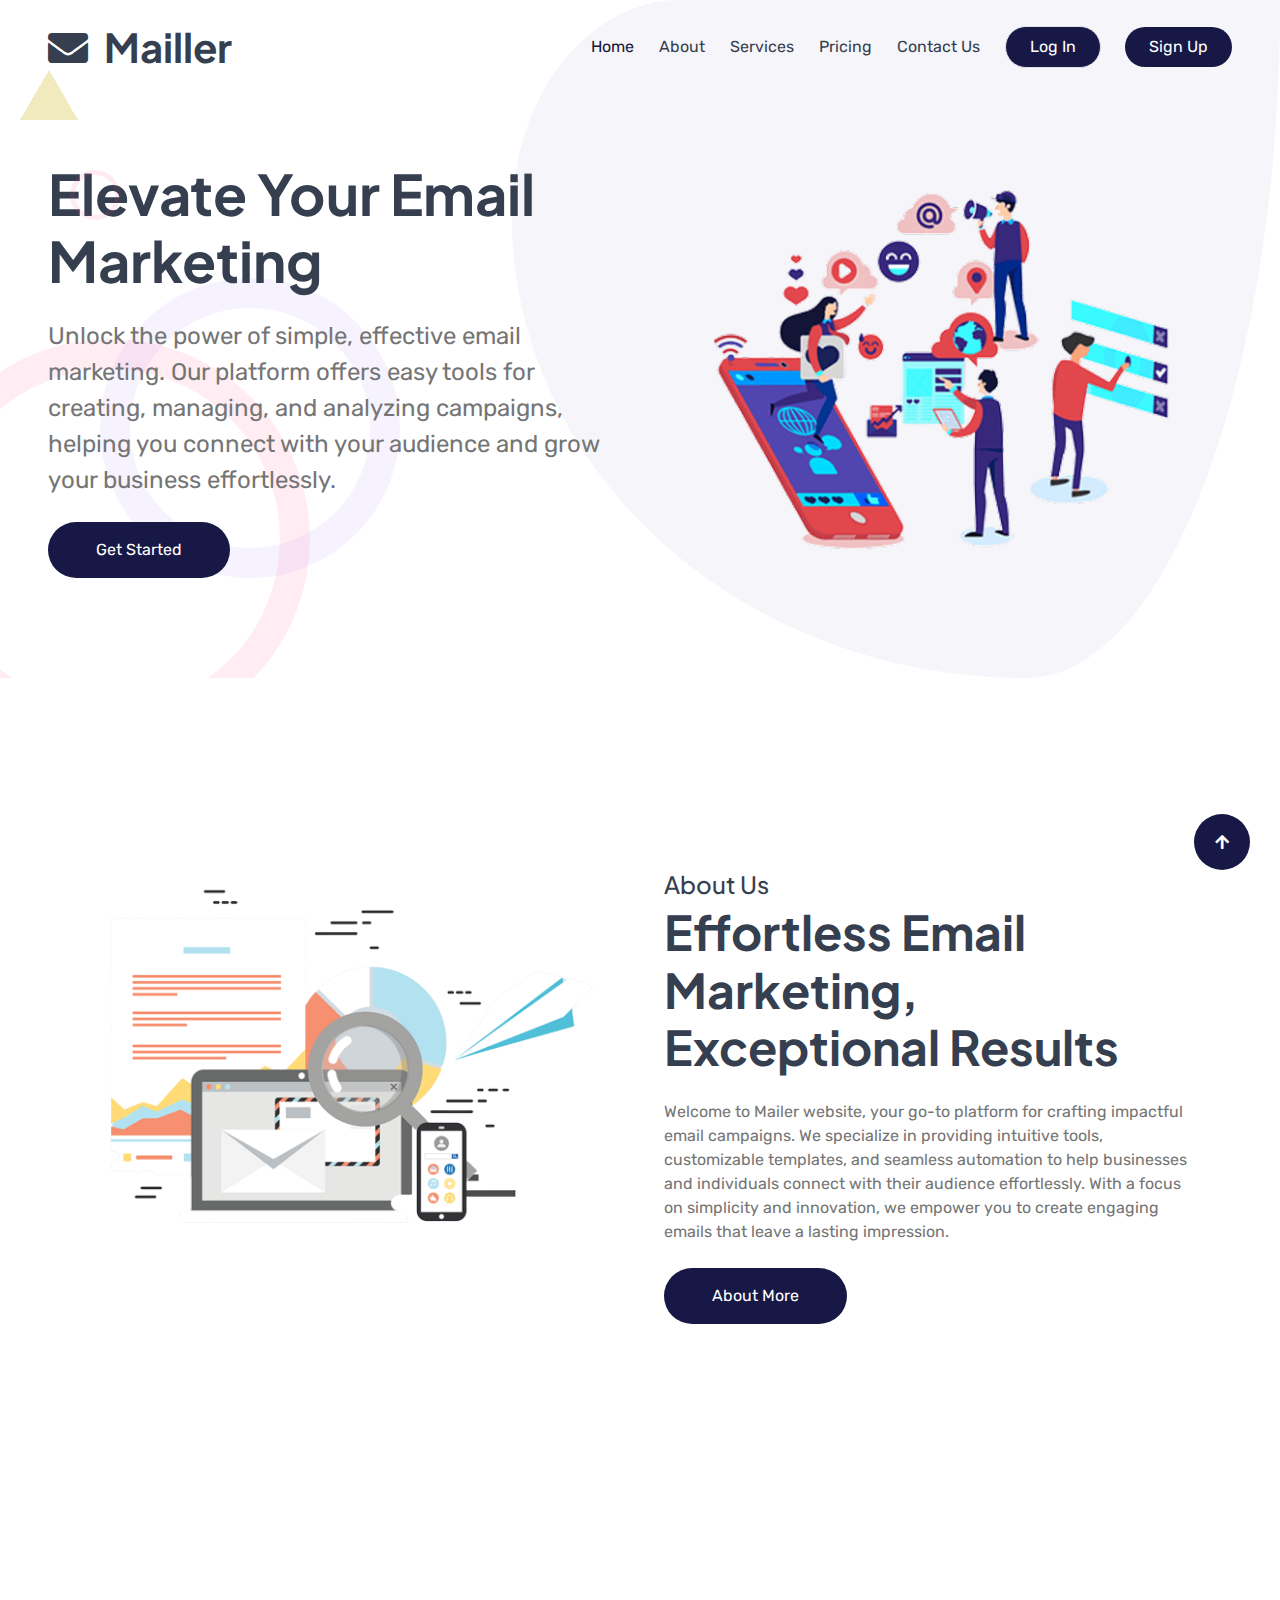
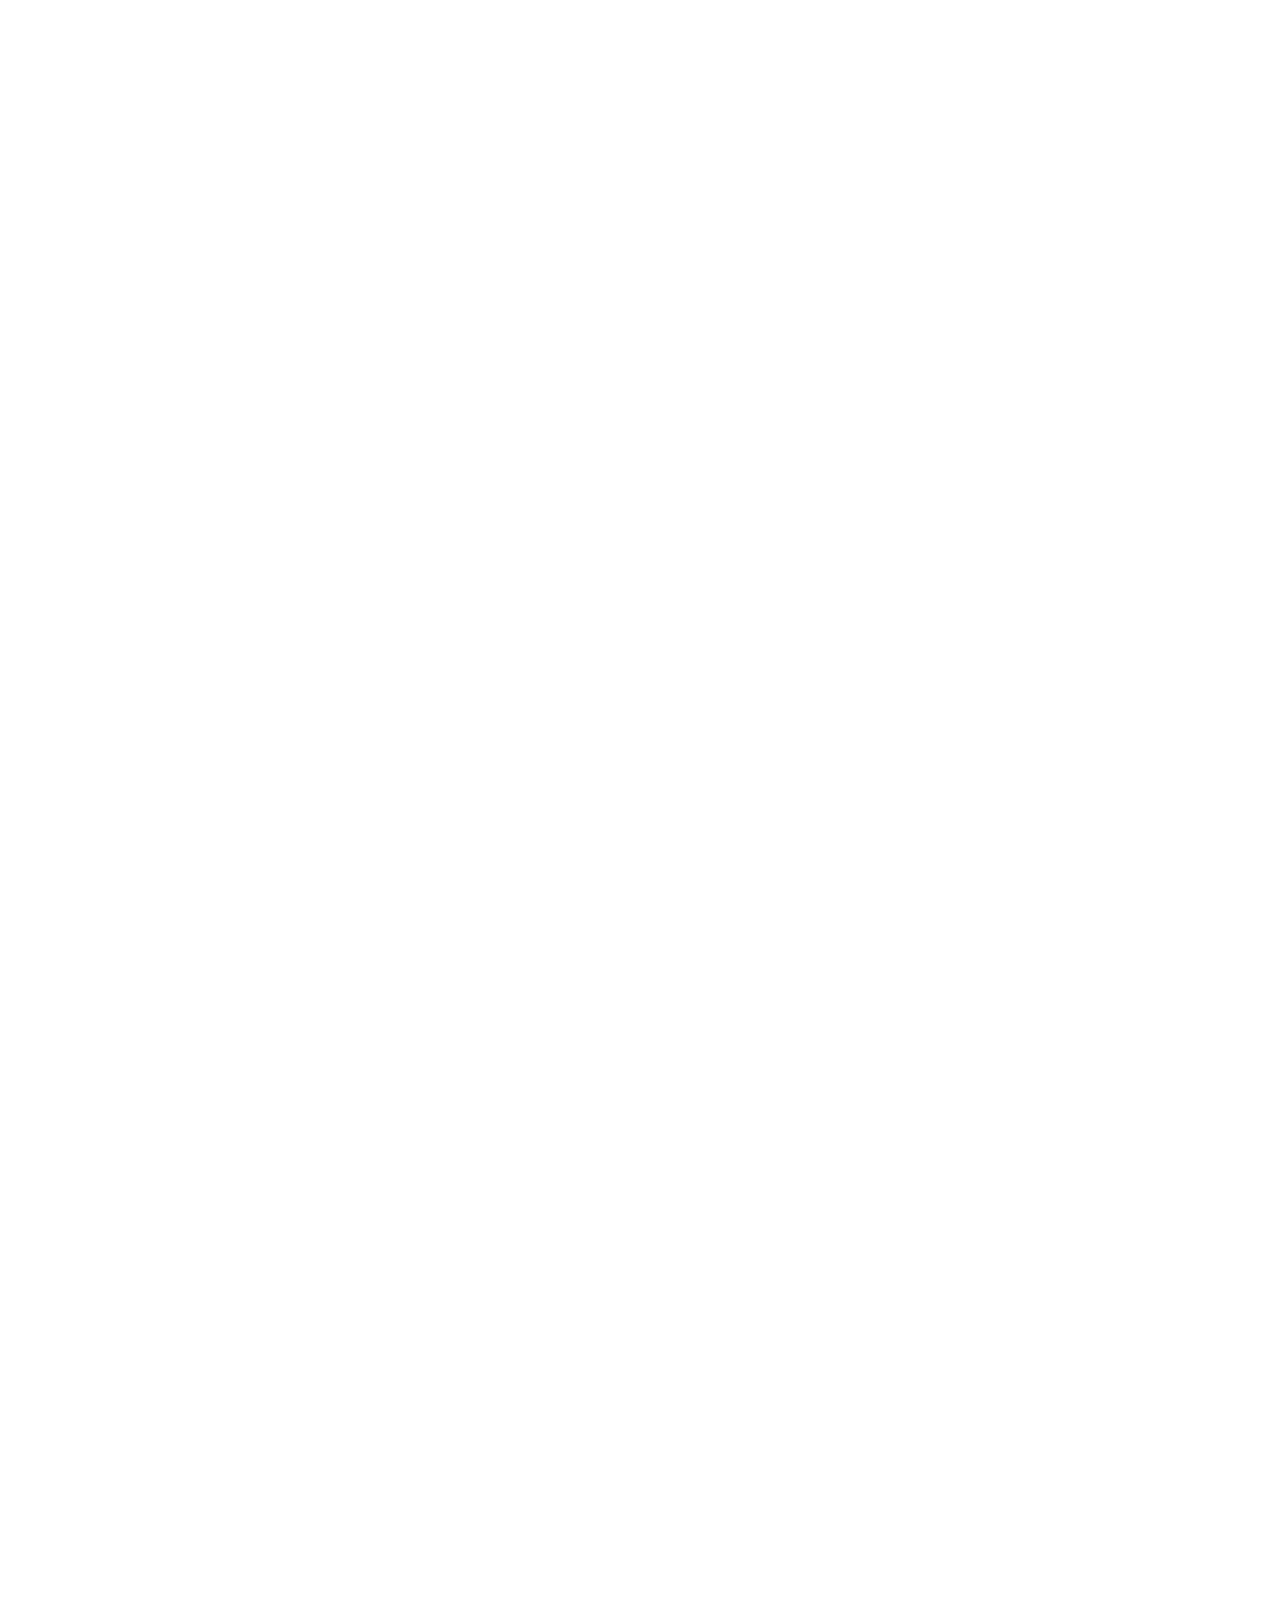
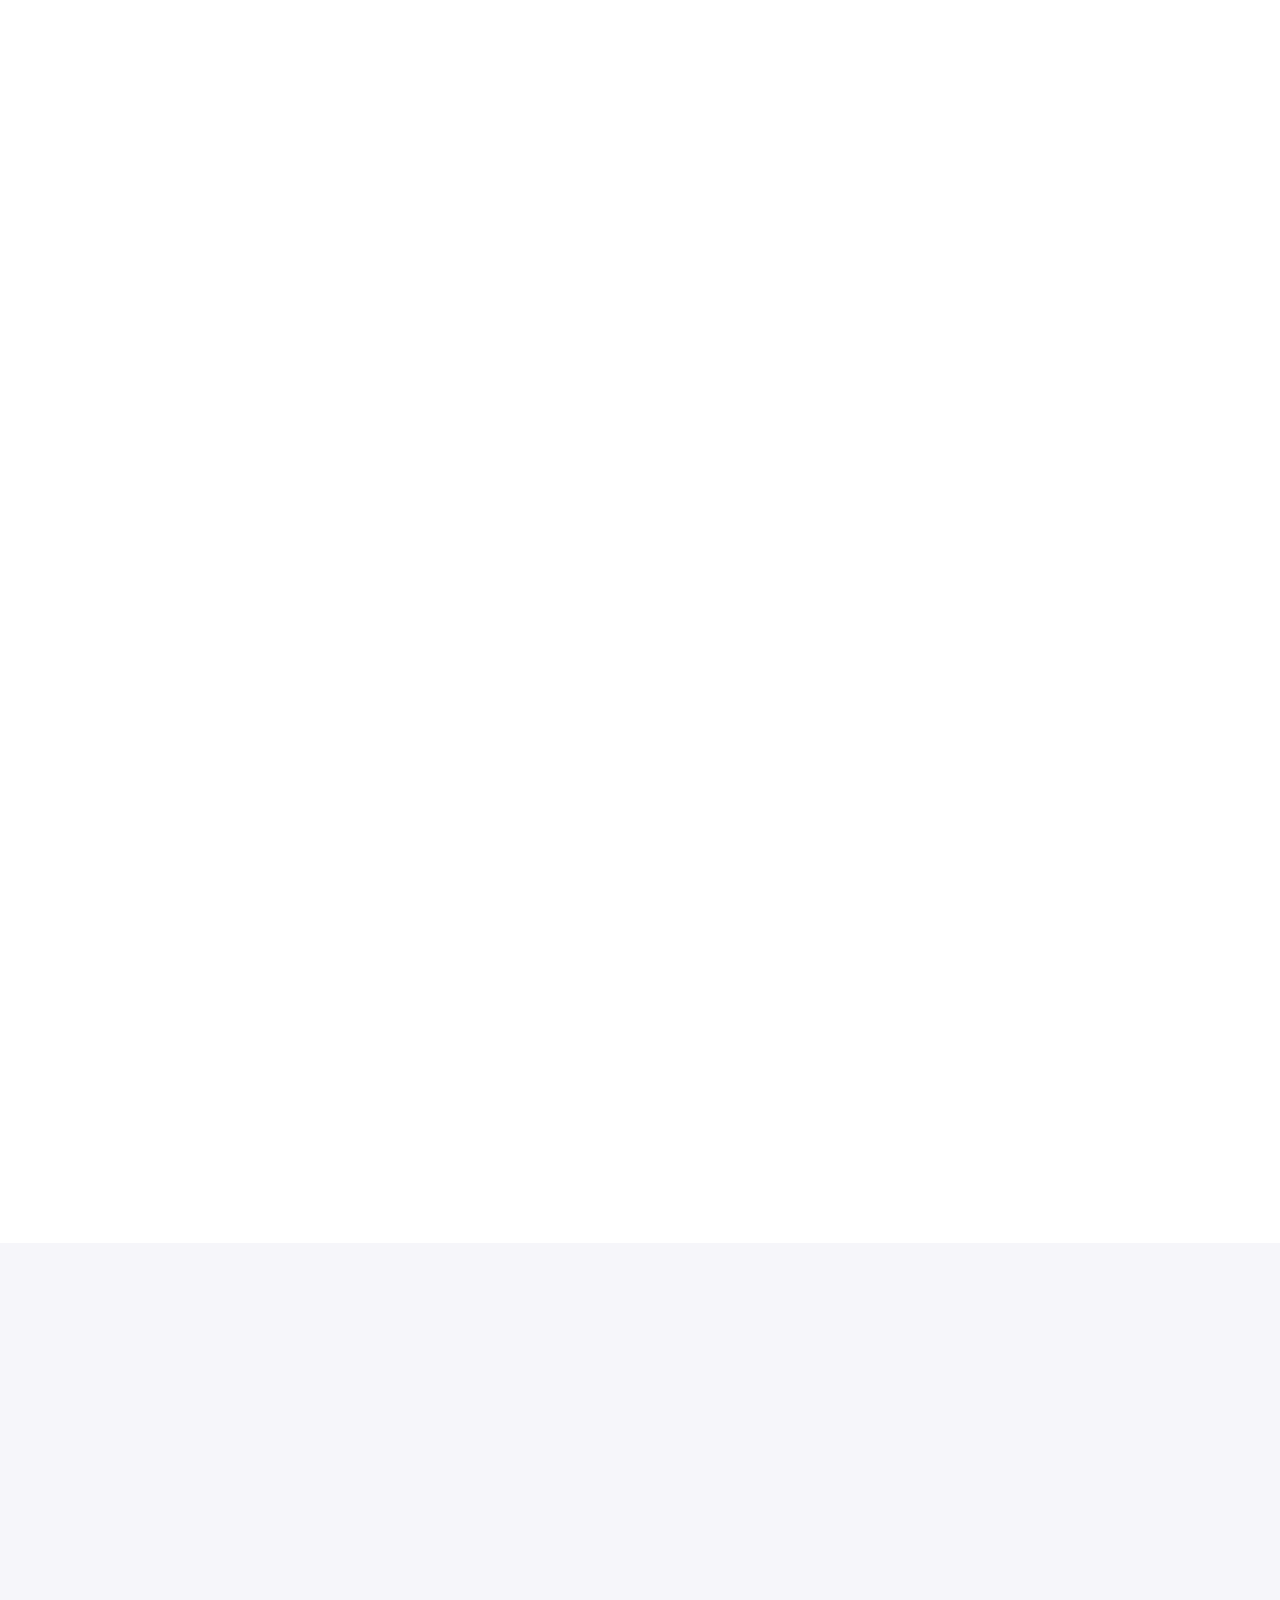
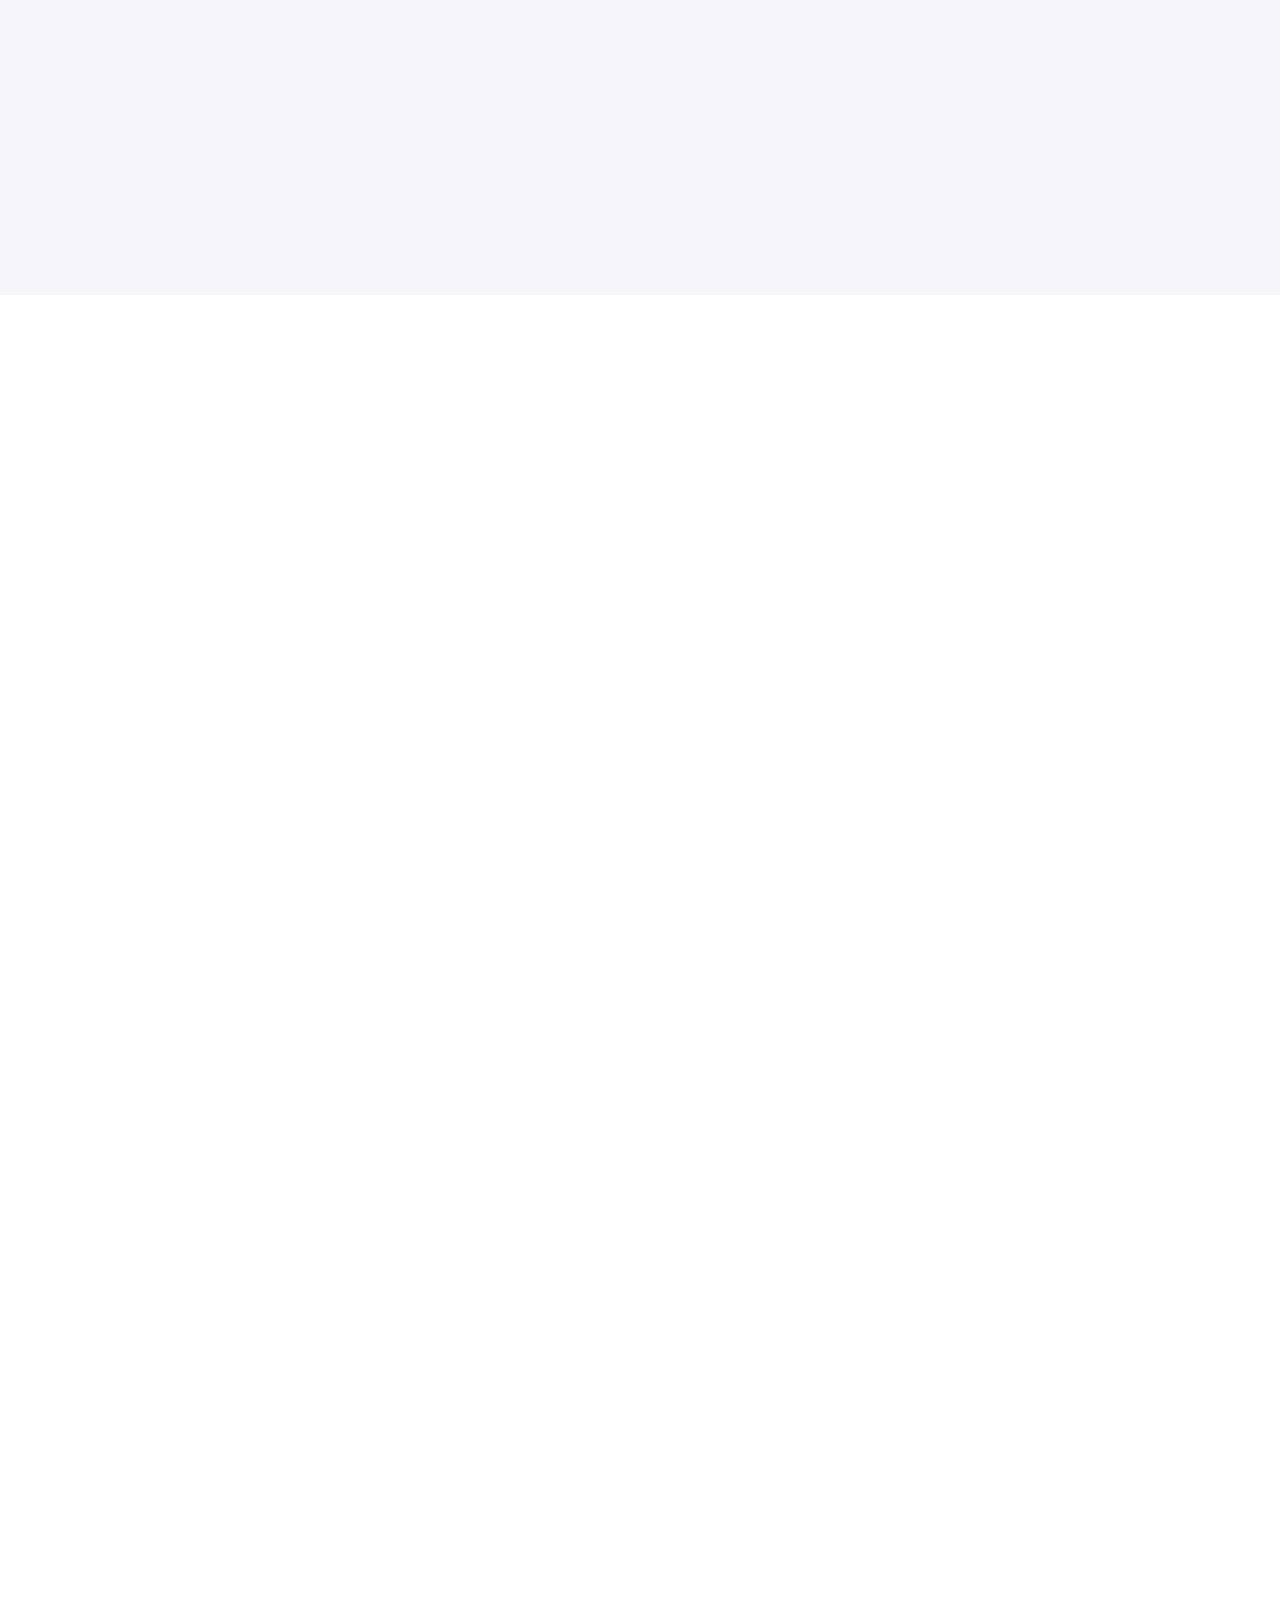
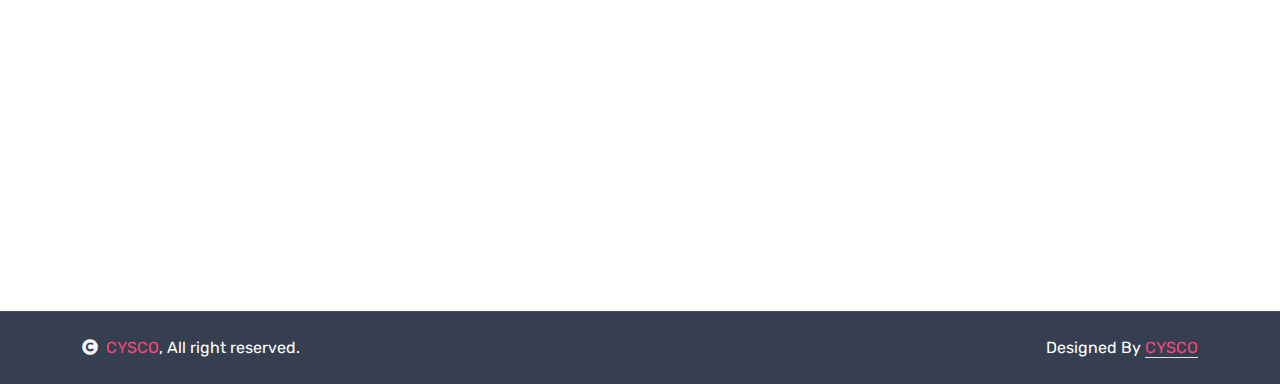
<file: Mailler-main/index.html>
<!DOCTYPE html>
<html lang="en">

    <head>
        <meta charset="utf-8">
        <title>Mailler - SaaS Website Template</title>
        <meta content="width=device-width, initial-scale=1.0" name="viewport">
        <meta content="" name="keywords">
        <meta content="" name="description">

        <!-- Google Web Fonts -->
        <link rel="preconnect" href="https://fonts.googleapis.com">
        <link rel="preconnect" href="https://fonts.gstatic.com" crossorigin>
        <link href="https://fonts.googleapis.com/css2?family=Plus+Jakarta+Sans:wght@500;600;700&family=Rubik:wght@400;500&display=swap" rel="stylesheet"> 

        <!-- Icon Font Stylesheet -->
        <link rel="stylesheet" href="https://use.fontawesome.com/releases/v5.15.4/css/all.css"/>
        <link href="https://cdn.jsdelivr.net/npm/bootstrap-icons@1.4.1/font/bootstrap-icons.css" rel="stylesheet">

        <!-- Libraries Stylesheet -->
        <link href="lib/animate/animate.min.css" rel="stylesheet">
        <link href="lib/owlcarousel/assets/owl.carousel.min.css" rel="stylesheet">
        <link href="lib/lightbox/css/lightbox.min.css" rel="stylesheet">


        <!-- Customized Bootstrap Stylesheet -->
        <link href="css/bootstrap.min.css" rel="stylesheet">

        <!-- Template Stylesheet -->
        <link href="css/style.css" rel="stylesheet">
    </head>

    <body>

        <!-- Spinner Start -->
        <div id="spinner" class="show bg-white position-fixed translate-middle w-100 vh-100 top-50 start-50 d-flex align-items-center justify-content-center">
            <div class="spinner-border text-primary" style="width: 3rem; height: 3rem;" role="status">
                <span class="sr-only">Loading...</span>
            </div>
        </div>
        <!-- Spinner End -->

       
        <!-- Navbar & Hero Start -->
        <div class="container-fluid header position-relative overflow-hidden p-0">
            <nav class="navbar navbar-expand-lg fixed-top navbar-light px-4 px-lg-5 py-3 py-lg-0">
                <a href="index.html" class="navbar-brand p-0">
                    <h1 class="display-6 m-0"><i class="fas fa-envelope me-3"></i>Mailler</h1>
                    <!-- <img src="img/logo.png" alt="Logo"> -->
                </a>
                <button class="navbar-toggler" type="button" data-bs-toggle="collapse" data-bs-target="#navbarCollapse">
                    <span class="fa fa-bars"></span>
                </button>
                <div class="collapse navbar-collapse" id="navbarCollapse">
                    <div class="navbar-nav ms-auto py-0">
                        <a href="index.html" class="nav-item nav-link active">Home</a>
                        <a href="about.html" class="nav-item nav-link">About</a>
                        <a href="service.html" class="nav-item nav-link">Services</a>
                        <a href="pricing.html" class="nav-item nav-link">Pricing</a>
                        <a href="contact.html" class="nav-item nav-link">Contact Us</a>
                    </div>
                    <a href="#" class="btn btn-light border rounded-pill  py-2 px-4 me-4">Log In</a>
                    <a href="#" class="btn btn-primary rounded-pill text-white py-2 px-4">Sign Up</a>
                </div>
            </nav>
           
            <!-- Header -->
            <div id="header"></div>

            <!-- Hero Header Start -->
            <!-- <div class="hero-header overflow-hidden px-5">
                <div class="rotate-img">
                    <img src="img/sty-1.png" class="img-fluid w-100" alt="">
                    <div class="rotate-sty-2"></div>
                </div>
                <div class="row gy-5 align-items-center">
                    <div class="col-lg-6 wow fadeInLeft" data-wow-delay="0.1s">
                        <h1 class="display-4 text-dark mb-4 wow fadeInUp" data-wow-delay="0.3s">Elevate Your Email Marketing</h1>
                        <p class="fs-4 mb-4 wow fadeInUp" data-wow-delay="0.5s">Unlock the power of simple, effective email marketing. Our platform offers easy tools for creating, managing, and analyzing campaigns, helping you connect with your audience and grow your business effortlessly.</p>
                        <a href="#" class="btn btn-primary rounded-pill py-3 px-5 wow fadeInUp" data-wow-delay="0.7s">Get Started</a>
                    </div>
                    <div class="col-lg-6 wow fadeInRight" data-wow-delay="0.2s">
                        <img src="img/hero-img-1.png" class="img-fluid w-100 h-100" alt="">
                    </div>
                </div>
            </div> -->
            <!-- Hero Header End -->
        </div>
        <!-- Navbar & Hero End -->


        <!-- About Start -->
        <div class="container-fluid overflow-hidden py-5"  style="margin-top: 6rem;">
            <div class="container py-5">
                <div class="row g-5">
                    <div class="col-lg-6 wow fadeInUp" data-wow-delay="0.1s">
                        <div class="RotateMoveLeft">
                            <img src="img/about-1.png" class="img-fluid w-100" alt="">
                        </div>
                    </div>
                    <div class="col-lg-6 wow fadeInUp" data-wow-delay="0.3s">
                        <h4 class="mb-1 ">About Us</h4>
                        <h1 class="display-5 mb-4">Effortless Email Marketing, Exceptional Results</h1>
                        <p class="mb-4">
                            Welcome to Mailer website, your go-to platform for crafting impactful email campaigns. We specialize in providing intuitive tools, customizable templates, and seamless automation to help businesses and individuals connect with their audience effortlessly. With a focus on simplicity and innovation, we empower you to create engaging emails that leave a lasting impression.</p>
                        <a href="#" class="btn btn-primary rounded-pill py-3 px-5">About More</a>
                    </div>
                </div>
            </div>
        </div>
        <!-- About End -->


        <!-- Service Start -->
        <div class="container-fluid service py-5">
            <div class="container py-5">
                <div class="text-center mx-auto mb-5 wow fadeInUp" data-wow-delay="0.1s" style="max-width: 900px;">
                    <h4 class="mb-1 ">Our Service</h4>
                    <h1 class="display-5 mb-4">What We Can Do For You</h1>
                    <p class="mb-0">
                        At Mailer Website we offer a comprehensive range of email marketing solutions to help you connect with your audience and achieve your goals.</p>
                </div>
                <div class="row g-4 justify-content-center">
                    <div class="col-md-6 col-lg-4 col-xl-3 wow fadeInUp" data-wow-delay="0.1s">
                        <div class="service-item text-center rounded p-4">
                            <div class="service-icon d-inline-block bg-light rounded p-4 mb-4"><i class="fas fa-mail-bulk fa-5x text-secondary"></i></div>
                            <div class="service-content">
                                <h4 class="mb-4">Custom Email Design</h4>
                                <p class="mb-4">
                                    Create visually stunning emails with our library of templates or request custom designs tailored to your brand.
                                </p>
                                <a href="#" class="btn btn-light rounded-pill py-2 px-4">Read More</a>
                            </div>
                        </div>
                    </div>
                    <div class="col-md-6 col-lg-4 col-xl-3 wow fadeInUp" data-wow-delay="0.3s">
                        <div class="service-item text-center rounded p-4">
                            <div class="service-icon d-inline-block bg-light rounded p-4 mb-4"><i class="fas fa-thumbs-up fa-5x text-secondary"></i></div>
                            <div class="service-content">
                                <h4 class="mb-4">Email Campaign Management </h4>
                                <p class="mb-4">
                                    Plan, execute, and track email campaigns with ease using our intuitive tools and automation features. </p>
                                <a href="#" class="btn btn-light rounded-pill  py-2 px-4">Read More</a>
                            </div>
                        </div>
                    </div>
                    <div class="col-md-6 col-lg-4 col-xl-3 wow fadeInUp" data-wow-delay="0.5s">
                        <div class="service-item text-center rounded p-4">
                            <div class="service-icon d-inline-block bg-light rounded p-4 mb-4"><i class="fa fa-subway fa-5x text-secondary"></i></div>
                            <div class="service-content">
                                <h4 class="mb-4">Personalization & Segmentation
                                </h4>
                                <p class="mb-4">Deliver targeted messages with advanced segmentation and personalization options to maximize engagement. </p>
                                <a href="#" class="btn btn-light rounded-pill  py-2 px-4">Read More</a>
                            </div>
                        </div>
                    </div>
                    <div class="col-md-6 col-lg-4 col-xl-3 wow fadeInUp" data-wow-delay="0.7s">
                        <div class="service-item text-center rounded p-4">
                            <div class="service-icon d-inline-block bg-light rounded p-4 mb-4"><i class="fas fa-sitemap fa-5x text-secondary"></i></div>
                            <div class="service-content">
                                <h4 class="mb-4">Automation & Scheduling                                </h4>
                                <p class="mb-4">Save time by automating recurring emails and scheduling campaigns to reach your audience at the perfect moment. </p>
                                <a href="#" class="btn btn-light rounded-pill  py-2 px-4">Read More</a>
                            </div>
                        </div>
                    </div>
                    <div class="col-md-6 col-lg-4 col-xl-3 wow fadeInUp" data-wow-delay="0.1s">
                        <div class="service-item text-center rounded p-4">
                            <div class="service-icon d-inline-block bg-light rounded p-4 mb-4"><i class="fas fa-mail-bulk fa-5x text-secondary"></i></div>
                            <div class="service-content">
                                <h4 class="mb-4">Analytics & Reporting</h4>
                                <p class="mb-4">Gain insights into campaign performance with detailed analytics on open rates, clicks, and conversions.</p>
                                <a href="#" class="btn btn-light rounded-pill  py-2 px-4">Read More</a>
                            </div>
                        </div>
                    </div>
                    <div class="col-md-6 col-lg-4 col-xl-3 wow fadeInUp" data-wow-delay="0.3s">
                        <div class="service-item text-center rounded p-4">
                            <div class="service-icon d-inline-block bg-light rounded p-4 mb-4"><i class="fas fa-thumbs-up fa-5x text-secondary"></i></div>
                            <div class="service-content">
                                <h4 class="mb-4">Integration Services</h4>
                                <p class="mb-4">Seamlessly integrate with CRM tools, e-commerce platforms, and social media for a unified marketing approach.  </p>
                                <a href="#" class="btn btn-light rounded-pill  py-2 px-4">Read More</a>
                            </div>
                        </div>
                    </div>
                    <div class="col-md-6 col-lg-4 col-xl-3 wow fadeInUp" data-wow-delay="0.5s">
                        <div class="service-item text-center rounded p-4">
                            <div class="service-icon d-inline-block bg-light rounded p-4 mb-4"><i class="fa fa-subway fa-5x text-secondary"></i></div>
                            <div class="service-content">
                                <h4 class="mb-4">Transactional Emails</h4>
                                <p class="mb-4">Ensure timely delivery of essential communications, such as order confirmations, receipts, and notifications. </p>
                                <a href="#" class="btn btn-light rounded-pill  py-2 px-4">Read More</a>
                            </div>
                        </div>
                    </div>
                    <div class="col-md-6 col-lg-4 col-xl-3 wow fadeInUp" data-wow-delay="0.7s">
                        <div class="service-item text-center rounded p-4">
                            <div class="service-icon d-inline-block bg-light rounded p-4 mb-4"><i class="fas fa-sitemap fa-5x text-secondary"></i></div>
                            <div class="service-content">
                                <h4 class="mb-4">Customer Support                                </h4>
                                <p class="mb-4">Rely on our dedicated team for guidance, troubleshooting, and expert advice whenever you need it. </p>
                                <a href="#" class="btn btn-light rounded-pill  py-2 px-4">Read More</a>
                            </div>
                        </div>
                    </div>
                </div>
            </div>
        </div>
        <!-- Service End -->


        <!-- Feature Start -->
        <div class="container-fluid feature overflow-hidden py-5">
            <div class="container py-5">
                <div class="text-center mx-auto mb-5 wow fadeInUp" data-wow-delay="0.1s" style="max-width: 900px;">
                    <h4 class="">Our Features</h4>
                    <h1 class="display-5 mb-4">"Must-Have Features for Email Marketing Success"</h1>
                    <p class="mb-0">
                        Email marketing relies on a user-friendly editor, advanced segmentation, automation, and analytics to create impactful campaigns.
                         With A/B testing, mobile responsiveness, and seamless integrations,
                         you can optimize performance while ensuring compliance with data privacy regulations.</p>
                </div>
                <div class="row g-4 justify-content-center text-center mb-5">
                    <div class="col-md-6 col-lg-4 col-xl-3 wow fadeInUp" data-wow-delay="0.1s">
                        <div class="text-center p-4">
                            <div class="d-inline-block rounded bg-light p-4 mb-4"><i class="fas fa-envelope fa-5x text-secondary"></i></div>
                            <div class="feature-content">
                                <a href="#" class="h4">User-Friendly Editor<i class="fa fa-long-arrow-alt-right"></i></a>
                                <p class="mt-4 mb-0">An intuitive drag-and-drop editor that allows easy creation of visually appealing emails without requiring coding skills.
                                </p>
                            </div>
                        </div>
                    </div>
                    <div class="col-md-6 col-lg-4 col-xl-3 wow fadeInUp" data-wow-delay="0.3s">
                        <div class="text-center p-4">
                            <div class="d-inline-block rounded bg-light p-4 mb-4"><i class="fas fa-mail-bulk fa-5x text-secondary"></i></div>
                            <div class="feature-content">
                                <a href="#" class="h4">Segmentation and Personalization <i class="fa fa-long-arrow-alt-right"></i></a>
                                <p class="mt-4 mb-0">The ability to divide your audience into targeted groups based on behavior, preferences, and enabling personalized messaging. </p>
                            </div>
                        </div>
                    </div>
                    <div class="col-md-6 col-lg-4 col-xl-3 wow fadeInUp" data-wow-delay="0.5s">
                        <div class="text-center rounded p-4">
                            <div class="d-inline-block rounded bg-light p-4 mb-4"><i class="fas fa-sitemap fa-5x text-secondary"></i></div>
                            <div class="feature-content">
                                <a href="#" class="h4">Automation and A/B Testing<i class="fa fa-long-arrow-alt-right"></i></a>
                                <p class="mt-4 mb-0">Tools for automating campaigns,testing variations (subject lines, content) to identify the best-performing strategies.</p>
                            </div>
                        </div>
                    </div>
                    <div class="col-md-6 col-lg-4 col-xl-3 wow fadeInUp" data-wow-delay="0.7s">
                        <div class="text-center rounded p-4">
                            <div class="d-inline-block rounded bg-light p-4 mb-4"><i class="fas fa-tasks fa-5x text-secondary"></i></div>
                            <div class="feature-content">
                                <a href="#" class="h4">Analytics and Compliance<i class="fa fa-long-arrow-alt-right"></i></a>
                                <p class="mt-4 mb-0">Detailed performance tracking, alongside features ensuring compliance with data privacy laws like GDPR and CAN-SPAM.</p>
                            </div>
                        </div>
                    </div>
                    <div class="col-12 wow fadeInUp" data-wow-delay="0.1s">
                        <div class="my-3">
                            <a href="#" class="btn btn-primary d-inline rounded-pill px-5 py-3">More Features</a>
                        </div>
                    </div>
                </div>
                <div class="row g-5 pt-5" style="margin-top: 6rem;">
                    <div class="col-lg-6 wow fadeInLeft" data-wow-delay="0.1s">
                        <div class="feature-img RotateMoveLeft h-100" style="object-fit: cover;">
                            <img src="img/features-1.png" class="img-fluid w-100 h-100" alt="">
                        </div>
                    </div>
                    <div class="col-lg-6 wow fadeInRight" data-wow-delay="0.1s">
                        <h4 class="">Fearutes</h4>
                        <h1 class="display-5 mb-4">Push Your Visitors Into Happy Customers</h1>
                        <p class="mb-4">Convert visitors into loyal customers by offering personalized, engaging experiences. Use email marketing, automation,
                             and data insights to connect at the right time and provide value, building trust and driving long-term success.</p>
                        <div class="row g-4">
                            <div class="col-6">
                                <div class="d-flex">
                                    <i class="fas fa-newspaper fa-4x text-secondary"></i>
                                    <div class="d-flex flex-column ms-3">
                                        <h2 class="mb-0 fw-bold">285</h2>
                                        <small class="text-dark">Created Projects</small>
                                    </div>
                                </div>
                            </div>
                            <div class="col-6">
                                <div class="d-flex">
                                    <i class="fas fa-users fa-4x text-secondary"></i>
                                    <div class="d-flex flex-column ms-3">
                                        <h2 class="mb-0 fw-bold">6560</h2>
                                        <small class="text-dark">Happy Clients</small>
                                    </div>
                                </div>
                            </div>
                        </div>
                        <div class="my-4">
                            <a href="#" class="btn btn-primary rounded-pill py-3 px-5">Read More</a>
                        </div>
                    </div>
                </div>
            </div>
        </div>
        <!-- Feature End -->


        <!-- FAQ Start -->
        <div class="container-fluid FAQ bg-light overflow-hidden py-5">
            <div class="container py-5">
                <div class="row g-5 align-items-center">
                    <div class="col-lg-6 wow fadeInLeft" data-wow-delay="0.1s">
                       <div class="accordion" id="accordionExample">
                            <div class="accordion-item border-0 mb-4">
                                <h2 class="accordion-header" id="headingOne">
                                    <button class="accordion-button rounded-top" type="button" data-bs-toggle="collapse" data-bs-target="#collapseOne" aria-expanded="true" aria-controls="collapseTOne">
                                        Why did you choose Our Email Services?
                                    </button>
                                </h2>
                                <div id="collapseOne" class="accordion-collapse collapse show" aria-labelledby="headingOne" data-bs-parent="#accordionExample">
                                    <div class="accordion-body my-2">
                                        <h5>"Why I Chose Your Email Services"</h5>
                                        <p>"I chose your email services because of your user-friendly editor, robust automation tools, 
                                            and advanced analytics that make campaign management seamless. The integration capabilities and focus on data privacy
                                             compliance align perfectly with my needs for efficient, secure, and impactful email marketing. Additionally, your
                                              reputation for delivering reliable results and responsive customer support made the decision easy."</p>
                                    </div>
                                </div>
                            </div>
                            <div class="accordion-item border-0 mb-4">
                                <h2 class="accordion-header" id="headingTwo">
                                    <button class="accordion-button collapsed rounded-top" type="button" data-bs-toggle="collapse" data-bs-target="#collapseTwo" aria-expanded="false" aria-controls="collapseTwo">
                                        Are there any hidden charges? 
                                    </button>
                                </h2>
                                <div id="collapseTwo" class="accordion-collapse collapse" aria-labelledby="headingTwo" data-bs-parent="#accordionExample">
                                    <div class="accordion-body my-2">
                                        <h5>"Are There Any Hidden Charges?"</h5>
                                        <p>This straightforward heading works well for addressing the topic clearly and directly.</p>
                                    </div>
                                </div>
                            </div>
                            <div class="accordion-item border-0">
                                <h2 class="accordion-header" id="headingThree">
                                    <button class="accordion-button collapsed rounded-top" type="button" data-bs-toggle="collapse" data-bs-target="#collapseThree" aria-expanded="false" aria-controls="collapseThree">
                                        What are the key challenges of email marketing?
                                    </button>
                                </h2>
                                <div id="collapseThree" class="accordion-collapse collapse" aria-labelledby="headingThree" data-bs-parent="#accordionExample">
                                    <div class="accordion-body my-2">
                                        <h5>Key Challenges of Email Marketing</h5>
                                        <p> Email marketing faces challenges like ensuring deliverability to avoid spam filters, engaging audiences in crowded inboxes, and complying with data privacy regulations like GDPR. Managing clean subscriber lists, creating personalized content for diverse audiences, and accurately tracking metrics to measure ROI are also critical hurdles marketers must overcome for successful campaigns.</p>
                                    </div>
                                </div>
                            </div>
                       </div>
                    </div>
                    <div class="col-lg-6 wow fadeInRight" data-wow-delay="0.3s">
                        <div class="FAQ-img RotateMoveRight rounded">
                            <img src="img/about-1.png" class="img-fluid w-100" alt="">
                        </div>
                    </div>
                </div>
            </div>
        </div>
        <!-- FAQ End -->


        <!-- Pricing Start -->
        <div class="container-fluid price py-5">
            <div class="container py-5">
                <div class="text-center mx-auto mb-5 wow fadeInUp" data-wow-delay="0.1s" style="max-width: 900px;">
                    <h4 class="">Pricing Plan</h4>
                    <h1 class="display-5 mb-4">Not Sure Which Plan Is For You?</h1>
                    <p class="mb-0">
                        We offer flexible pricing plans to suit businesses of all sizes. From the Basic Plan for small businesses, to the Professional Plan for growth, and the Enterprise Plan for large businesses with advanced features. Each plan ensures seamless integration and security. Need help choosing? Our support team is ready to assist!</p>
                </div>
                <div class="row g-5 justify-content-center">
                    <div class="col-md-6 col-lg-6 col-xl-4 wow fadeInUp" data-wow-delay="0.1s">
                        <div class="price-item bg-light rounded text-center">
                            <div class="text-center text-dark border-bottom d-flex flex-column justify-content-center p-4" style="width: 100%; height: 160px;">
                                <p class="fs-2 fw-bold text-uppercase mb-0">BASIC</p>
                                <div class="d-flex justify-content-center">
                                    <strong class="align-self-start">$</strong>
                                    <p class="mb-0"><span class="display-5">00</span>/mo</p>
                                </div>                        
                            </div>
                            <div class="text-start p-5">
                                <p><i class="fas fa-check text-success me-1"></i> Limited Acess Library</p>
                                <p><i class="fas fa-check text-success me-1"></i> Customer Support</p>
                                <p><i class="fas fa-check text-success me-1"></i> Pre-built Email Templates</p>
                                <p><i class="fas fa-check text-success me-1"></i> Reporting & Analytics</p>
                                <p><i class="fas fa-check text-success me-1"></i> Forms & Landing Pages</p>
                                <p><i class="fas fa-check text-success me-1"></i> A/B Testing</p>
                                <p><i class="fas fa-check text-success me-1"></i> Email Scheduling</p>
                                <p><i class="fas fa-check text-success me-1"></i> Automated Customer Journeys</p>
                                <p><i class="fas fa-times text-danger me-1"></i> Creative Assistant</p>
                                <p class="mb-4"><i class="fas fa-times text-danger me-1"></i> Role-based Access</p>
                                <button class="btn btn-light rounded-pill py-2 px-5" type="button">Get Started</button>
                            </div>
                        </div>
                    </div>
                    <div class="col-md-6 col-lg-6 col-xl-4 wow fadeInUp" data-wow-delay="0.3s">
                        <div class="price-item bg-light rounded text-center">
                            <div class="pice-item-offer">Popular</div>
                            <div class="text-center text-primary border-bottom d-flex flex-column justify-content-center p-4" style="width: 100%; height: 160px;">
                                <p class="fs-2 fw-bold text-uppercase mb-0">Standard</p>
                                <div class="d-flex justify-content-center">
                                    <strong class="align-self-start">$</strong>
                                    <p class="mb-0"><span class="display-5">23</span>/mo</p>
                                </div>                        
                            </div>
                            <div class="text-start p-5">
                                <p><i class="fas fa-check text-success me-1"></i> Limited Acess Library</p>
                                <p><i class="fas fa-check text-success me-1"></i> Customer Support</p>
                                <p><i class="fas fa-check text-success me-1"></i> Pre-built Email Templates</p>
                                <p><i class="fas fa-check text-success me-1"></i> Reporting & Analytics</p>
                                <p><i class="fas fa-check text-success me-1"></i> Forms & Landing Pages</p>
                                <p><i class="fas fa-check text-success me-1"></i> A/B Testing</p>
                                <p><i class="fas fa-check text-success me-1"></i> Email Scheduling</p>
                                <p><i class="fas fa-check text-success me-1"></i> Automated Customer Journeys</p>
                                <p><i class="fas fa-times text-danger me-1"></i> Creative Assistant</p>
                                <p class="mb-4"><i class="fas fa-times text-danger me-1"></i> Role-based Access</p>
                                <button class="btn btn-light rounded-pill py-2 px-5" type="button">Get Started</button>
                            </div>
                        </div>
                    </div>
                    <div class="col-md-6 col-lg-6 col-xl-4 wow fadeInUp" data-wow-delay="0.5s">
                        <div class="price-item bg-light rounded text-center">
                            <div class="text-center text-secondary border-bottom d-flex flex-column justify-content-center p-4" style="width: 100%; height: 160px;">
                                <p class="fs-2 fw-bold text-uppercase mb-0">Premium</p>
                                <div class="d-flex justify-content-center">
                                    <strong class="align-self-start">$</strong>
                                    <p class="mb-0"><span class="display-5">49</span>/mo</p>
                                </div>                        
                            </div>
                            <div class="text-start p-5">
                                <p><i class="fas fa-check text-success me-1"></i> Limited Acess Library</p>
                                <p><i class="fas fa-check text-success me-1"></i> Customer Support</p>
                                <p><i class="fas fa-check text-success me-1"></i> Pre-built Email Templates</p>
                                <p><i class="fas fa-check text-success me-1"></i> Reporting & Analytics</p>
                                <p><i class="fas fa-check text-success me-1"></i> Forms & Landing Pages</p>
                                <p><i class="fas fa-check text-success me-1"></i> A/B Testing</p>
                                <p><i class="fas fa-check text-success me-1"></i> Email Scheduling</p>
                                <p><i class="fas fa-check text-success me-1"></i> Automated Customer Journeys</p>
                                <p><i class="fas fa-times text-danger me-1"></i> Creative Assistant</p>
                                <p class="mb-4"><i class="fas fa-times text-danger me-1"></i> Role-based Access</p>
                                <button class="btn btn-light rounded-pill py-2 px-5" type="button">Get Started</button>
                            </div>
                        </div>
                    </div>
                </div>
            </div>
        </div>
        <!-- Pricing End -->


        <!-- Blog Start -->
        <!-- <div class="container-fluid blog py-5">
            <div class="container py-5">
                <div class="text-center mx-auto mb-5 wow fadeInUp" data-wow-delay="0.1s" style="max-width: 900px;">
                    <h4 class="text-primary">Our Blog</h4>
                    <h1 class="display-5 mb-4">Join Us For New Blog</h1>
                    <p class="mb-0">Dolor sit amet consectetur, adipisicing elit. Ipsam, beatae maxime. Vel animi eveniet doloremque reiciendis soluta iste provident non rerum illum perferendis earum est architecto dolores vitae quia vero quod incidunt culpa corporis, porro doloribus. Voluptates nemo doloremque cum.
                    </p>
                </div>
                <div class="row g-4 justify-content-center">
                    <div class="col-md-6 col-lg-4 col-xl-3 wow fadeInUp" data-wow-delay="0.1s">
                        <div class="blog-item">
                            <div class="blog-img">
                                <img src="img/blog-1.png" class="img-fluid w-100" alt="">
                                <div class="blog-info">
                                    <span><i class="fa fa-clock"></i> Dec 01.2024</span>
                                    <div class="d-flex">
                                        <span class="me-3"> 3 <i class="fa fa-heart"></i></span>
                                        <a href="#" class="text-white">0 <i class="fa fa-comment"></i></a>
                                    </div>
                                </div>
                            </div>
                            <div class="blog-content text-dark border p-4 ">
                                <h5 class="mb-4">Dolor, sit amet consectetur adipisicing</h5>
                                <p class="mb-4">Lorem ipsum dolor sit amet consectur adip sed eiusmod amet consectur adip.</p>
                                <a class="btn btn-light rounded-pill py-2 px-4" href="#">Read More</a>
                            </div>
                        </div>
                    </div>
                    <div class="col-md-6 col-lg-4 col-xl-3 wow fadeInUp" data-wow-delay="0.3s">
                        <div class="blog-item">
                            <div class="blog-img">
                                <img src="img/blog-2.png" class="img-fluid w-100" alt="">
                                <div class="blog-info">
                                    <span><i class="fa fa-clock"></i> Dec 01.2024</span>
                                    <div class="d-flex">
                                        <span class="me-3"> 3 <i class="fa fa-heart"></i></span>
                                        <a href="#" class="text-white">0 <i class="fa fa-comment"></i></a>
                                    </div>
                                </div>
                            </div>
                            <div class="blog-content text-dark border p-4 ">
                                <h5 class="mb-4">Dolor, sit amet consectetur adipisicing</h5>
                                <p class="mb-4">Lorem ipsum dolor sit amet consectur adip sed eiusmod amet consectur adip.</p>
                                <a class="btn btn-light rounded-pill py-2 px-4" href="#">Read More</a>
                            </div>
                        </div>
                    </div>
                    <div class="col-md-6 col-lg-4 col-xl-3 wow fadeInUp" data-wow-delay="0.5s">
                        <div class="blog-item">
                            <div class="blog-img">
                                <img src="img/blog-3.png" class="img-fluid w-100" alt="">
                                <div class="blog-info">
                                    <span><i class="fa fa-clock"></i> Dec 01.2024</span>
                                    <div class="d-flex">
                                        <span class="me-3"> 3 <i class="fa fa-heart"></i></span>
                                        <a href="#" class="text-white">0 <i class="fa fa-comment"></i></a>
                                    </div>
                                </div>
                            </div>
                            <div class="blog-content text-dark border p-4 ">
                                <h5 class="mb-4">Dolor, sit amet consectetur adipisicing</h5>
                                <p class="mb-4">Lorem ipsum dolor sit amet consectur adip sed eiusmod amet consectur adip.</p>
                                <a class="btn btn-light rounded-pill py-2 px-4" href="#">Read More</a>
                            </div>
                        </div>
                    </div>
                    <div class="col-md-6 col-lg-4 col-xl-3 wow fadeInUp" data-wow-delay="0.7s">
                        <div class="blog-item">
                            <div class="blog-img">
                                <img src="img/blog-4.png" class="img-fluid w-100" alt="">
                                <div class="blog-info">
                                    <span><i class="fa fa-clock"></i> Dec 01.2024</span>
                                    <div class="d-flex">
                                        <span class="me-3"> 3 <i class="fa fa-heart"></i></span>
                                        <a href="#" class="text-white">0 <i class="fa fa-comment"></i></a>
                                    </div>
                                </div>
                            </div>
                            <div class="blog-content text-dark border p-4 ">
                                <h5 class="mb-4">Dolor, sit amet consectetur adipisicing</h5>
                                <p class="mb-4">Lorem ipsum dolor sit amet consectur adip sed eiusmod amet consectur adip.</p>
                                <a class="btn btn-light rounded-pill py-2 px-4" href="#">Read More</a>
                            </div>
                        </div>
                    </div>
                </div>
            </div>
        </div> -->
        <!-- Blog End -->


        <!-- Testimonial Start -->
        <!-- <div class="container-fluid testimonial py-5">
            <div class="container py-5">
                <div class="text-center mx-auto mb-5 wow fadeInUp" data-wow-delay="0.1s" style="max-width: 900px;">
                    <h4 class="text-primary">Testimonial</h4>
                    <h1 class="display-5 mb-4">What Our Client Say About Us</h1>
                    <p class="mb-0">Dolor sit amet consectetur, adipisicing elit. Ipsam, beatae maxime. Vel animi eveniet doloremque reiciendis soluta iste provident non rerum illum perferendis earum est architecto dolores vitae quia vero quod incidunt culpa corporis, porro doloribus. Voluptates nemo doloremque cum.
                    </p>
                </div>
                <div class="testimonial-carousel owl-carousel wow zoomInDown" data-wow-delay="0.2s">
                    <div class="testimonial-item" data-dot="<img class='img-fluid' src='img/testimonial-img-1.jpg' alt=''>">
                        <div class="testimonial-inner text-center p-5">
                            <div class="d-flex align-items-center justify-content-center mb-4">
                                <div class="testimonial-inner-img border border-primary border-3 me-4" style="width: 100px; height: 100px; border-radius: 50%;">
                                    <img src="img/testimonial-img-1.jpg" class="img-fluid rounded-circle" alt="">
                                </div>
                                <div>
                                    <h5 class="mb-2">John Abraham</h5>
                                    <p class="mb-0">New York, USA</p>
                                </div>
                            </div>
                            <p class="fs-7">Lorem ipsum dolor, sit amet consectetur adipisicing elit. Asperiores nemo facilis tempora esse explicabo sed! Dignissimos quia ullam pariatur blanditiis sed voluptatum. Totam aut quidem laudantium tempora. Minima, saepe earum!
                            </p>
                            <div class="text-center">
                                <div class="d-flex justify-content-center">
                                    <i class="fas fa-star text-primary"></i>
                                    <i class="fas fa-star text-primary"></i>
                                    <i class="fas fa-star text-primary"></i>
                                    <i class="fas fa-star text-primary"></i>
                                    <i class="fas fa-star text-primary"></i>
                                </div>
                            </div>
                        </div>
                    </div>
                    <div class="testimonial-item" data-dot="<img class='img-fluid' src='img/testimonial-img-2.jpg' alt=''>">
                        <div class="testimonial-inner text-center p-5">
                            <div class="d-flex align-items-center justify-content-center mb-4">
                                <div class="testimonial-inner-img border border-primary border-3 me-4" style="width: 100px; height: 100px; border-radius: 50%;">
                                    <img src="img/testimonial-img-2.jpg" class="img-fluid rounded-circle" alt="">
                                </div>
                                <div>
                                    <h5 class="mb-2">John Abraham</h5>
                                    <p class="mb-0">New York, USA</p>
                                </div>
                            </div>
                            <p class="fs-7">Lorem ipsum dolor, sit amet consectetur adipisicing elit. Asperiores nemo facilis tempora esse explicabo sed! Dignissimos quia ullam pariatur blanditiis sed voluptatum. Totam aut quidem laudantium tempora. Minima, saepe earum!
                            </p>
                            <div class="text-center">
                                <div class="d-flex justify-content-center">
                                    <i class="fas fa-star text-primary"></i>
                                    <i class="fas fa-star text-primary"></i>
                                    <i class="fas fa-star text-primary"></i>
                                    <i class="fas fa-star text-primary"></i>
                                    <i class="fas fa-star text-primary"></i>
                                </div>
                            </div>
                        </div>
                    </div>
                    <div class="testimonial-item" data-dot="<img class='img-fluid' src='img/testimonial-img-3.jpg' alt=''>">
                        <div class="testimonial-inner text-center p-5">
                            <div class="d-flex align-items-center justify-content-center mb-4">
                                <div class="testimonial-inner-img border border-primary border-3 me-4" style="width: 100px; height: 100px; border-radius: 50%;">
                                    <img src="img/testimonial-img-3.jpg" class="img-fluid rounded-circle" alt="">
                                </div>
                                <div>
                                    <h5 class="mb-2">John Abraham</h5>
                                    <p class="mb-0">New York, USA</p>
                                </div>
                            </div>
                            <p class="fs-7">Lorem ipsum dolor, sit amet consectetur adipisicing elit. Asperiores nemo facilis tempora esse explicabo sed! Dignissimos quia ullam pariatur blanditiis sed voluptatum. Totam aut quidem laudantium tempora. Minima, saepe earum!
                            </p>
                            <div class="text-center">
                                <div class="d-flex justify-content-center">
                                    <i class="fas fa-star text-primary"></i>
                                    <i class="fas fa-star text-primary"></i>
                                    <i class="fas fa-star text-primary"></i>
                                    <i class="fas fa-star text-primary"></i>
                                    <i class="fas fa-star text-primary"></i>
                                </div>
                            </div>
                        </div>
                    </div>
                </div>
            </div>
        </div> -->
        <!-- Testimonial End


      Footer Start -->
        <!-- <div class="container-fluid footer py-5 wow fadeIn" data-wow-delay="0.2s">
            <div class="container py-5">
                <div class="row g-5">
                    <div class="col-md-6 col-lg-6 col-xl-3">
                        <div class="footer-item d-flex flex-column">
                            <h4 class="text-dark mb-4">Company</h4>
                            <a href=""> Why Mailler?</a>
                            <a href=""> Our Features</a>
                            <a href=""> Our Portfolio</a>
                            <a href=""> About Us</a>
                            <a href=""> Our Blog & News</a>
                            <a href=""> Get In Touch</a>
                        </div>
                    </div>
                    <div class="col-md-6 col-lg-6 col-xl-3">
                        <div class="footer-item d-flex flex-column">
                            <h4 class="mb-4 text-dark">Quick Links</h4>
                            <a href=""> About Us</a>
                            <a href=""> Contact Us</a>
                            <a href=""> Privacy Policy</a>
                            <a href=""> Terms & Conditions</a>
                            <a href=""> Our Blog & News</a>
                            <a href=""> Our Team</a>
                        </div>
                    </div>
                    <div class="col-md-6 col-lg-6 col-xl-3">
                        <div class="footer-item d-flex flex-column">
                            <h4 class="mb-4 text-dark">Services</h4>
                            <a href=""> All Services</a>
                            <a href=""> Promotional Emails</a>
                            <a href=""> Product Updates</a>
                            <a href=""> Email Marketing</a>
                            <a href=""> Acquistion Emails</a>
                            <a href=""> Retention Emails</a>
                        </div>
                    </div>
                    <div class="col-md-6 col-lg-6 col-xl-3">
                        <div class="footer-item d-flex flex-column">
                            <h4 class="mb-4 text-dark">Contact Info</h4>
                            <a href=""><i class="fa fa-map-marker-alt me-2"></i> 123 Street, New York, USA</a>
                            <a href=""><i class="fas fa-envelope me-2"></i> info@example.com</a>
                            <a href=""><i class="fas fa-phone me-2"></i> +012 345 67890</a>
                            <a href="" class="mb-3"><i class="fas fa-print me-2"></i> +012 345 67890</a>
                            <div class="d-flex align-items-center">
                                <i class="fas fa-share fa-2x text-secondary me-2"></i>
                                <a class="btn-square btn btn-primary text-white rounded-circle mx-1" href=""><i class="fab fa-facebook-f"></i></a>
                                <a class="btn-square btn btn-primary text-white rounded-circle mx-1" href=""><i class="fab fa-twitter"></i></a>
                                <a class="btn-square btn btn-primary text-white rounded-circle mx-1" href=""><i class="fab fa-instagram"></i></a>
                                <a class="btn-square btn btn-primary text-white rounded-circle mx-1" target="_blank" href="https://www.linkedin.com/company/cysco09/posts/?feedView=all"><i class="fab fa-linkedin-in"></i></a>
                            </div>
                        </div>
                    </div>
                </div>
            </div>
        </div> -->
        <!-- Footer End -->

        
        <!-- Copyright Start -->
        <!-- <div class="container-fluid copyright py-4">
            <div class="container ">
                <div class="row g-4 align-items-center">
                    <div class="col-md-6 text-center text-md-start mb-md-0">
                        <span class="text-white"><a href="https://www.cysco.in/"><i class="fas fa-copyright text-light me-2"></i>CYSCO</a>, All right reserved.</span>
                    </div>
                    <div class="col-md-6 text-center text-md-end text-white">
                        -->
                         <!--/*** This template is free as long as you keep the below author’s credit link/attribution link/backlink. ***/-->
                        <!--/*** If you'd like to use the template without the below author’s credit link/attribution link/backlink, ***/-->
                        <!--/*** you can purchase the Credit Removal License from "https://htmlcodex.com/credit-removal". ***/-->
                        <!-- Designed By  <a class="border-bottom" target="_blank" href="https://www.cysco.in/">CYSCO</a>  -->
                    <!-- </div>
                </div>
            </div>
        </div> -->
        <!-- Copyright End -->

        <!-- footer -->
         <div id="footer"></div>

        <!-- Back to Top -->
        <a href="#" class="btn btn-primary btn-lg-square back-to-top"><i class="fa fa-arrow-up"></i></a>   

        
    <!-- JavaScript Libraries -->
    <script src="https://ajax.googleapis.com/ajax/libs/jquery/3.6.4/jquery.min.js"></script>
    <script src="https://cdn.jsdelivr.net/npm/bootstrap@5.0.0/dist/js/bootstrap.bundle.min.js"></script>
    <script src="lib/wow/wow.min.js"></script>
    <script src="lib/easing/easing.min.js"></script>
    <script src="lib/waypoints/waypoints.min.js"></script>
    <script src="lib/counterup/counterup.min.js"></script>
    <script src="lib/owlcarousel/owl.carousel.min.js"></script>
    <script src="lib/lightbox/js/lightbox.min.js"></script>
    

    <!-- Template Javascript -->
    <script src="js/main.js"></script>
    <script src="js/header.js"></script>
    <script src="js/footer.js"></script>
    </body>

</html>
</file>
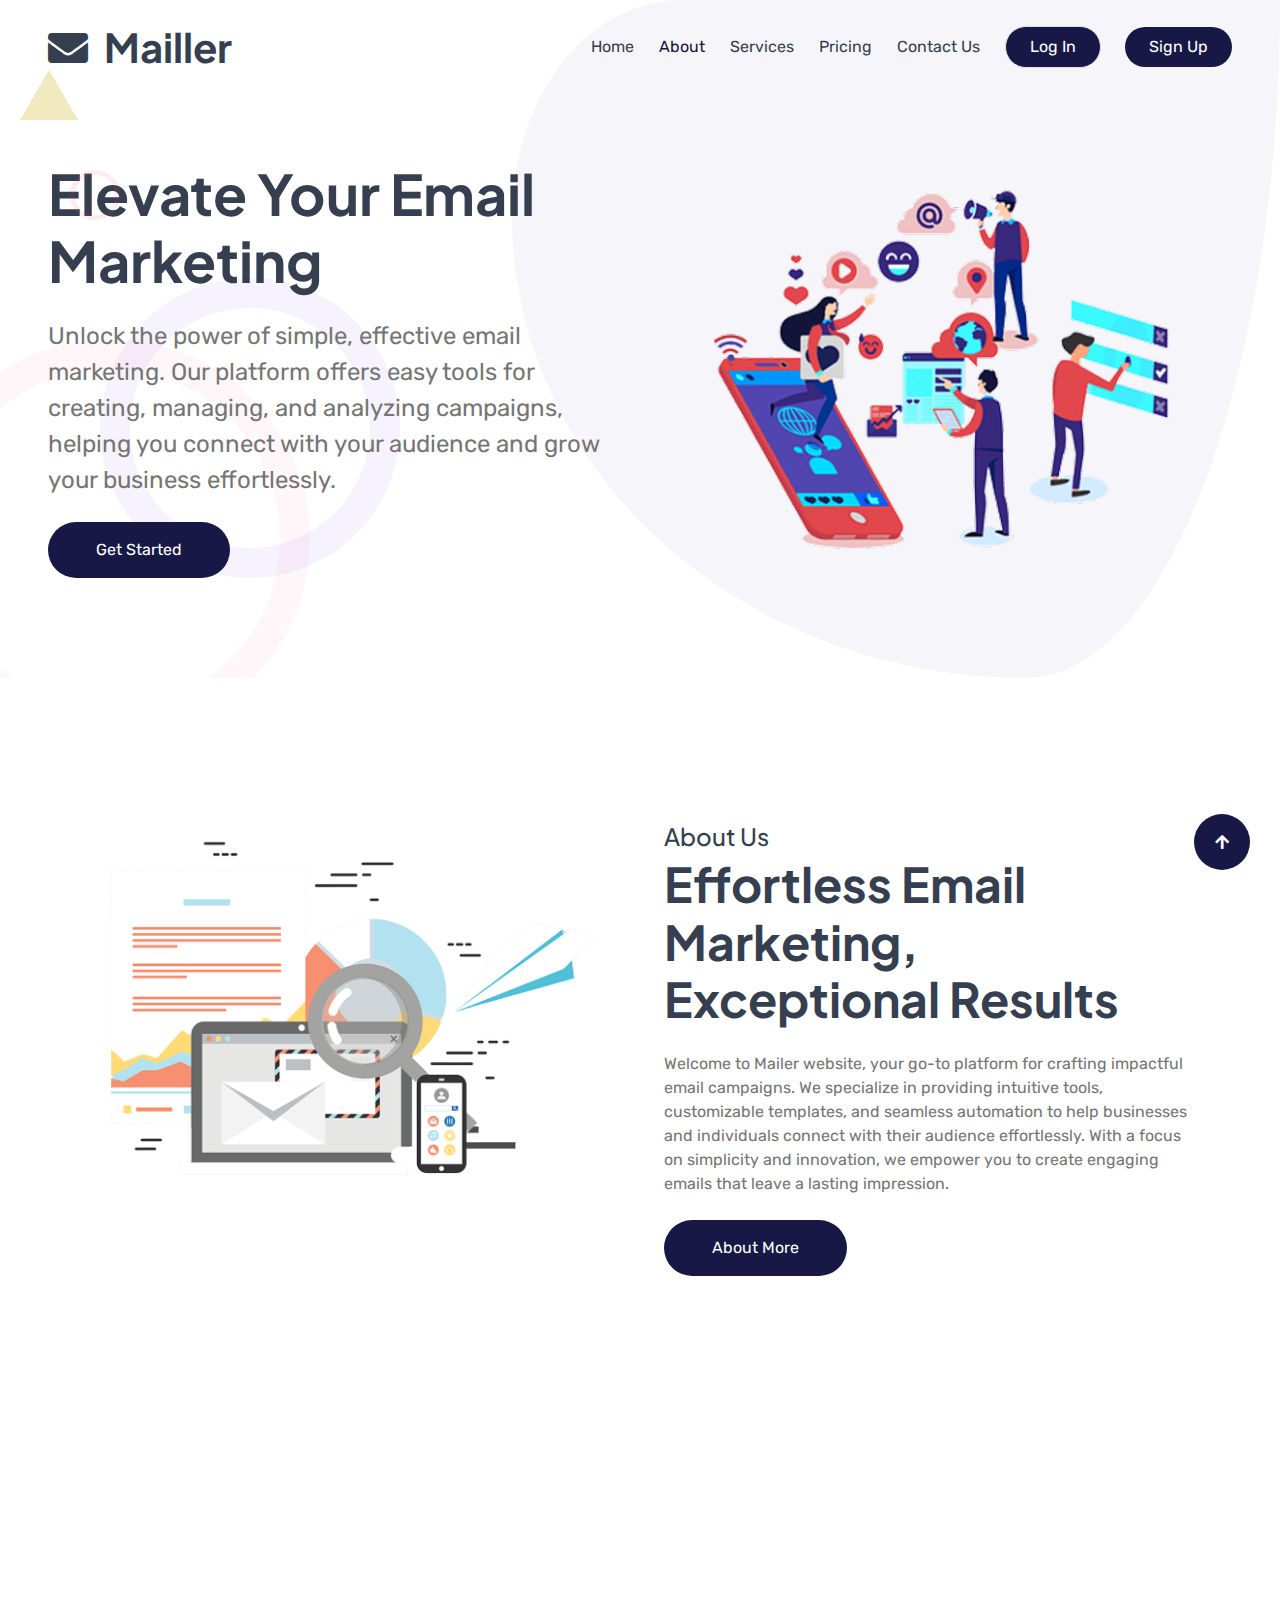
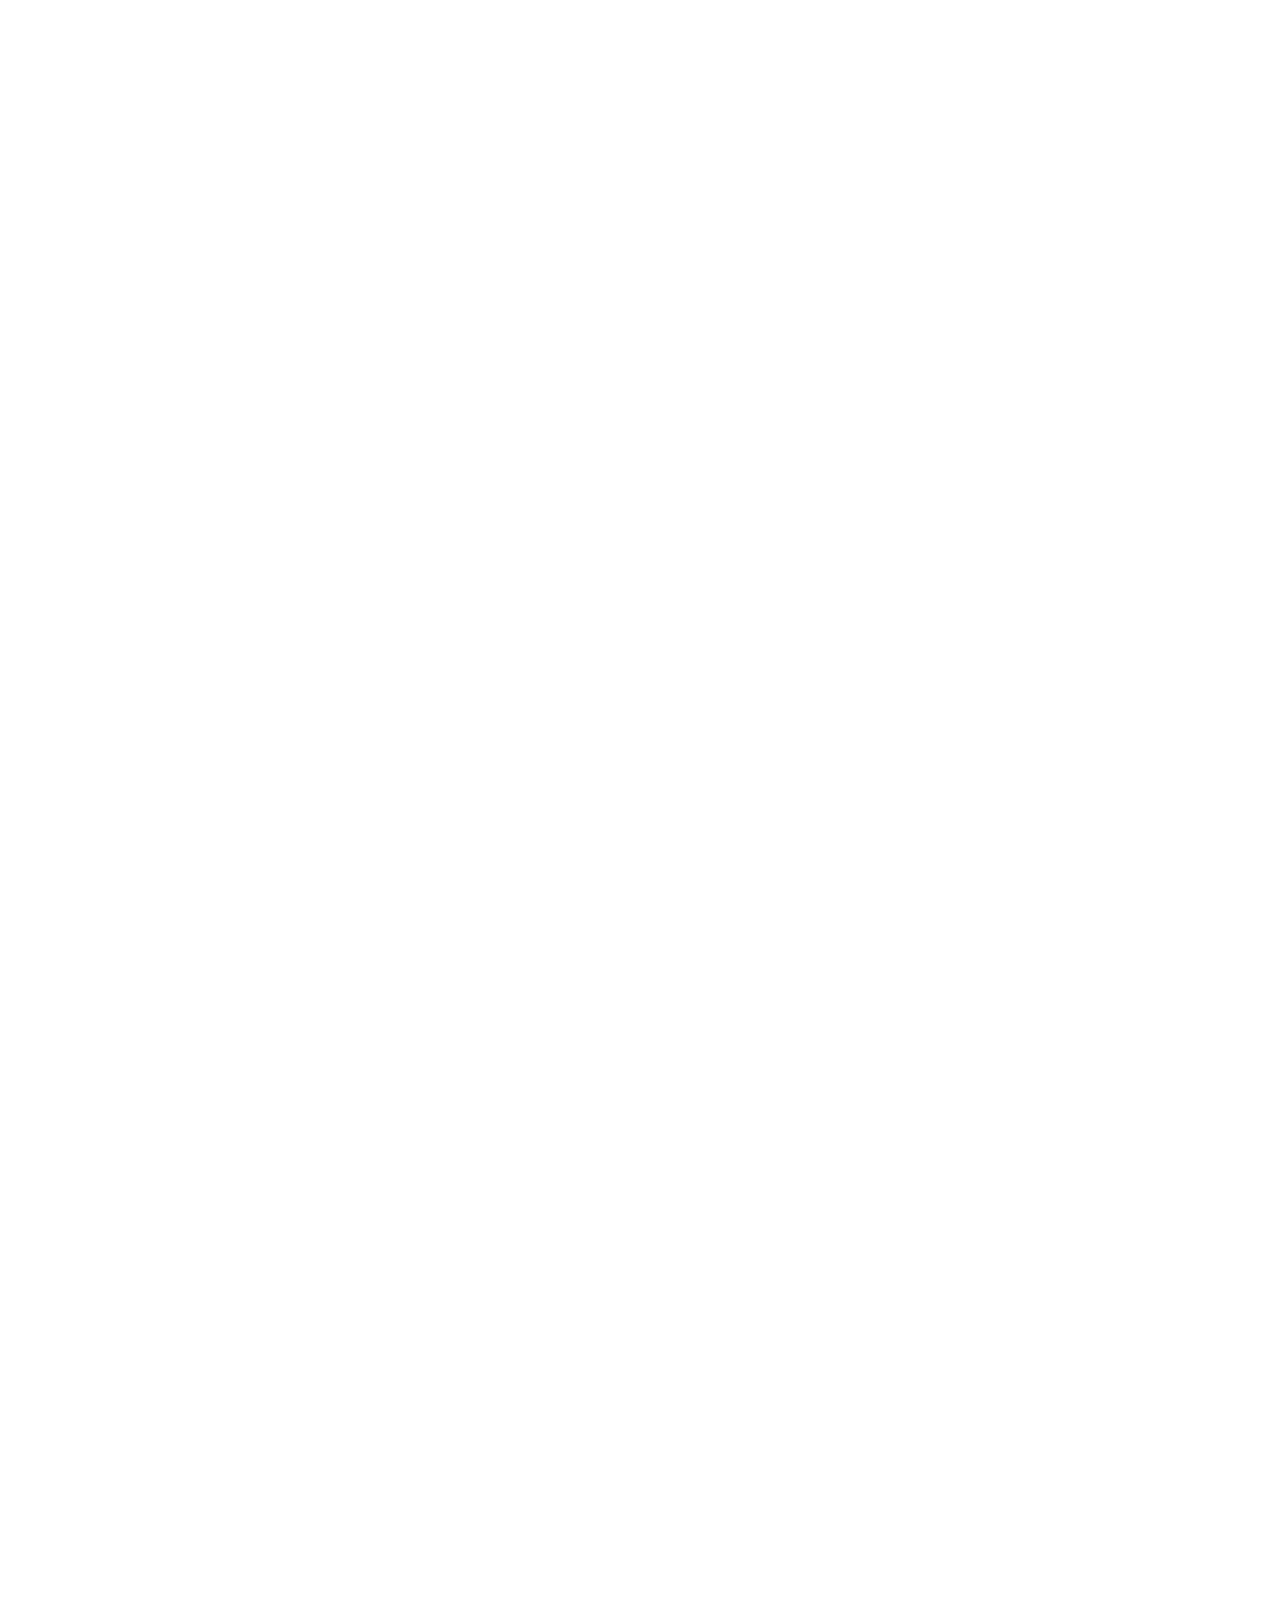
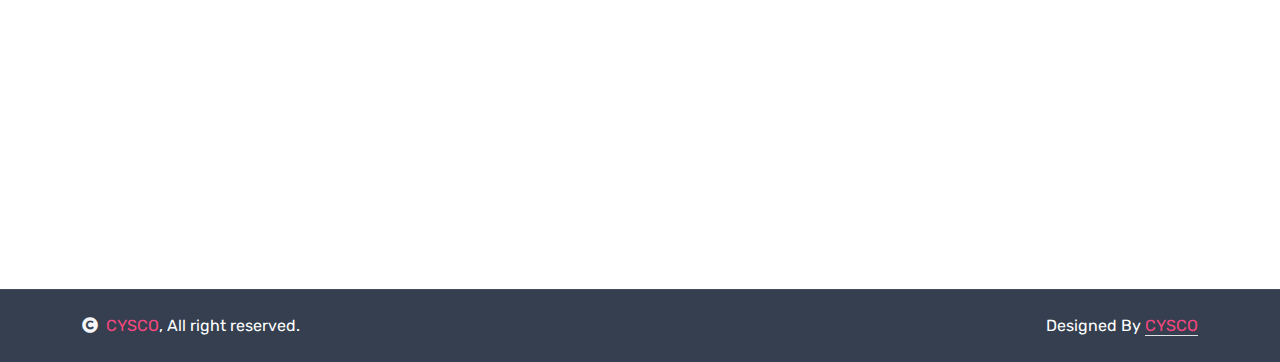
<file: Mailler-main/about.html>
<!DOCTYPE html>
<html lang="en">

    <head>
        <meta charset="utf-8">
        <title>Mailler - SaaS Website Template</title>
        <meta content="width=device-width, initial-scale=1.0" name="viewport">
        <meta content="" name="keywords">
        <meta content="" name="description">

        <!-- Google Web Fonts -->
        <link rel="preconnect" href="https://fonts.googleapis.com">
        <link rel="preconnect" href="https://fonts.gstatic.com" crossorigin>
        <link href="https://fonts.googleapis.com/css2?family=Plus+Jakarta+Sans:wght@500;600;700&family=Rubik:wght@400;500&display=swap" rel="stylesheet"> 

        <!-- Icon Font Stylesheet -->
        <link rel="stylesheet" href="https://use.fontawesome.com/releases/v5.15.4/css/all.css"/>
        <link href="https://cdn.jsdelivr.net/npm/bootstrap-icons@1.4.1/font/bootstrap-icons.css" rel="stylesheet">

        <!-- Libraries Stylesheet -->
        <link href="lib/animate/animate.min.css" rel="stylesheet">
        <link href="lib/owlcarousel/assets/owl.carousel.min.css" rel="stylesheet">
        <link href="lib/lightbox/css/lightbox.min.css" rel="stylesheet">


        <!-- Customized Bootstrap Stylesheet -->
        <link href="css/bootstrap.min.css" rel="stylesheet">

        <!-- Template Stylesheet -->
        <link href="css/style.css" rel="stylesheet">
    </head>

    <body>
    
        <!-- Spinner Start -->
        <div id="spinner" class="show bg-white position-fixed translate-middle w-100 vh-100 top-50 start-50 d-flex align-items-center justify-content-center">
            <div class="spinner-border text-primary" style="width: 3rem; height: 3rem;" role="status">
                <span class="sr-only">Loading...</span>
            </div>
        </div>
        <!-- Spinner End -->


        <!-- Navbar & Hero Start -->
        <div class="container-fluid p-0">
            <nav class="navbar navbar-expand-lg navbar-light bg-transparent px-4 px-lg-5 py-3 py-lg-0">
                <a href="index.html" class="navbar-brand p-0">
                    <h1 class="display-6 m-0"><i class="fas fa-envelope me-3"></i>Mailler</h1>
                    <!-- <img src="img/logo.png" alt="Logo"> -->
                </a>
                <button class="navbar-toggler" type="button" data-bs-toggle="collapse" data-bs-target="#navbarCollapse">
                    <span class="fa fa-bars"></span>
                </button>
                <div class="collapse navbar-collapse" id="navbarCollapse">
                    <div class="navbar-nav ms-auto py-0">
                        <a href="index.html" class="nav-item nav-link">Home</a>
                        <a href="about.html" class="nav-item nav-link active">About</a>
                        <a href="service.html" class="nav-item nav-link">Services</a>
                        <a href="pricing.html" class="nav-item nav-link">Pricing</a>
                        <a href="contact.html" class="nav-item nav-link">Contact Us</a>
                    </div>
                    <a href="#" class="btn btn-light border  rounded-pill  py-2 px-4 me-4">Log In</a>
                    <a href="#" class="btn btn-primary rounded-pill text-white py-2 px-4">Sign Up</a>
                </div>
            </nav>
        </div>
        <!-- Navbar & Hero End -->


         <!-- Header Start -->
         <!-- <div class="container-fluid bg-breadcrumb">
            <ul class="breadcrumb-animation">
                <li></li>
                <li></li>
                <li></li>
                <li></li>
                <li></li>
                <li></li>
                <li></li>
                <li></li>
                <li></li>
                <li></li>
            </ul>
            <div class="container text-center py-5" style="max-width: 900px;">
                <h3 class="display-3 mb-4 wow fadeInDown" data-wow-delay="0.1s">About Us</h1>
                <ol class="breadcrumb justify-content-center mb-0 wow fadeInDown" data-wow-delay="0.3s">
                    <li class="breadcrumb-item"><a href="index.html">Home</a></li>
                    <li class="breadcrumb-item"><a href="#">Pages</a></li>
                    <li class="breadcrumb-item active text-secondary">About</li>
                </ol>    
            </div>
        </div> -->
        <!-- Header End -->
         
        <!-- Header -->
        <div id="header"></div>

        <!-- About Start -->
        <div class="container-fluid overflow-hidden py-5 mt-5">
            <div class="container py-5">
                <div class="row g-5">
                    <div class="col-lg-6 wow fadeInUp" data-wow-delay="0.1s">
                        <div class="RotateMoveLeft">
                            <img src="img/about-1.png" class="img-fluid w-100" alt="">
                        </div>
                    </div>
                    <div class="col-lg-6 wow fadeInUp" data-wow-delay="0.3s">
                        <h4 class="mb-1 ">About Us</h4>
                        <h1 class="display-5 mb-4">Effortless Email Marketing, Exceptional Results</h1>
                        <p class="mb-4">
                            Welcome to Mailer website, your go-to platform for crafting impactful email campaigns. We specialize in providing intuitive tools, customizable templates, and seamless automation to help businesses and individuals connect with their audience effortlessly. With a focus on simplicity and innovation, we empower you to create engaging emails that leave a lasting impression.</p>
                        <a href="#" class="btn btn-primary rounded-pill py-3 px-5">About More</a>
                    </div>
                </div>
            </div>
        </div>
        <!-- About End -->

<!-- Feature Start -->
<div class="container-fluid feature overflow-hidden py-5">
    <div class="container py-5">
        <div class="text-center mx-auto mb-5 wow fadeInUp" data-wow-delay="0.1s" style="max-width: 900px;">
            <h4 class="">Our Features</h4>
            <h1 class="display-5 mb-4">"Must-Have Features for Email Marketing Success"</h1>
            <p class="mb-0">
                Email marketing relies on a user-friendly editor, advanced segmentation, automation, and analytics to create impactful campaigns.
                 With A/B testing, mobile responsiveness, and seamless integrations,
                 you can optimize performance while ensuring compliance with data privacy regulations.</p>
        </div>
        <div class="row g-4 justify-content-center text-center mb-5">
            <div class="col-md-6 col-lg-4 col-xl-3 wow fadeInUp" data-wow-delay="0.1s">
                <div class="text-center p-4">
                    <div class="d-inline-block rounded bg-light p-4 mb-4"><i class="fas fa-envelope fa-5x text-secondary"></i></div>
                    <div class="feature-content">
                        <a href="#" class="h4">User-Friendly Editor<i class="fa fa-long-arrow-alt-right"></i></a>
                        <p class="mt-4 mb-0">An intuitive drag-and-drop editor that allows easy creation of visually appealing emails without requiring coding skills.
                        </p>
                    </div>
                </div>
            </div>
            <div class="col-md-6 col-lg-4 col-xl-3 wow fadeInUp" data-wow-delay="0.3s">
                <div class="text-center p-4">
                    <div class="d-inline-block rounded bg-light p-4 mb-4"><i class="fas fa-mail-bulk fa-5x text-secondary"></i></div>
                    <div class="feature-content">
                        <a href="#" class="h4">Segmentation and Personalization <i class="fa fa-long-arrow-alt-right"></i></a>
                        <p class="mt-4 mb-0">The ability to divide your audience into targeted groups based on behavior, preferences, and enabling personalized messaging. </p>
                    </div>
                </div>
            </div>
            <div class="col-md-6 col-lg-4 col-xl-3 wow fadeInUp" data-wow-delay="0.5s">
                <div class="text-center rounded p-4">
                    <div class="d-inline-block rounded bg-light p-4 mb-4"><i class="fas fa-sitemap fa-5x text-secondary"></i></div>
                    <div class="feature-content">
                        <a href="#" class="h4">Automation and A/B Testing<i class="fa fa-long-arrow-alt-right"></i></a>
                        <p class="mt-4 mb-0">Tools for automating campaigns,testing variations (subject lines, content) to identify the best-performing strategies.</p>
                    </div>
                </div>
            </div>
            <div class="col-md-6 col-lg-4 col-xl-3 wow fadeInUp" data-wow-delay="0.7s">
                <div class="text-center rounded p-4">
                    <div class="d-inline-block rounded bg-light p-4 mb-4"><i class="fas fa-tasks fa-5x text-secondary"></i></div>
                    <div class="feature-content">
                        <a href="#" class="h4">Analytics and Compliance<i class="fa fa-long-arrow-alt-right"></i></a>
                        <p class="mt-4 mb-0">Detailed performance tracking, alongside features ensuring compliance with data privacy laws like GDPR and CAN-SPAM.</p>
                    </div>
                </div>
            </div>
            <div class="col-12 wow fadeInUp" data-wow-delay="0.1s">
                <div class="my-3">
                    <a href="#" class="btn btn-primary d-inline rounded-pill px-5 py-3">More Features</a>
                </div>
            </div>
        </div>
        <div class="row g-5 pt-5" style="margin-top: 6rem;">
            <div class="col-lg-6 wow fadeInLeft" data-wow-delay="0.1s">
                <div class="feature-img RotateMoveLeft h-100" style="object-fit: cover;">
                    <img src="img/features-1.png" class="img-fluid w-100 h-100" alt="">
                </div>
            </div>
            <div class="col-lg-6 wow fadeInRight" data-wow-delay="0.1s">
                <h4 class="">Features</h4>
                <h1 class="display-5 mb-4">Push Your Visitors Into Happy Customers</h1>
                <p class="mb-4">Convert visitors into loyal customers by offering personalized, engaging experiences. Use email marketing, automation,
                     and data insights to connect at the right time and provide value, building trust and driving long-term success.</p>
                <div class="row g-4">
                    <div class="col-6">
                        <div class="d-flex">
                            <i class="fas fa-newspaper fa-4x text-secondary"></i>
                            <div class="d-flex flex-column ms-3">
                                <h2 class="mb-0 fw-bold">285</h2>
                                <small class="text-dark">Created Projects</small>
                            </div>
                        </div>
                    </div>
                    <div class="col-6">
                        <div class="d-flex">
                            <i class="fas fa-users fa-4x text-secondary"></i>
                            <div class="d-flex flex-column ms-3">
                                <h2 class="mb-0 fw-bold">6560</h2>
                                <small class="text-dark">Happy Clients</small>
                            </div>
                        </div>
                    </div>
                </div>
                <div class="my-4">
                    <a href="#" class="btn btn-primary rounded-pill py-3 px-5">Read More</a>
                </div>
            </div>
        </div>
    </div>
</div>
<!-- Feature End -->

        


        

        
        <!-- Copyright Start -->
        <!-- <div class="container-fluid copyright py-4">
            <div class="container ">
                <div class="row g-4 align-items-center">
                    <div class="col-md-6 text-center text-md-start mb-md-0">
                        <span class="text-white"><a href="https://www.cysco.in/"><i class="fas fa-copyright text-light me-2"></i>CYSCO</a>, All right reserved.</span>
                    </div>
                    <div class="col-md-6 text-center text-md-end text-white"> -->
                        <!--/*** This template is free as long as you keep the below author’s credit link/attribution link/backlink. ***/-->
                        <!--/*** If you'd like to use the template without the below author’s credit link/attribution link/backlink, ***/-->
                        <!--/*** you can purchase the Credit Removal License from "https://htmlcodex.com/credit-removal". ***/-->
                        <!-- Designed By  <a class="border-bottom" target="_blank" href="https://www.cysco.in/">CYSCO</a> 
                    </div>
                </div>
            </div>
        </div> -->
        <!-- Copyright End -->

         <!-- footer -->
         <div id="footer"></div>

        <!-- Back to Top -->
        <a href="#" class="btn btn-primary btn-lg-square back-to-top"><i class="fa fa-arrow-up"></i></a>   

        
    <!-- JavaScript Libraries -->
    <script src="https://ajax.googleapis.com/ajax/libs/jquery/3.6.4/jquery.min.js"></script>
    <script src="https://cdn.jsdelivr.net/npm/bootstrap@5.0.0/dist/js/bootstrap.bundle.min.js"></script>
    <script src="lib/wow/wow.min.js"></script>
    <script src="lib/easing/easing.min.js"></script>
    <script src="lib/waypoints/waypoints.min.js"></script>
    <script src="lib/counterup/counterup.min.js"></script>
    <script src="lib/owlcarousel/owl.carousel.min.js"></script>
    <script src="lib/lightbox/js/lightbox.min.js"></script>
    

    <!-- Template Javascript -->
    <script src="js/main.js"></script>
    <script src="js/footer.js"></script>
    <script src="js/header.js"></script>

    </body>

</html>
</file>
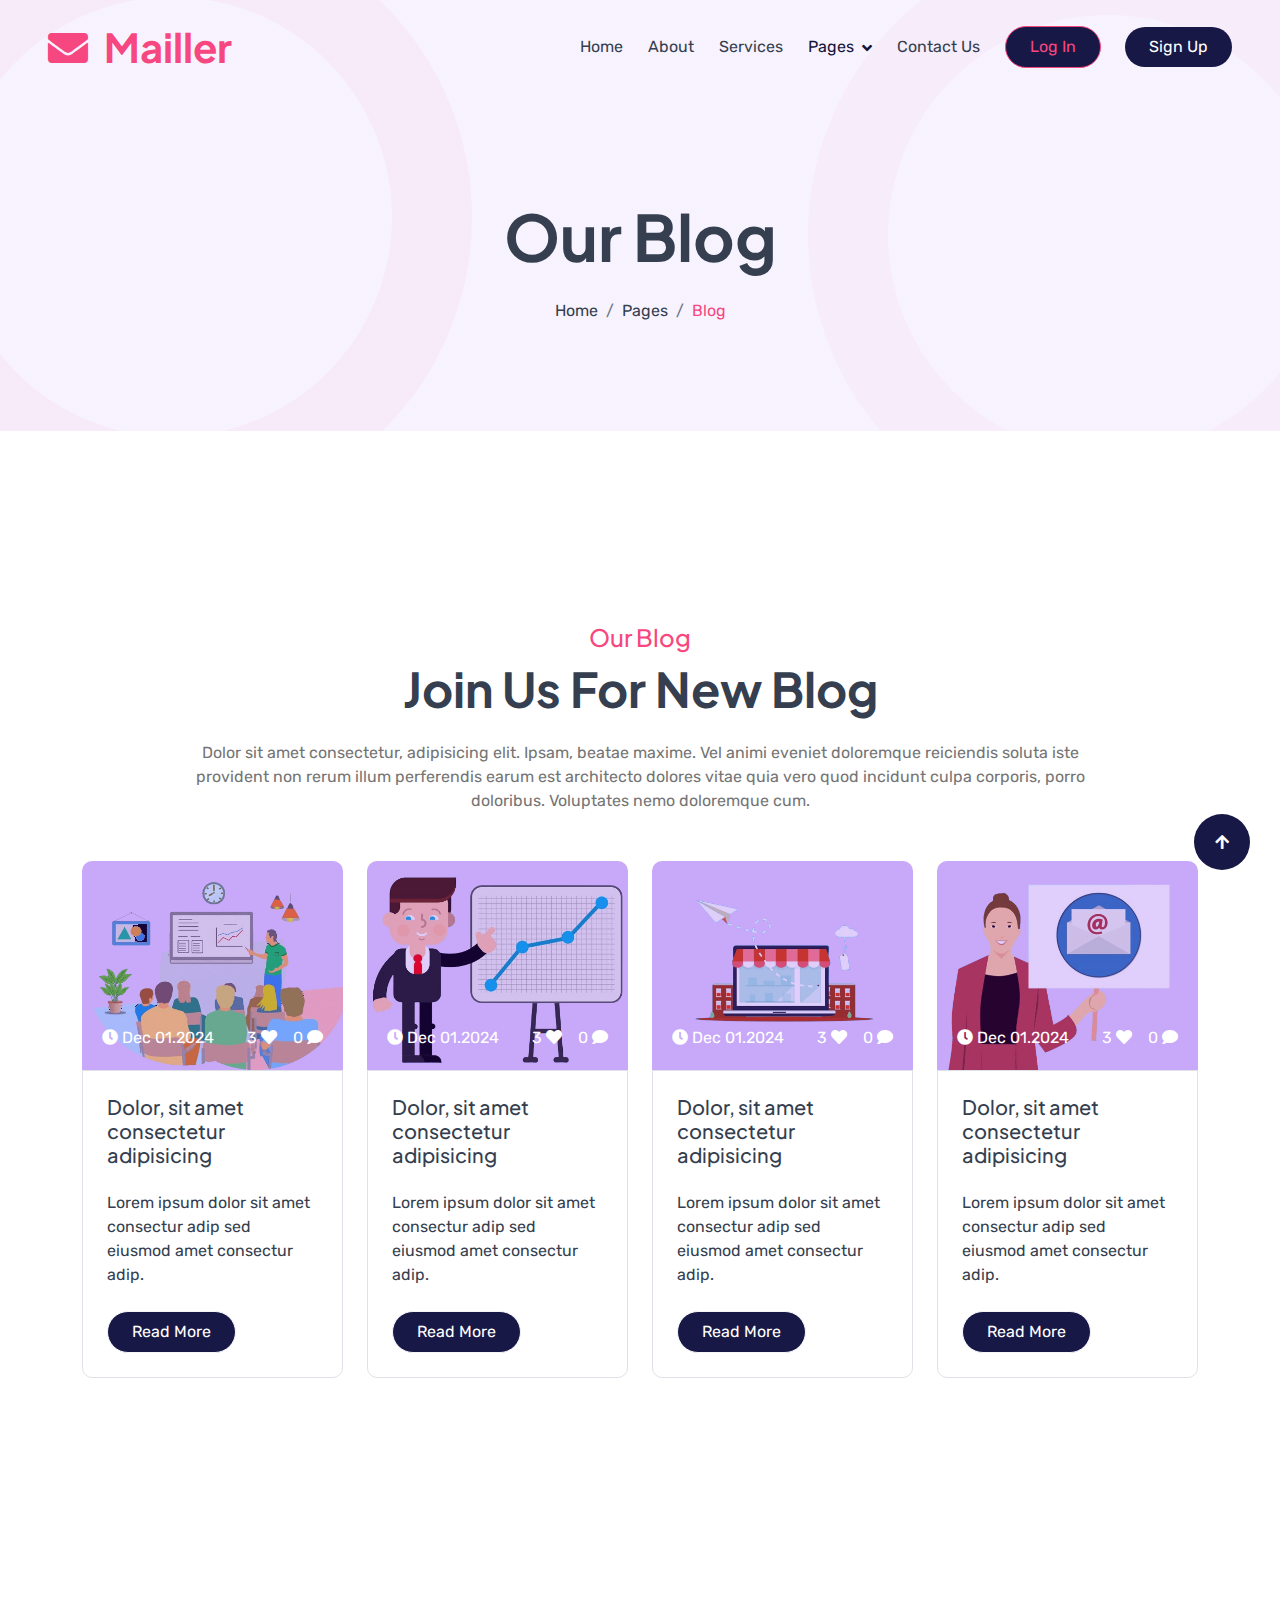
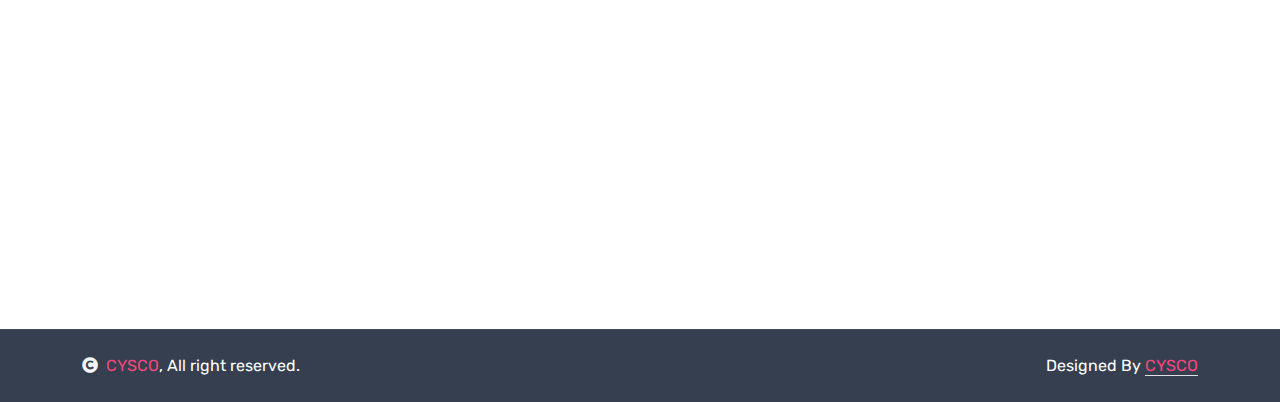
<file: Mailler-main/blog.html>
<!DOCTYPE html>
<html lang="en">

    <head>
        <meta charset="utf-8">
        <title>Mailler - SaaS Website Template</title>
        <meta content="width=device-width, initial-scale=1.0" name="viewport">
        <meta content="" name="keywords">
        <meta content="" name="description">

        <!-- Google Web Fonts -->
        <link rel="preconnect" href="https://fonts.googleapis.com">
        <link rel="preconnect" href="https://fonts.gstatic.com" crossorigin>
        <link href="https://fonts.googleapis.com/css2?family=Plus+Jakarta+Sans:wght@500;600;700&family=Rubik:wght@400;500&display=swap" rel="stylesheet"> 

        <!-- Icon Font Stylesheet -->
        <link rel="stylesheet" href="https://use.fontawesome.com/releases/v5.15.4/css/all.css"/>
        <link href="https://cdn.jsdelivr.net/npm/bootstrap-icons@1.4.1/font/bootstrap-icons.css" rel="stylesheet">

        <!-- Libraries Stylesheet -->
        <link href="lib/animate/animate.min.css" rel="stylesheet">
        <link href="lib/owlcarousel/assets/owl.carousel.min.css" rel="stylesheet">
        <link href="lib/lightbox/css/lightbox.min.css" rel="stylesheet">


        <!-- Customized Bootstrap Stylesheet -->
        <link href="css/bootstrap.min.css" rel="stylesheet">

        <!-- Template Stylesheet -->
        <link href="css/style.css" rel="stylesheet">
    </head>

    <body>

        <!-- Spinner Start -->
        <div id="spinner" class="show bg-white position-fixed translate-middle w-100 vh-100 top-50 start-50 d-flex align-items-center justify-content-center">
            <div class="spinner-border text-primary" style="width: 3rem; height: 3rem;" role="status">
                <span class="sr-only">Loading...</span>
            </div>
        </div>
        <!-- Spinner End -->


        <!-- Navbar & Hero Start -->
        <div class="container-fluid p-0">
            <nav class="navbar navbar-expand-lg navbar-light bg-transparent px-4 px-lg-5 py-3 py-lg-0">
                <a href="index.html" class="navbar-brand p-0">
                    <h1 class="display-6 text-primary m-0"><i class="fas fa-envelope me-3"></i>Mailler</h1>
                    <!-- <img src="img/logo.png" alt="Logo"> -->
                </a>
                <button class="navbar-toggler" type="button" data-bs-toggle="collapse" data-bs-target="#navbarCollapse">
                    <span class="fa fa-bars"></span>
                </button>
                <div class="collapse navbar-collapse" id="navbarCollapse">
                    <div class="navbar-nav ms-auto py-0">
                        <a href="index.html" class="nav-item nav-link">Home</a>
                        <a href="about.html" class="nav-item nav-link">About</a>
                        <a href="service.html" class="nav-item nav-link">Services</a>
                        <div class="nav-item dropdown">
                            <a href="#" class="nav-link dropdown-toggle active" data-bs-toggle="dropdown">Pages</a>
                            <div class="dropdown-menu m-0">
                                <a href="feature.html" class="dropdown-item">Features</a>
                                <a href="pricing.html" class="dropdown-item">Pricing</a>
                                <a href="blog.html" class="dropdown-item active">Blog</a>
                                <a href="testimonial.html" class="dropdown-item">Testimonial</a>
                                <a href="404.html" class="dropdown-item">404 Page</a>
                            </div>
                        </div>
                        <a href="contact.html" class="nav-item nav-link">Contact Us</a>
                    </div>
                    <a href="#" class="btn btn-light border border-primary rounded-pill text-primary py-2 px-4 me-4">Log In</a>
                    <a href="#" class="btn btn-primary rounded-pill text-white py-2 px-4">Sign Up</a>
                </div>
            </nav>
        </div>
        <!-- Navbar & Hero End -->


         <!-- Header Start -->
         <div class="container-fluid bg-breadcrumb">
            <ul class="breadcrumb-animation">
                <li></li>
                <li></li>
                <li></li>
                <li></li>
                <li></li>
                <li></li>
                <li></li>
                <li></li>
                <li></li>
                <li></li>
            </ul>
            <div class="container text-center py-5" style="max-width: 900px;">
                <h3 class="display-3 mb-4 wow fadeInDown" data-wow-delay="0.1s">Our Blog</h1>
                <ol class="breadcrumb justify-content-center mb-0 wow fadeInDown" data-wow-delay="0.3s">
                    <li class="breadcrumb-item"><a href="index.html">Home</a></li>
                    <li class="breadcrumb-item"><a href="#">Pages</a></li>
                    <li class="breadcrumb-item active text-primary">Blog</li>
                </ol>    
            </div>
        </div>
        <!-- Header End -->


        <!-- Blog Start -->
        <div class="container-fluid blog py-5">
            <div class="container py-5">
                <div class="text-center mx-auto mb-5 wow fadeInUp" data-wow-delay="0.1s" style="max-width: 900px;">
                    <h4 class="text-primary">Our Blog</h4>
                    <h1 class="display-5 mb-4">Join Us For New Blog</h1>
                    <p class="mb-0">Dolor sit amet consectetur, adipisicing elit. Ipsam, beatae maxime. Vel animi eveniet doloremque reiciendis soluta iste provident non rerum illum perferendis earum est architecto dolores vitae quia vero quod incidunt culpa corporis, porro doloribus. Voluptates nemo doloremque cum.
                    </p>
                </div>
                <div class="row g-4 justify-content-center">
                    <div class="col-md-6 col-lg-4 col-xl-3 wow fadeInUp" data-wow-delay="0.1s">
                        <div class="blog-item">
                            <div class="blog-img">
                                <img src="img/blog-1.png" class="img-fluid w-100" alt="">
                                <div class="blog-info">
                                    <span><i class="fa fa-clock"></i> Dec 01.2024</span>
                                    <div class="d-flex">
                                        <span class="me-3"> 3 <i class="fa fa-heart"></i></span>
                                        <a href="#" class="text-white">0 <i class="fa fa-comment"></i></a>
                                    </div>
                                </div>
                            </div>
                            <div class="blog-content text-dark border p-4 ">
                                <h5 class="mb-4">Dolor, sit amet consectetur adipisicing</h5>
                                <p class="mb-4">Lorem ipsum dolor sit amet consectur adip sed eiusmod amet consectur adip.</p>
                                <a class="btn btn-light rounded-pill py-2 px-4" href="#">Read More</a>
                            </div>
                        </div>
                    </div>
                    <div class="col-md-6 col-lg-4 col-xl-3 wow fadeInUp" data-wow-delay="0.3s">
                        <div class="blog-item">
                            <div class="blog-img">
                                <img src="img/blog-2.png" class="img-fluid w-100" alt="">
                                <div class="blog-info">
                                    <span><i class="fa fa-clock"></i> Dec 01.2024</span>
                                    <div class="d-flex">
                                        <span class="me-3"> 3 <i class="fa fa-heart"></i></span>
                                        <a href="#" class="text-white">0 <i class="fa fa-comment"></i></a>
                                    </div>
                                </div>
                            </div>
                            <div class="blog-content text-dark border p-4 ">
                                <h5 class="mb-4">Dolor, sit amet consectetur adipisicing</h5>
                                <p class="mb-4">Lorem ipsum dolor sit amet consectur adip sed eiusmod amet consectur adip.</p>
                                <a class="btn btn-light rounded-pill py-2 px-4" href="#">Read More</a>
                            </div>
                        </div>
                    </div>
                    <div class="col-md-6 col-lg-4 col-xl-3 wow fadeInUp" data-wow-delay="0.5s">
                        <div class="blog-item">
                            <div class="blog-img">
                                <img src="img/blog-3.png" class="img-fluid w-100" alt="">
                                <div class="blog-info">
                                    <span><i class="fa fa-clock"></i> Dec 01.2024</span>
                                    <div class="d-flex">
                                        <span class="me-3"> 3 <i class="fa fa-heart"></i></span>
                                        <a href="#" class="text-white">0 <i class="fa fa-comment"></i></a>
                                    </div>
                                </div>
                            </div>
                            <div class="blog-content text-dark border p-4 ">
                                <h5 class="mb-4">Dolor, sit amet consectetur adipisicing</h5>
                                <p class="mb-4">Lorem ipsum dolor sit amet consectur adip sed eiusmod amet consectur adip.</p>
                                <a class="btn btn-light rounded-pill py-2 px-4" href="#">Read More</a>
                            </div>
                        </div>
                    </div>
                    <div class="col-md-6 col-lg-4 col-xl-3 wow fadeInUp" data-wow-delay="0.7s">
                        <div class="blog-item">
                            <div class="blog-img">
                                <img src="img/blog-4.png" class="img-fluid w-100" alt="">
                                <div class="blog-info">
                                    <span><i class="fa fa-clock"></i> Dec 01.2024</span>
                                    <div class="d-flex">
                                        <span class="me-3"> 3 <i class="fa fa-heart"></i></span>
                                        <a href="#" class="text-white">0 <i class="fa fa-comment"></i></a>
                                    </div>
                                </div>
                            </div>
                            <div class="blog-content text-dark border p-4 ">
                                <h5 class="mb-4">Dolor, sit amet consectetur adipisicing</h5>
                                <p class="mb-4">Lorem ipsum dolor sit amet consectur adip sed eiusmod amet consectur adip.</p>
                                <a class="btn btn-light rounded-pill py-2 px-4" href="#">Read More</a>
                            </div>
                        </div>
                    </div>
                </div>
            </div>
        </div>
        <!-- Blog End -->


        <!-- Footer Start -->
        <div class="container-fluid footer py-5 wow fadeIn" data-wow-delay="0.2s">
            <div class="container py-5">
                <div class="row g-5">
                    <div class="col-md-6 col-lg-6 col-xl-3">
                        <div class="footer-item d-flex flex-column">
                            <h4 class="text-dark mb-4">Company</h4>
                            <a href=""> Why Mailler?</a>
                            <a href=""> Our Features</a>
                            <a href=""> Our Portfolio</a>
                            <a href=""> About Us</a>
                            <a href=""> Our Blog & News</a>
                            <a href=""> Get In Touch</a>
                        </div>
                    </div>
                    <div class="col-md-6 col-lg-6 col-xl-3">
                        <div class="footer-item d-flex flex-column">
                            <h4 class="mb-4 text-dark">Quick Links</h4>
                            <a href=""> About Us</a>
                            <a href=""> Contact Us</a>
                            <a href=""> Privacy Policy</a>
                            <a href=""> Terms & Conditions</a>
                            <a href=""> Our Blog & News</a>
                            <a href=""> Our Team</a>
                        </div>
                    </div>
                    <div class="col-md-6 col-lg-6 col-xl-3">
                        <div class="footer-item d-flex flex-column">
                            <h4 class="mb-4 text-dark">Services</h4>
                            <a href=""> All Services</a>
                            <a href=""> Promotional Emails</a>
                            <a href=""> Product Updates</a>
                            <a href=""> Email Marketing</a>
                            <a href=""> Acquistion Emails</a>
                            <a href=""> Retention Emails</a>
                        </div>
                    </div>
                    <div class="col-md-6 col-lg-6 col-xl-3">
                        <div class="footer-item d-flex flex-column">
                            <h4 class="mb-4 text-dark">Contact Info</h4>
                            <a href=""><i class="fa fa-map-marker-alt me-2"></i> 123 Street, New York, USA</a>
                            <a href=""><i class="fas fa-envelope me-2"></i> info@example.com</a>
                            <a href=""><i class="fas fa-phone me-2"></i> +012 345 67890</a>
                            <a href="" class="mb-3"><i class="fas fa-print me-2"></i> +012 345 67890</a>
                            <div class="d-flex align-items-center">
                                <i class="fas fa-share fa-2x text-secondary me-2"></i>
                                <a class="btn-square btn btn-primary rounded-circle mx-1" href=""><i class="fab fa-facebook-f"></i></a>
                                <a class="btn-square btn btn-primary rounded-circle mx-1" href=""><i class="fab fa-twitter"></i></a>
                                <a class="btn-square btn btn-primary rounded-circle mx-1" href=""><i class="fab fa-instagram"></i></a>
                                <a class="btn-square btn btn-primary rounded-circle mx-1" href=""><i class="fab fa-linkedin-in"></i></a>
                            </div>
                        </div>
                    </div>
                </div>
            </div>
        </div>
        <!-- Footer End -->

        
        <!-- Copyright Start -->
        <div class="container-fluid copyright py-4">
            <div class="container ">
                <div class="row g-4 align-items-center">
                    <div class="col-md-6 text-center text-md-start mb-md-0">
                        <span class="text-white"><a href="https://www.cysco.in/"><i class="fas fa-copyright text-light me-2"></i>CYSCO</a>, All right reserved.</span>
                    </div>
                    <div class="col-md-6 text-center text-md-end text-white">
                        <!--/*** This template is free as long as you keep the below author’s credit link/attribution link/backlink. ***/-->
                        <!--/*** If you'd like to use the template without the below author’s credit link/attribution link/backlink, ***/-->
                        <!--/*** you can purchase the Credit Removal License from "https://htmlcodex.com/credit-removal". ***/-->
                        Designed By  <a class="border-bottom" target="_blank" href="https://www.cysco.in/">CYSCO</a> 
                    </div>
                </div>
            </div>
        </div>
        <!-- Copyright End -->


        <!-- Back to Top -->
        <a href="#" class="btn btn-primary btn-lg-square back-to-top"><i class="fa fa-arrow-up"></i></a>   

        
    <!-- JavaScript Libraries -->
    <script src="https://ajax.googleapis.com/ajax/libs/jquery/3.6.4/jquery.min.js"></script>
    <script src="https://cdn.jsdelivr.net/npm/bootstrap@5.0.0/dist/js/bootstrap.bundle.min.js"></script>
    <script src="lib/wow/wow.min.js"></script>
    <script src="lib/easing/easing.min.js"></script>
    <script src="lib/waypoints/waypoints.min.js"></script>
    <script src="lib/counterup/counterup.min.js"></script>
    <script src="lib/owlcarousel/owl.carousel.min.js"></script>
    <script src="lib/lightbox/js/lightbox.min.js"></script>
    

    <!-- Template Javascript -->
    <script src="js/main.js"></script>
    </body>

</html>
</file>
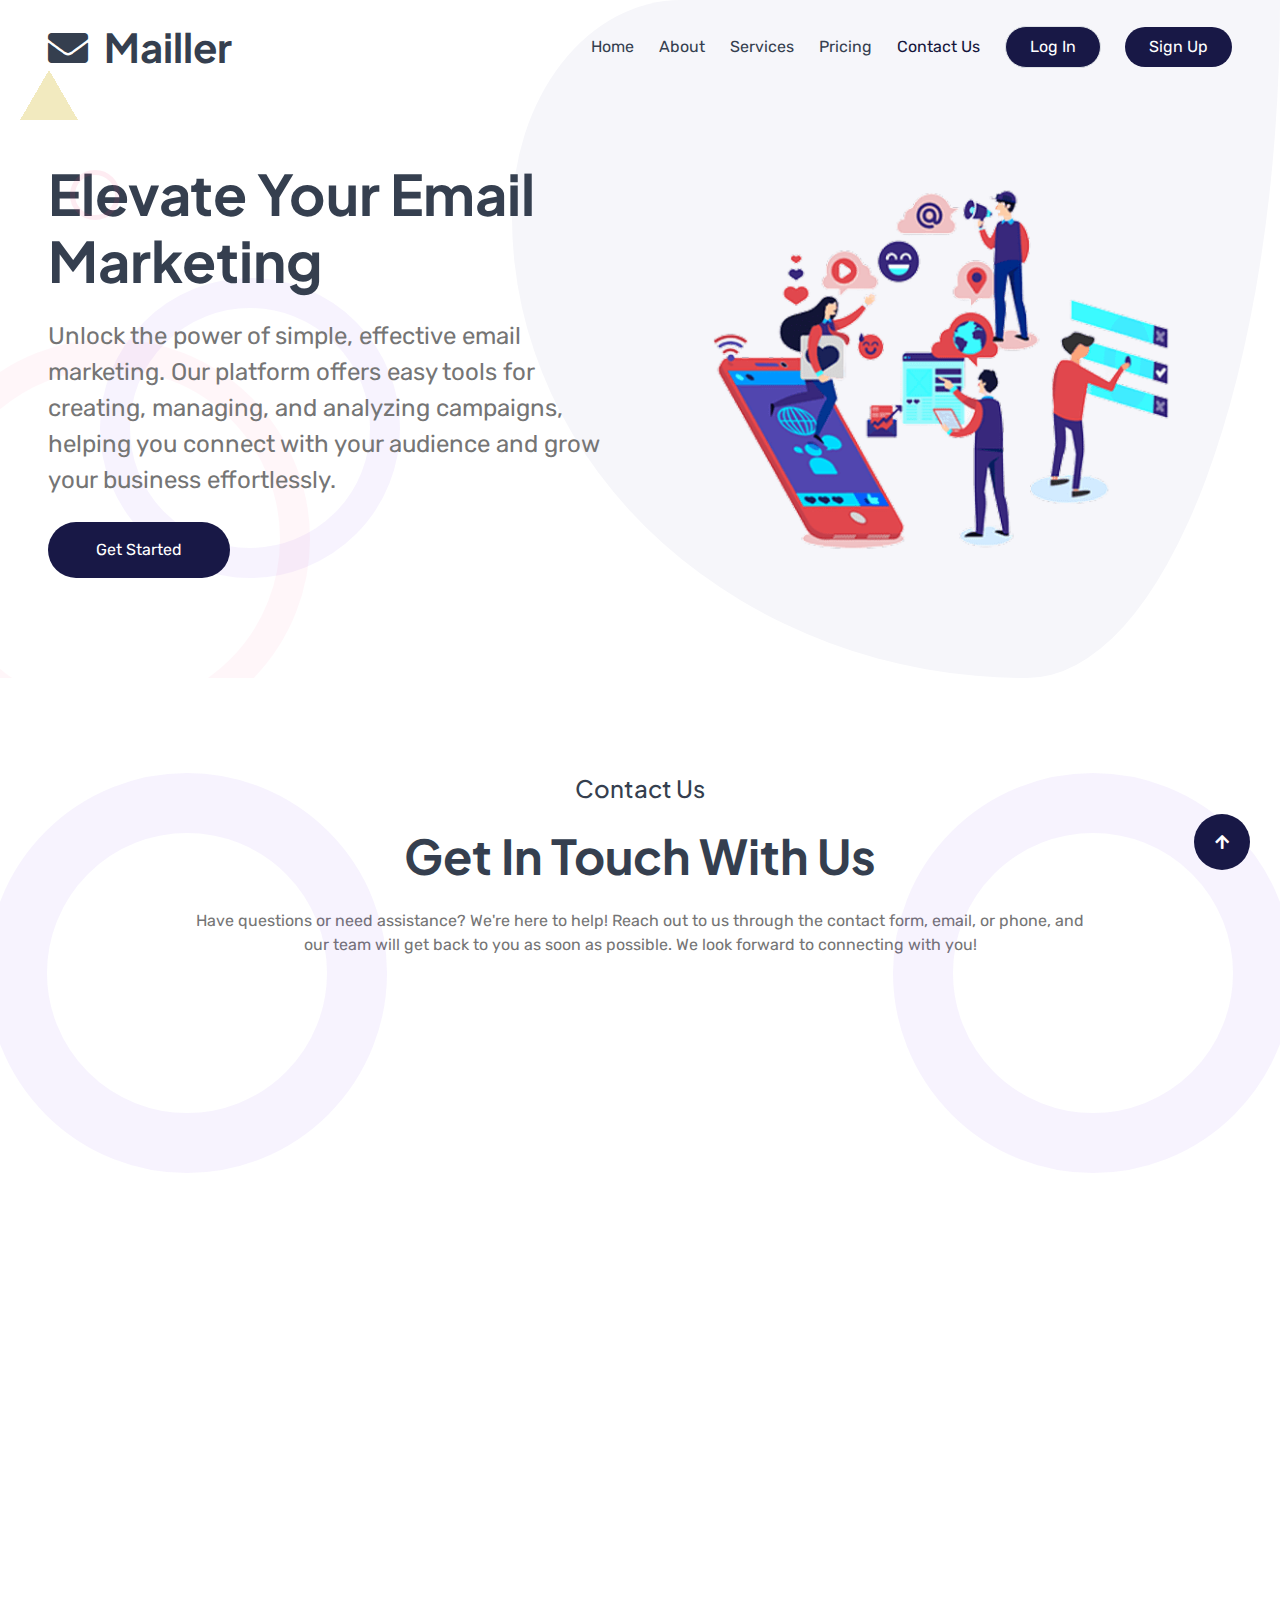
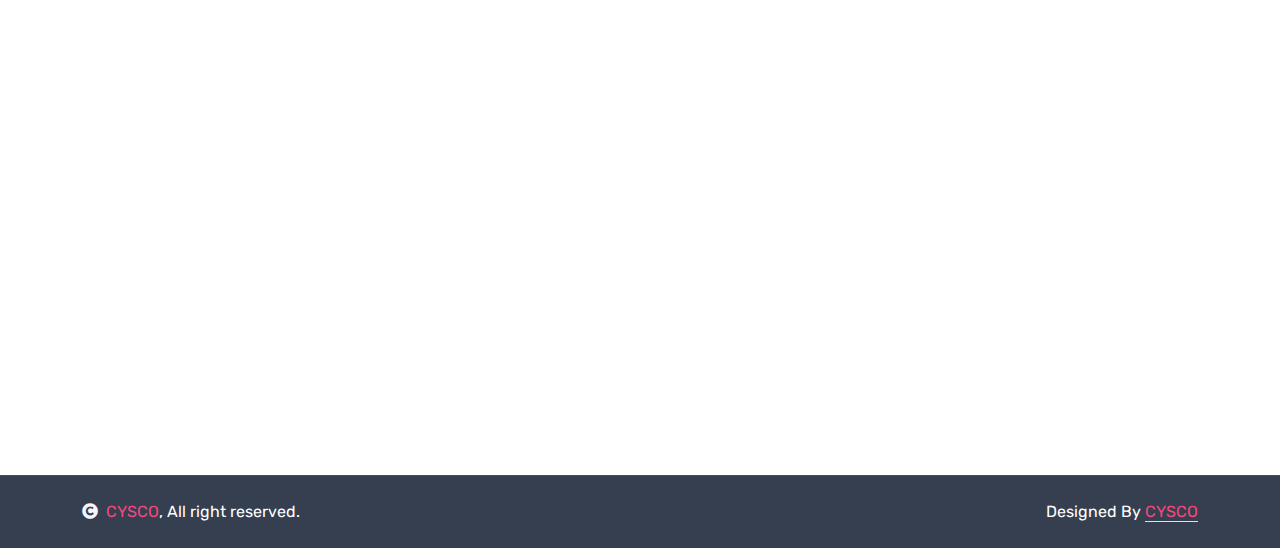
<file: Mailler-main/contact.html>
<!DOCTYPE html>
<html lang="en">

    <head>
        <meta charset="utf-8">
        <title>Mailler - SaaS Website Template</title>
        <meta content="width=device-width, initial-scale=1.0" name="viewport">
        <meta content="" name="keywords">
        <meta content="" name="description">

        <!-- Google Web Fonts -->
        <link rel="preconnect" href="https://fonts.googleapis.com">
        <link rel="preconnect" href="https://fonts.gstatic.com" crossorigin>
        <link href="https://fonts.googleapis.com/css2?family=Plus+Jakarta+Sans:wght@500;600;700&family=Rubik:wght@400;500&display=swap" rel="stylesheet"> 

        <!-- Icon Font Stylesheet -->
        <link rel="stylesheet" href="https://use.fontawesome.com/releases/v5.15.4/css/all.css"/>
        <link href="https://cdn.jsdelivr.net/npm/bootstrap-icons@1.4.1/font/bootstrap-icons.css" rel="stylesheet">

        <!-- Libraries Stylesheet -->
        <link href="lib/animate/animate.min.css" rel="stylesheet">
        <link href="lib/owlcarousel/assets/owl.carousel.min.css" rel="stylesheet">
        <link href="lib/lightbox/css/lightbox.min.css" rel="stylesheet">


        <!-- Customized Bootstrap Stylesheet -->
        <link href="css/bootstrap.min.css" rel="stylesheet">

        <!-- Template Stylesheet -->
        <link href="css/style.css" rel="stylesheet">
    </head>

    <body>

        <!-- Spinner Start -->
        <div id="spinner" class="show bg-white position-fixed translate-middle w-100 vh-100 top-50 start-50 d-flex align-items-center justify-content-center">
            <div class="spinner-border text-primary" style="width: 3rem; height: 3rem;" role="status">
                <span class="sr-only">Loading...</span>
            </div>
        </div>
        <!-- Spinner End -->


        <!-- Navbar & Hero Start -->
        <div class="container-fluid p-0">
            <nav class="navbar navbar-expand-lg navbar-light bg-transparent px-4 px-lg-5 py-3 py-lg-0">
                <a href="index.html" class="navbar-brand p-0">
                    <h1 class="display-6 m-0"><i class="fas fa-envelope me-3"></i>Mailler</h1>
                    <!-- <img src="img/logo.png" alt="Logo"> -->
                </a>
                <button class="navbar-toggler" type="button" data-bs-toggle="collapse" data-bs-target="#navbarCollapse">
                    <span class="fa fa-bars"></span>
                </button>
                <div class="collapse navbar-collapse" id="navbarCollapse">
                    <div class="navbar-nav ms-auto py-0">
                        <a href="index.html" class="nav-item nav-link">Home</a>
                        <a href="about.html" class="nav-item nav-link">About</a>
                        <a href="service.html" class="nav-item nav-link">Services</a>
                        <a href="pricing.html" class="nav-item nav-link">Pricing</a>
                        <a href="contact.html" class="nav-item nav-link active">Contact Us</a>
                    </div>
                    <a href="#" class="btn btn-light border rounded-pill py-2 px-4 me-4">Log In</a>
                    <a href="#" class="btn btn-primary rounded-pill text-white py-2 px-4">Sign Up</a>
                </div>
            </nav>
        </div>
        <!-- Navbar & Hero End -->


         <!-- Header Start -->
         <!-- <div class="container-fluid bg-breadcrumb">
            <ul class="breadcrumb-animation">
                <li></li>
                <li></li>
                <li></li>
                <li></li>
                <li></li>
                <li></li>
                <li></li>
                <li></li>
                <li></li>
                <li></li>
            </ul>
            <div class="container text-center py-5" style="max-width: 900px;">
                <h3 class="display-3 mb-4 wow fadeInDown" data-wow-delay="0.1s">Contact Us</h1>
                <ol class="breadcrumb justify-content-center mb-0 wow fadeInDown" data-wow-delay="0.3s">
                    <li class="breadcrumb-item"><a href="index.html">Home</a></li>
                    <li class="breadcrumb-item"><a href="#">Pages</a></li>
                    <li class="breadcrumb-item active text-secondary">Contact</li>
                </ol>    
            </div>
        </div> -->
        <!-- Header End -->

        <!-- Header -->
        <div id="header"></div>

        <!-- Contact Start -->
        <div class="container-fluid contact py-5">
            <div class="container py-5">
                <div class="text-center mx-auto mb-5 wow fadeInUp" data-wow-delay="0.1s" style="max-width: 900px;">
                    <h4 class=" mb-4">Contact Us</h4>
                    <h1 class="display-5 mb-4">Get In Touch With Us</h1>
                    <p class="mb-0">Have questions or need assistance? We're here to help! Reach out to us through the contact form, email, or phone, and our team will get back to you as soon as possible. We look forward to connecting with you! </p>
                </div>
                <div class="row g-5 align-items-center">
                    <div class="col-lg-6 wow fadeInLeft" data-wow-delay="0.1s">
                        <h2 class="display-5 mb-2">Our Contact Form</h2>
                        <form>
                            <div class="row g-3">
                                <div class="col-lg-12 col-xl-6">
                                    <div class="form-floating">
                                        <input type="text" class="form-control" id="name" placeholder="Your Name">
                                        <label for="name">Your Name</label>
                                    </div>
                                </div>
                                <div class="col-lg-12 col-xl-6">
                                    <div class="form-floating">
                                        <input type="email" class="form-control" id="email" placeholder="Your Email">
                                        <label for="email">Your Email</label>
                                    </div>
                                </div>
                                <div class="col-lg-12 col-xl-6">
                                    <div class="form-floating">
                                        <input type="phone" class="form-control" id="phone" placeholder="Phone">
                                        <label for="phone">Your Phone</label>
                                    </div>
                                </div>
                                <div class="col-lg-12 col-xl-6">
                                    <div class="form-floating">
                                        <input type="text" class="form-control" id="project" placeholder="Project">
                                        <label for="project">Your Project</label>
                                    </div>
                                </div>
                                <div class="col-12">
                                    <div class="form-floating">
                                        <input type="text" class="form-control" id="subject" placeholder="Subject">
                                        <label for="subject">Subject</label>
                                    </div>
                                </div>
                                <div class="col-12">
                                    <div class="form-floating">
                                        <textarea class="form-control" placeholder="Leave a message here" id="message" style="height: 160px"></textarea>
                                        <label for="message">Message</label>
                                    </div>
                                </div>
                                <div class="col-12">
                                    <button class="btn btn-primary w-100 py-3">Send Message</button>
                                </div>
                            </div>
                        </form>
                    </div>
                    <div class="col-lg-6 wow fadeInRight" data-wow-delay="0.3s">
                        <div class="d-flex align-items-center mb-4">
                            <div class="bg-light d-flex align-items-center justify-content-center mb-3" style="width: 90px; height: 90px; border-radius: 50px;"><i class="fa fa-home fa-2x text-secondary"></i></div>
                            <div class="ms-4">
                                <h4>Addresses</h4>
                                <p class="mb-0">123 ranking Street, New York, USA</p>
                            </div>
                        </div>
                     
                        <div class="d-flex align-items-center mb-4">
                            <div class="bg-light d-flex align-items-center justify-content-center mb-3" style="width: 90px; height: 90px; border-radius: 50px;"><i class="fa fa-phone-alt fa-2x text-secondary"></i></div>
                            <div class="ms-4">
                                <h4>Mobile</h4>
                                <p class="mb-0">+012 345 67890</p>
                                <p class="mb-0">+012 345 67890</p>
                            </div>
                        </div>
                        <div class="d-flex align-items-center mb-4">
                            <div class="bg-light d-flex align-items-center justify-content-center mb-3" style="width: 90px; height: 90px; border-radius: 50px;"><i class="fa fa-envelope-open fa-2x text-secondary"></i></div>
                            <div class="ms-4">
                                <h4>Email</h4>
                                <p class="mb-0">info@example.com</p>
                                <p class="mb-0">info@example.com</p>
                            </div>
                        </div>
                        <div class="d-flex align-items-center">
                            <div class="me-4">
                                <div class="bg-light d-flex align-items-center justify-content-center" style="width: 90px; height: 90px; border-radius: 50px;"><i class="fas fa-share fa-2x text-secondary"></i></div>
                            </div>
                            <div class="d-flex">
                                <a class="btn btn-lg-square btn-primary rounded-circle me-2" href=""><i class="fab fa-facebook-f"></i></a>
                                <a class="btn btn-lg-square btn-primary rounded-circle mx-2" href=""><i class="fab fa-twitter"></i></a>
                                <a class="btn btn-lg-square btn-primary rounded-circle mx-2" href=""><i class="fab fa-instagram"></i></a>
                                <a class="btn btn-lg-square btn-primary rounded-circle mx-2" href=""><i class="fab fa-linkedin-in"></i></a>
                            </div>
                        </div>
                    </div>
                    <!-- <div class="col-12 wow fadeInUp" data-wow-delay="0.1s">
                        <div class="rounded h-100">
                            <iframe class="rounded w-100" 
                            style="height: 500px;" src="https://www.google.com/maps/embed?pb=!1m18!1m12!1m3!1d387191.33750346623!2d-73.97968099999999!3d40.6974881!2m3!1f0!2f0!3f0!3m2!1i1024!2i768!4f13.1!3m3!1m2!1s0x89c24fa5d33f083b%3A0xc80b8f06e177fe62!2sNew%20York%2C%20NY%2C%20USA!5e0!3m2!1sen!2sbd!4v1694259649153!5m2!1sen!2sbd" 
                            loading="lazy" referrerpolicy="no-referrer-when-downgrade"></iframe>
                        </div>
                    </div> -->
                </div>
            </div>
        </div>
        <!-- Contact End -->


        
        
        <!-- Copyright Start -->
        <!-- <div class="container-fluid copyright py-4">
            <div class="container ">
                <div class="row g-4 align-items-center">
                    <div class="col-md-6 text-center text-md-start mb-md-0">
                        <span class="text-white"><a href="https://www.cysco.in/"><i class="fas fa-copyright text-light me-2"></i>CYSCO</a>, All right reserved.</span>
                    </div>
                    <div class="col-md-6 text-center text-md-end text-white"> -->
                        <!--/*** This template is free as long as you keep the below author’s credit link/attribution link/backlink. ***/-->
                        <!--/*** If you'd like to use the template without the below author’s credit link/attribution link/backlink, ***/-->
                        <!--/*** you can purchase the Credit Removal License from "https://htmlcodex.com/credit-removal". ***/-->
                        <!-- Designed By  <a class="border-bottom" target="_blank" href="https://www.cysco.in/">CYSCO</a> 
                    </div>
                </div>
            </div>
        </div> -->
        <!-- Copyright End -->

        <!-- footer -->
         <div id="footer"></div>
         
        <!-- Back to Top -->
        <a href="#" class="btn btn-primary btn-lg-square back-to-top"><i class="fa fa-arrow-up"></i></a>   

        
    <!-- JavaScript Libraries -->
    <script src="https://ajax.googleapis.com/ajax/libs/jquery/3.6.4/jquery.min.js"></script>
    <script src="https://cdn.jsdelivr.net/npm/bootstrap@5.0.0/dist/js/bootstrap.bundle.min.js"></script>
    <script src="lib/wow/wow.min.js"></script>
    <script src="lib/easing/easing.min.js"></script>
    <script src="lib/waypoints/waypoints.min.js"></script>
    <script src="lib/counterup/counterup.min.js"></script>
    <script src="lib/owlcarousel/owl.carousel.min.js"></script>
    <script src="lib/lightbox/js/lightbox.min.js"></script>
    

    <!-- Template Javascript -->
    <script src="js/main.js"></script>
    <script src="js/footer.js"></script>
    <script src="js/header.js"></script>
    </body>

</html>
</file>
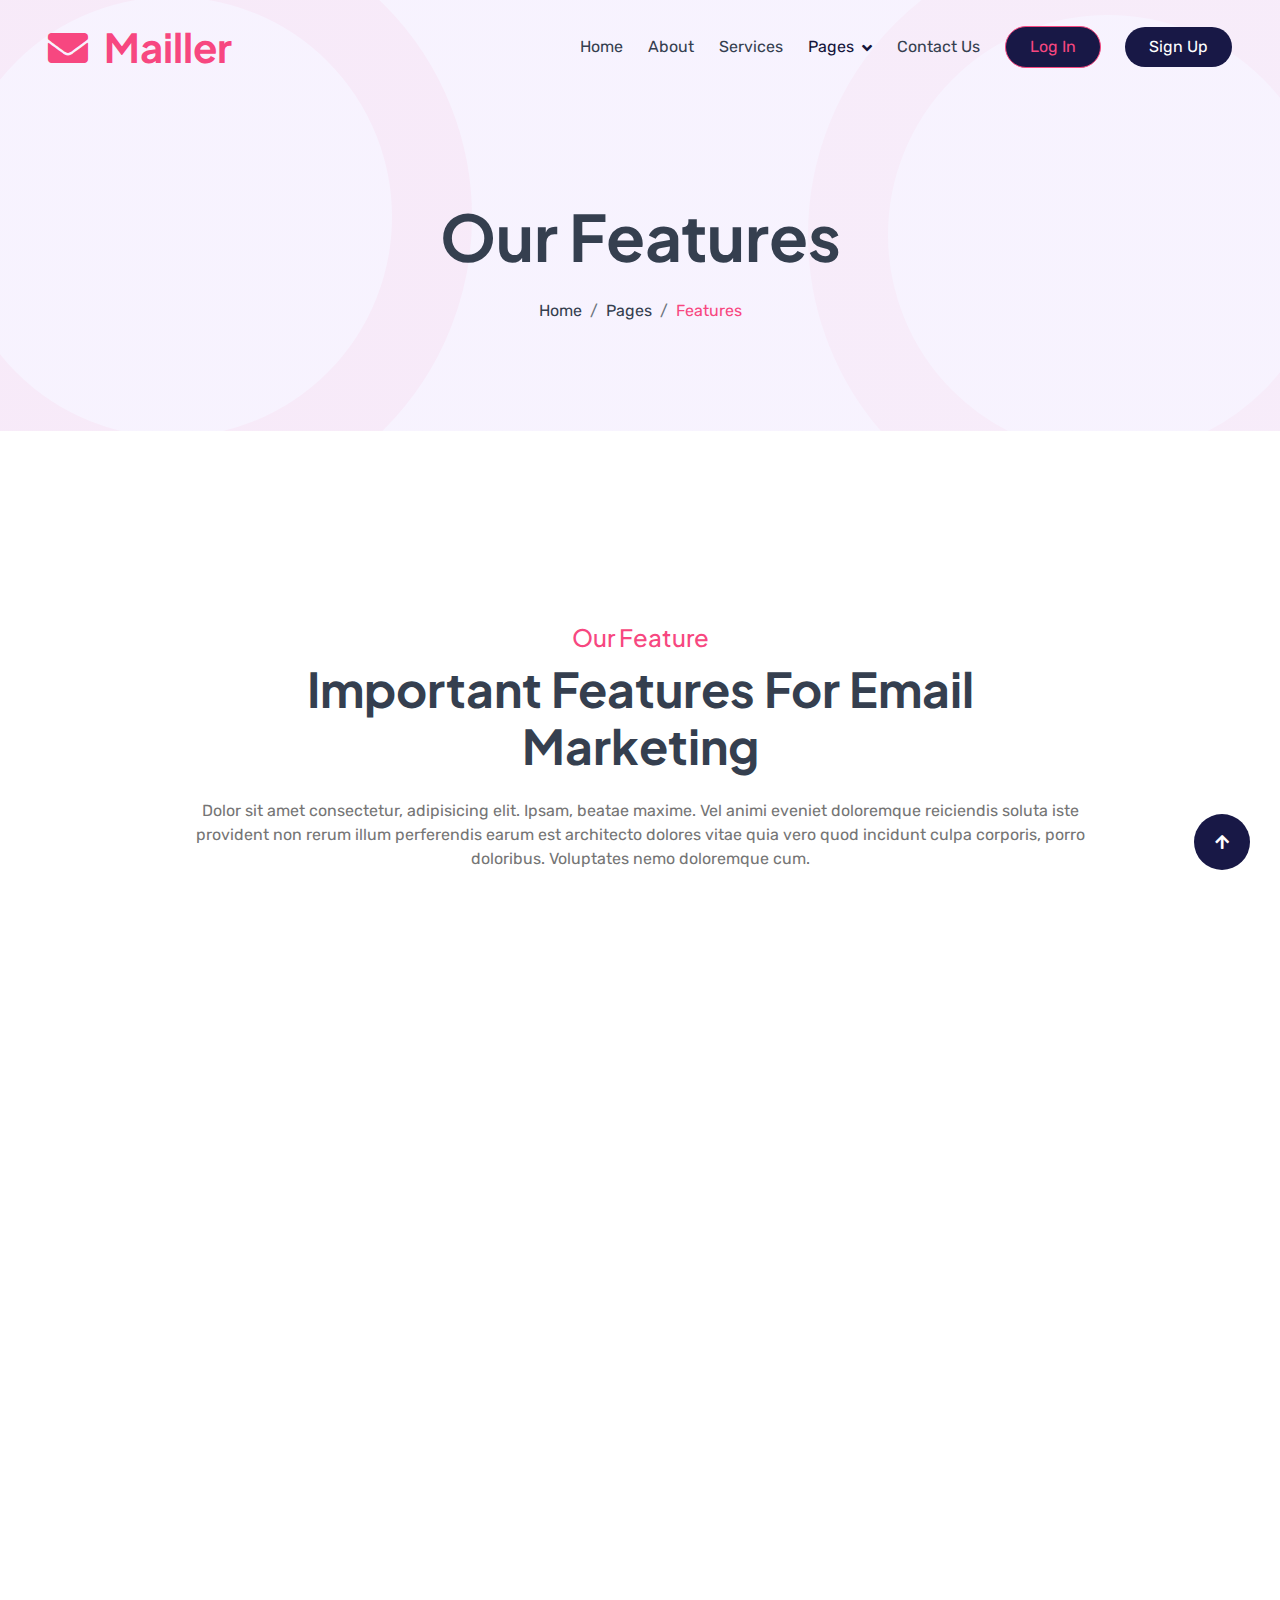
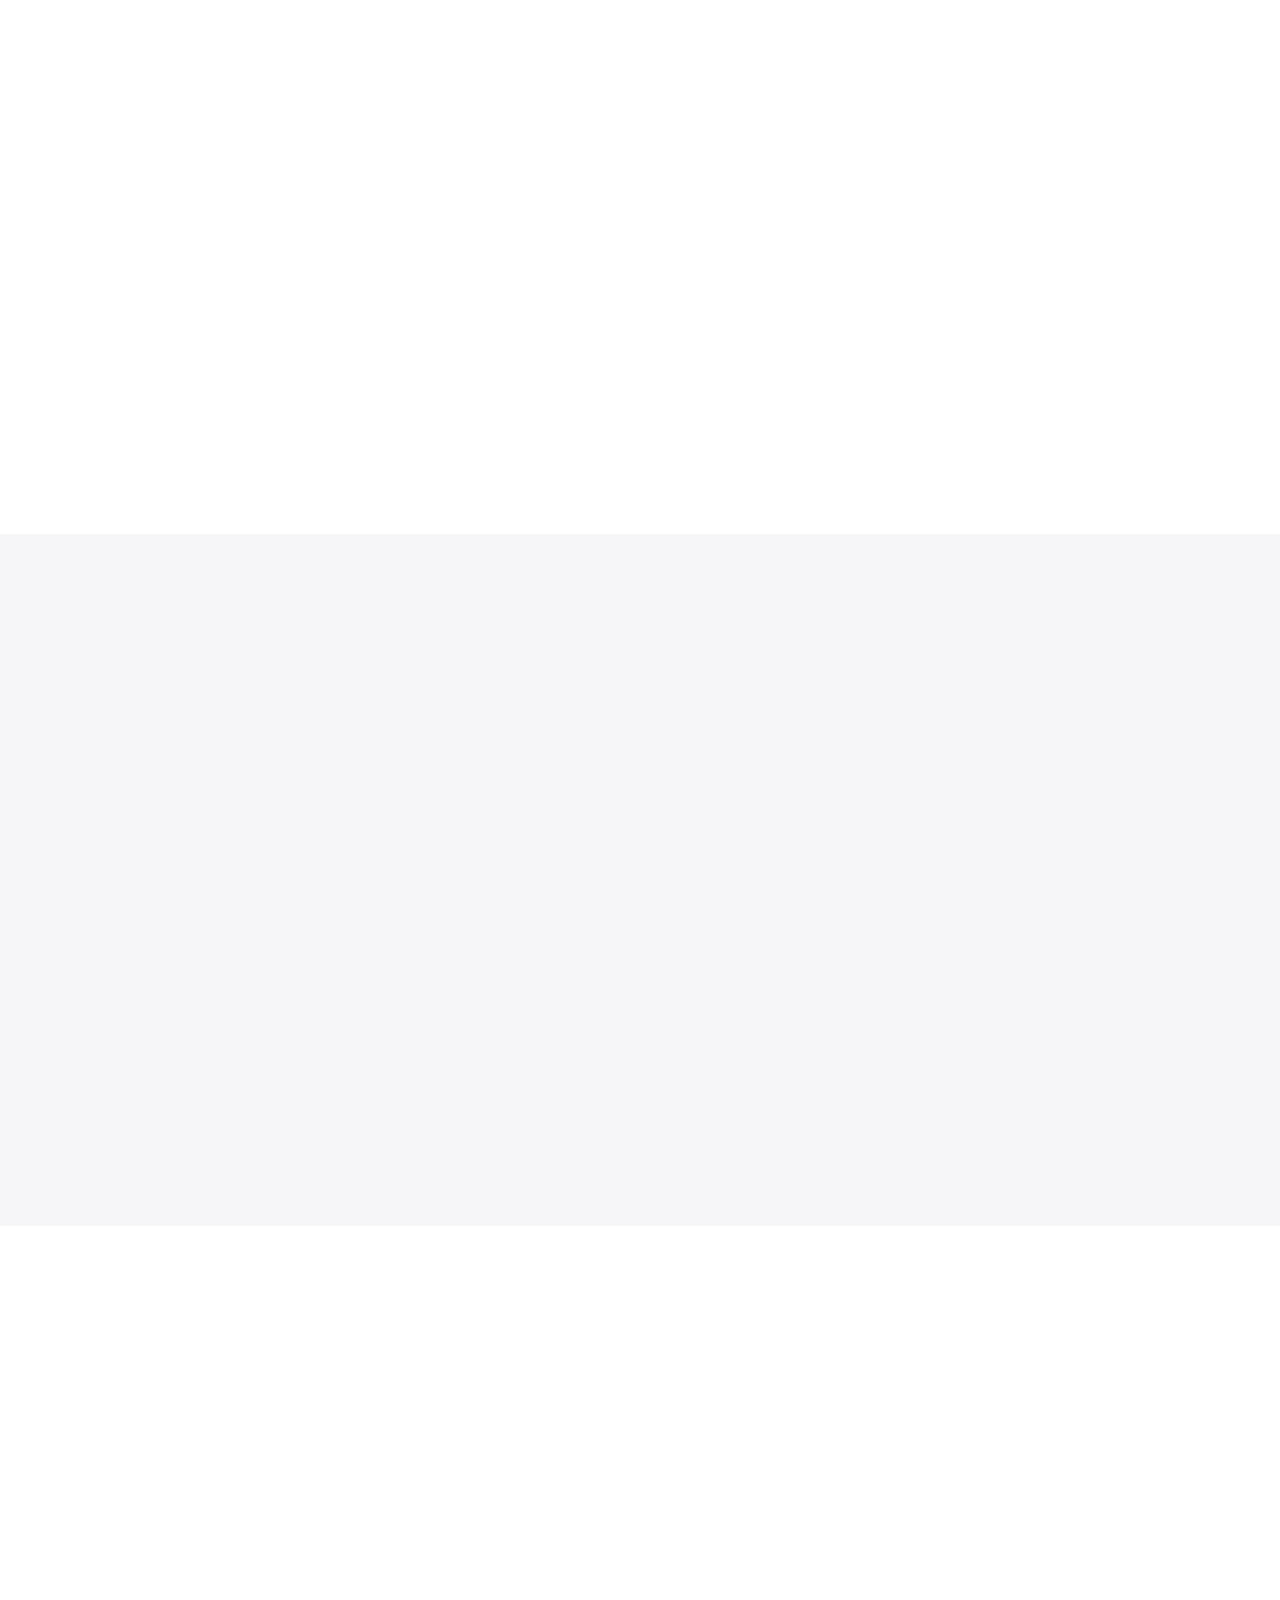
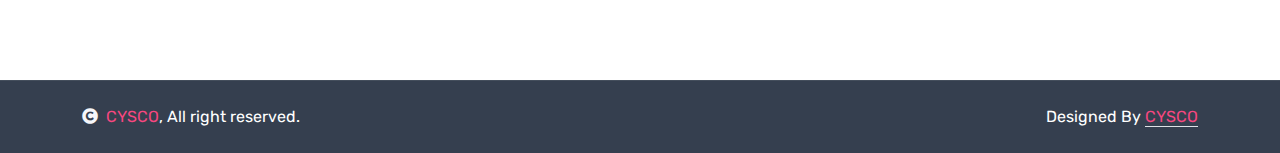
<file: Mailler-main/feature.html>
<!DOCTYPE html>
<html lang="en">

    <head>
        <meta charset="utf-8">
        <title>Mailler - SaaS Website Template</title>
        <meta content="width=device-width, initial-scale=1.0" name="viewport">
        <meta content="" name="keywords">
        <meta content="" name="description">

        <!-- Google Web Fonts -->
        <link rel="preconnect" href="https://fonts.googleapis.com">
        <link rel="preconnect" href="https://fonts.gstatic.com" crossorigin>
        <link href="https://fonts.googleapis.com/css2?family=Plus+Jakarta+Sans:wght@500;600;700&family=Rubik:wght@400;500&display=swap" rel="stylesheet"> 

        <!-- Icon Font Stylesheet -->
        <link rel="stylesheet" href="https://use.fontawesome.com/releases/v5.15.4/css/all.css"/>
        <link href="https://cdn.jsdelivr.net/npm/bootstrap-icons@1.4.1/font/bootstrap-icons.css" rel="stylesheet">

        <!-- Libraries Stylesheet -->
        <link href="lib/animate/animate.min.css" rel="stylesheet">
        <link href="lib/owlcarousel/assets/owl.carousel.min.css" rel="stylesheet">
        <link href="lib/lightbox/css/lightbox.min.css" rel="stylesheet">


        <!-- Customized Bootstrap Stylesheet -->
        <link href="css/bootstrap.min.css" rel="stylesheet">

        <!-- Template Stylesheet -->
        <link href="css/style.css" rel="stylesheet">
    </head>

    <body>

        <!-- Spinner Start -->
        <div id="spinner" class="show bg-white position-fixed translate-middle w-100 vh-100 top-50 start-50 d-flex align-items-center justify-content-center">
            <div class="spinner-border text-primary" style="width: 3rem; height: 3rem;" role="status">
                <span class="sr-only">Loading...</span>
            </div>
        </div>
        <!-- Spinner End -->


        <!-- Navbar & Hero Start -->
        <div class="container-fluid p-0">
            <nav class="navbar navbar-expand-lg navbar-light bg-transparent px-4 px-lg-5 py-3 py-lg-0">
                <a href="index.html" class="navbar-brand p-0">
                    <h1 class="display-6 text-primary m-0"><i class="fas fa-envelope me-3"></i>Mailler</h1>
                    <!-- <img src="img/logo.png" alt="Logo"> -->
                </a>
                <button class="navbar-toggler" type="button" data-bs-toggle="collapse" data-bs-target="#navbarCollapse">
                    <span class="fa fa-bars"></span>
                </button>
                <div class="collapse navbar-collapse" id="navbarCollapse">
                    <div class="navbar-nav ms-auto py-0">
                        <a href="index.html" class="nav-item nav-link">Home</a>
                        <a href="about.html" class="nav-item nav-link">About</a>
                        <a href="service.html" class="nav-item nav-link">Services</a>
                        <div class="nav-item dropdown">
                            <a href="#" class="nav-link dropdown-toggle active" data-bs-toggle="dropdown">Pages</a>
                            <div class="dropdown-menu m-0">
                                <a href="feature.html" class="dropdown-item active">Features</a>
                                <a href="pricing.html" class="dropdown-item">Pricing</a>
                                <a href="blog.html" class="dropdown-item">Blog</a>
                                <a href="testimonial.html" class="dropdown-item">Testimonial</a>
                                <a href="404.html" class="dropdown-item">404 Page</a>
                            </div>
                        </div>
                        <a href="contact.html" class="nav-item nav-link">Contact Us</a>
                    </div>
                    <a href="#" class="btn btn-light border border-primary rounded-pill text-primary py-2 px-4 me-4">Log In</a>
                    <a href="#" class="btn btn-primary rounded-pill text-white py-2 px-4">Sign Up</a>
                </div>
            </nav>
        </div>
        <!-- Navbar & Hero End -->


         <!-- Header Start -->
         <div class="container-fluid bg-breadcrumb">
            <ul class="breadcrumb-animation">
                <li></li>
                <li></li>
                <li></li>
                <li></li>
                <li></li>
                <li></li>
                <li></li>
                <li></li>
                <li></li>
                <li></li>
            </ul>
            <div class="container text-center py-5" style="max-width: 900px;">
                <h3 class="display-3 mb-4 wow fadeInDown" data-wow-delay="0.1s">Our Features</h1>
                <ol class="breadcrumb justify-content-center mb-0 wow fadeInDown" data-wow-delay="0.3s">
                    <li class="breadcrumb-item"><a href="index.html">Home</a></li>
                    <li class="breadcrumb-item"><a href="#">Pages</a></li>
                    <li class="breadcrumb-item active text-primary">Features</li>
                </ol>    
            </div>
        </div>
        <!-- Header End -->


        <!-- Feature Start -->
        <div class="container-fluid feature overflow-hidden py-5">
            <div class="container py-5">
                <div class="text-center mx-auto mb-5 wow fadeInUp" data-wow-delay="0.1s" style="max-width: 900px;">
                    <h4 class="text-primary">Our Feature</h4>
                    <h1 class="display-5 mb-4">Important Features For Email Marketing</h1>
                    <p class="mb-0">Dolor sit amet consectetur, adipisicing elit. Ipsam, beatae maxime. Vel animi eveniet doloremque reiciendis soluta iste provident non rerum illum perferendis earum est architecto dolores vitae quia vero quod incidunt culpa corporis, porro doloribus. Voluptates nemo doloremque cum.
                    </p>
                </div>
                <div class="row g-4 justify-content-center text-center mb-5">
                    <div class="col-md-6 col-lg-4 col-xl-3 wow fadeInUp" data-wow-delay="0.1s">
                        <div class="text-center p-4">
                            <div class="d-inline-block rounded bg-light p-4 mb-4"><i class="fas fa-envelope fa-5x text-secondary"></i></div>
                            <div class="feature-content">
                                <a href="#" class="h4">Email Marketing <i class="fa fa-long-arrow-alt-right"></i></a>
                                <p class="mt-4 mb-0">Lorem ipsum dolor sit amet consectetur adipisicing elit.consectetur adipisicing elit
                                </p>
                            </div>
                        </div>
                    </div>
                    <div class="col-md-6 col-lg-4 col-xl-3 wow fadeInUp" data-wow-delay="0.3s">
                        <div class="text-center p-4">
                            <div class="d-inline-block rounded bg-light p-4 mb-4"><i class="fas fa-mail-bulk fa-5x text-secondary"></i></div>
                            <div class="feature-content">
                                <a href="#" class="h4">Email Builder <i class="fa fa-long-arrow-alt-right"></i></a>
                                <p class="mt-4 mb-0">Lorem ipsum dolor sit amet consectetur adipisicing elit.consectetur adipisicing elit
                                </p>
                            </div>
                        </div>
                    </div>
                    <div class="col-md-6 col-lg-4 col-xl-3 wow fadeInUp" data-wow-delay="0.5s">
                        <div class="text-center rounded p-4">
                            <div class="d-inline-block rounded bg-light p-4 mb-4"><i class="fas fa-sitemap fa-5x text-secondary"></i></div>
                            <div class="feature-content">
                                <a href="#" class="h4">Customer Builder <i class="fa fa-long-arrow-alt-right"></i></a>
                                <p class="mt-4 mb-0">Lorem ipsum dolor sit amet consectetur adipisicing elit.consectetur adipisicing elit
                                </p>
                            </div>
                        </div>
                    </div>
                    <div class="col-md-6 col-lg-4 col-xl-3 wow fadeInUp" data-wow-delay="0.7s">
                        <div class="text-center rounded p-4">
                            <div class="d-inline-block rounded bg-light p-4 mb-4"><i class="fas fa-tasks fa-5x text-secondary"></i></div>
                            <div class="feature-content">
                                <a href="#" class="h4">Campaign Manager <i class="fa fa-long-arrow-alt-right"></i></a>
                                <p class="mt-4 mb-0">Lorem ipsum dolor sit amet consectetur adipisicing elit.consectetur adipisicing elit
                                </p>
                            </div>
                        </div>
                    </div>
                    <div class="col-12 wow fadeInUp" data-wow-delay="0.1s">
                        <div class="my-3">
                            <a href="#" class="btn btn-primary d-inline rounded-pill px-5 py-3">More Features</a>
                        </div>
                    </div>
                </div>
                <div class="row g-5 pt-5" style="margin-top: 6rem;">
                    <div class="col-lg-6 wow fadeInLeft" data-wow-delay="0.1s">
                        <div class="feature-img RotateMoveLeft h-100" style="object-fit: cover;">
                            <img src="img/features-1.png" class="img-fluid w-100 h-100" alt="">
                        </div>
                    </div>
                    <div class="col-lg-6 wow fadeInRight" data-wow-delay="0.1s">
                        <h4 class="text-primary">Fearutes</h4>
                        <h1 class="display-5 mb-4">Push Your Visitors Into Happy Customers</h1>
                        <p class="mb-4">Lorem ipsum dolor sit amet, consectetur adipisicing elit. Accusantium, suscipit itaque quaerat dicta porro illum, autem, molestias ut animi ab aspernatur dolorum officia nam dolore. Voluptatibus aliquam earum labore atque.
                        </p>
                        <div class="row g-4">
                            <div class="col-6">
                                <div class="d-flex">
                                    <i class="fas fa-newspaper fa-4x text-secondary"></i>
                                    <div class="d-flex flex-column ms-3">
                                        <h2 class="mb-0 fw-bold">285</h2>
                                        <small class="text-dark">Created Projects</small>
                                    </div>
                                </div>
                            </div>
                            <div class="col-6">
                                <div class="d-flex">
                                    <i class="fas fa-users fa-4x text-secondary"></i>
                                    <div class="d-flex flex-column ms-3">
                                        <h2 class="mb-0 fw-bold">6560</h2>
                                        <small class="text-dark">Happy Clients</small>
                                    </div>
                                </div>
                            </div>
                        </div>
                        <div class="my-4">
                            <a href="#" class="btn btn-primary rounded-pill py-3 px-5">Read More</a>
                        </div>
                    </div>
                </div>
            </div>
        </div>
        <!-- Feature End -->


        <!-- FAQ Start -->
        <div class="container-fluid FAQ bg-light overflow-hidden py-5">
            <div class="container py-5">
                <div class="row g-5 align-items-center">
                    <div class="col-lg-6 wow fadeInLeft" data-wow-delay="0.1s">
                       <div class="accordion" id="accordionExample">
                            <div class="accordion-item border-0 mb-4">
                                <h2 class="accordion-header" id="headingOne">
                                    <button class="accordion-button rounded-top" type="button" data-bs-toggle="collapse" data-bs-target="#collapseOne" aria-expanded="true" aria-controls="collapseTOne">
                                        Why did you choose Our Email Services?
                                    </button>
                                </h2>
                                <div id="collapseOne" class="accordion-collapse collapse show" aria-labelledby="headingOne" data-bs-parent="#accordionExample">
                                    <div class="accordion-body my-2">
                                        <h5>Dolor sit amet consectetur adipisicing elit.</h5>
                                        <p>Lorem ipsum dolor sit amet consectetur adipisicing elit. Ad nemo impedit, sapiente quis illo quia nulla atque maxime fuga minima ipsa quae cum consequatur, sit, delectus exercitationem odit officiis maiores! Neque, quidem corrupti modi architecto eos saepe incidunt dignissimos rerum.</p>
                                        <p>Lorem ipsum dolor sit amet consectetur adipisicing elit. Dicta distinctio hic fuga odio excepturi ducimus sequi at. Doloribus, non aspernatur.</p>
                                    </div>
                                </div>
                            </div>
                            <div class="accordion-item border-0 mb-4">
                                <h2 class="accordion-header" id="headingTwo">
                                    <button class="accordion-button collapsed rounded-top" type="button" data-bs-toggle="collapse" data-bs-target="#collapseTwo" aria-expanded="false" aria-controls="collapseTwo">
                                        Are there any hidden charges? 
                                    </button>
                                </h2>
                                <div id="collapseTwo" class="accordion-collapse collapse" aria-labelledby="headingTwo" data-bs-parent="#accordionExample">
                                    <div class="accordion-body my-2">
                                        <h5>Dolor sit amet consectetur adipisicing elit.</h5>
                                        <p>Lorem ipsum dolor sit amet consectetur adipisicing elit. Ad nemo impedit, sapiente quis illo quia nulla atque maxime fuga minima ipsa quae cum consequatur, sit, delectus exercitationem odit officiis maiores! Neque, quidem corrupti modi architecto eos saepe incidunt dignissimos rerum.</p>
                                        <p>Lorem ipsum dolor sit amet consectetur adipisicing elit. Dicta distinctio hic fuga odio excepturi ducimus sequi at. Doloribus, non aspernatur.</p>
                                    </div>
                                </div>
                            </div>
                            <div class="accordion-item border-0">
                                <h2 class="accordion-header" id="headingThree">
                                    <button class="accordion-button collapsed rounded-top" type="button" data-bs-toggle="collapse" data-bs-target="#collapseThree" aria-expanded="false" aria-controls="collapseThree">
                                        What are the key challenges of email marketing?
                                    </button>
                                </h2>
                                <div id="collapseThree" class="accordion-collapse collapse" aria-labelledby="headingThree" data-bs-parent="#accordionExample">
                                    <div class="accordion-body my-2">
                                        <h5>Dolor sit amet consectetur adipisicing elit.</h5>
                                        <p>Lorem ipsum dolor sit amet consectetur adipisicing elit. Ad nemo impedit, sapiente quis illo quia nulla atque maxime fuga minima ipsa quae cum consequatur, sit, delectus exercitationem odit officiis maiores! Neque, quidem corrupti modi architecto eos saepe incidunt dignissimos rerum.</p>
                                        <p>Lorem ipsum dolor sit amet consectetur adipisicing elit. Dicta distinctio hic fuga odio excepturi ducimus sequi at. Doloribus, non aspernatur.</p>
                                    </div>
                                </div>
                            </div>
                       </div>
                    </div>
                    <div class="col-lg-6 wow fadeInRight" data-wow-delay="0.3s">
                        <div class="FAQ-img RotateMoveRight rounded">
                            <img src="img/about-1.png" class="img-fluid w-100" alt="">
                        </div>
                    </div>
                </div>
            </div>
        </div>
        <!-- FAQ End -->


        <!-- Footer Start -->
        <div class="container-fluid footer py-5 wow fadeIn" data-wow-delay="0.2s">
            <div class="container py-5">
                <div class="row g-5">
                    <div class="col-md-6 col-lg-6 col-xl-3">
                        <div class="footer-item d-flex flex-column">
                            <h4 class="text-dark mb-4">Company</h4>
                            <a href=""> Why Mailler?</a>
                            <a href=""> Our Features</a>
                            <a href=""> Our Portfolio</a>
                            <a href=""> About Us</a>
                            <a href=""> Our Blog & News</a>
                            <a href=""> Get In Touch</a>
                        </div>
                    </div>
                    <div class="col-md-6 col-lg-6 col-xl-3">
                        <div class="footer-item d-flex flex-column">
                            <h4 class="mb-4 text-dark">Quick Links</h4>
                            <a href=""> About Us</a>
                            <a href=""> Contact Us</a>
                            <a href=""> Privacy Policy</a>
                            <a href=""> Terms & Conditions</a>
                            <a href=""> Our Blog & News</a>
                            <a href=""> Our Team</a>
                        </div>
                    </div>
                    <div class="col-md-6 col-lg-6 col-xl-3">
                        <div class="footer-item d-flex flex-column">
                            <h4 class="mb-4 text-dark">Services</h4>
                            <a href=""> All Services</a>
                            <a href=""> Promotional Emails</a>
                            <a href=""> Product Updates</a>
                            <a href=""> Email Marketing</a>
                            <a href=""> Acquistion Emails</a>
                            <a href=""> Retention Emails</a>
                        </div>
                    </div>
                    <div class="col-md-6 col-lg-6 col-xl-3">
                        <div class="footer-item d-flex flex-column">
                            <h4 class="mb-4 text-dark">Contact Info</h4>
                            <a href=""><i class="fa fa-map-marker-alt me-2"></i> 123 Street, New York, USA</a>
                            <a href=""><i class="fas fa-envelope me-2"></i> info@example.com</a>
                            <a href=""><i class="fas fa-phone me-2"></i> +012 345 67890</a>
                            <a href="" class="mb-3"><i class="fas fa-print me-2"></i> +012 345 67890</a>
                            <div class="d-flex align-items-center">
                                <i class="fas fa-share fa-2x text-secondary me-2"></i>
                                <a class="btn-square btn btn-primary rounded-circle mx-1" href=""><i class="fab fa-facebook-f"></i></a>
                                <a class="btn-square btn btn-primary rounded-circle mx-1" href=""><i class="fab fa-twitter"></i></a>
                                <a class="btn-square btn btn-primary rounded-circle mx-1" href=""><i class="fab fa-instagram"></i></a>
                                <a class="btn-square btn btn-primary rounded-circle mx-1" href=""><i class="fab fa-linkedin-in"></i></a>
                            </div>
                        </div>
                    </div>
                </div>
            </div>
        </div>
        <!-- Footer End -->

        
        <!-- Copyright Start -->
        <div class="container-fluid copyright py-4">
            <div class="container ">
                <div class="row g-4 align-items-center">
                    <div class="col-md-6 text-center text-md-start mb-md-0">
                        <span class="text-white"><a href="https://www.cysco.in/"><i class="fas fa-copyright text-light me-2"></i>CYSCO</a>, All right reserved.</span>
                    </div>
                    <div class="col-md-6 text-center text-md-end text-white">
                        <!--/*** This template is free as long as you keep the below author’s credit link/attribution link/backlink. ***/-->
                        <!--/*** If you'd like to use the template without the below author’s credit link/attribution link/backlink, ***/-->
                        <!--/*** you can purchase the Credit Removal License from "https://htmlcodex.com/credit-removal". ***/-->
                        Designed By  <a class="border-bottom" target="_blank" href="https://www.cysco.in/">CYSCO</a> 
                    </div>
                </div>
            </div>
        </div>
        <!-- Copyright End -->


        <!-- Back to Top -->
        <a href="#" class="btn btn-primary btn-lg-square back-to-top"><i class="fa fa-arrow-up"></i></a>   

        
    <!-- JavaScript Libraries -->
    <script src="https://ajax.googleapis.com/ajax/libs/jquery/3.6.4/jquery.min.js"></script>
    <script src="https://cdn.jsdelivr.net/npm/bootstrap@5.0.0/dist/js/bootstrap.bundle.min.js"></script>
    <script src="lib/wow/wow.min.js"></script>
    <script src="lib/easing/easing.min.js"></script>
    <script src="lib/waypoints/waypoints.min.js"></script>
    <script src="lib/counterup/counterup.min.js"></script>
    <script src="lib/owlcarousel/owl.carousel.min.js"></script>
    <script src="lib/lightbox/js/lightbox.min.js"></script>
    

    <!-- Template Javascript -->
    <script src="js/main.js"></script>
    </body>

</html>
</file>
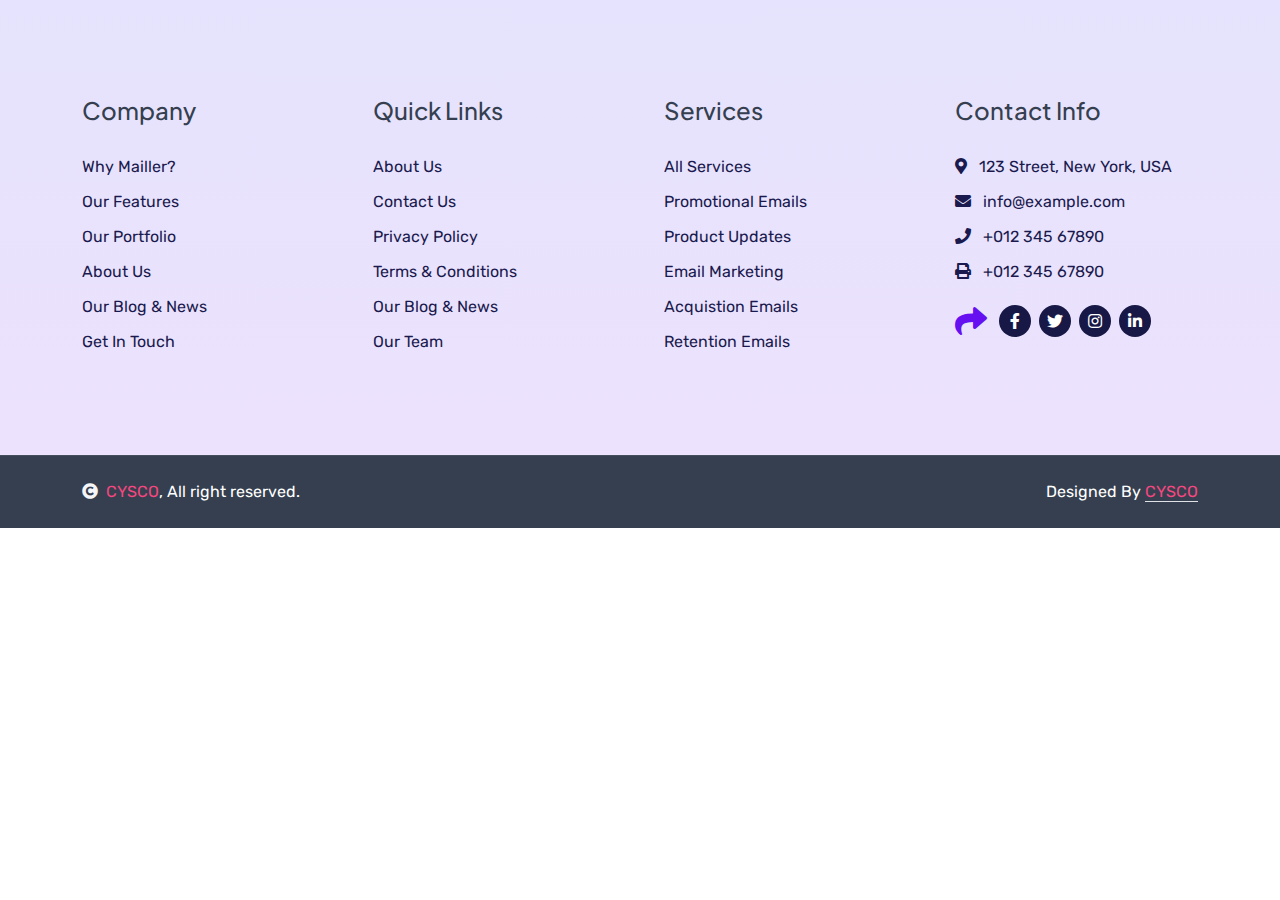
<file: Mailler-main/footer.html>
<!DOCTYPE html>
<html lang="en">
<head>
    <meta charset="utf-8">
    <title>Mailler - SaaS Website Template</title>
    <meta content="width=device-width, initial-scale=1.0" name="viewport">
    <meta content="" name="keywords">
    <meta content="" name="description">

    <!-- Google Web Fonts -->
    <link rel="preconnect" href="https://fonts.googleapis.com">
    <link rel="preconnect" href="https://fonts.gstatic.com" crossorigin>
    <link href="https://fonts.googleapis.com/css2?family=Plus+Jakarta+Sans:wght@500;600;700&family=Rubik:wght@400;500&display=swap" rel="stylesheet"> 

    <!-- Icon Font Stylesheet -->
    <link rel="stylesheet" href="https://use.fontawesome.com/releases/v5.15.4/css/all.css"/>
    <link href="https://cdn.jsdelivr.net/npm/bootstrap-icons@1.4.1/font/bootstrap-icons.css" rel="stylesheet">

    <!-- Libraries Stylesheet -->
    <link href="lib/animate/animate.min.css" rel="stylesheet">
    <link href="lib/owlcarousel/assets/owl.carousel.min.css" rel="stylesheet">
    <link href="lib/lightbox/css/lightbox.min.css" rel="stylesheet">


    <!-- Customized Bootstrap Stylesheet -->
    <link href="css/bootstrap.min.css" rel="stylesheet">

    <!-- Template Stylesheet -->
    <link href="css/style.css" rel="stylesheet">
</head>
<body>
      
    <!-- Footer Start  -->
        <div class="container-fluid footer py-5 wow fadeIn" data-wow-delay="0.2s">
            <div class="container py-5">
                <div class="row g-5">
                    <div class="col-md-6 col-lg-6 col-xl-3">
                        <div class="footer-item d-flex flex-column">
                            <h4 class="text-dark mb-4">Company</h4>
                            <a href=""> Why Mailler?</a>
                            <a href=""> Our Features</a>
                            <a href=""> Our Portfolio</a>
                            <a href=""> About Us</a>
                            <a href=""> Our Blog & News</a>
                            <a href=""> Get In Touch</a>
                        </div>
                    </div>
                    <div class="col-md-6 col-lg-6 col-xl-3">
                        <div class="footer-item d-flex flex-column">
                            <h4 class="mb-4 text-dark">Quick Links</h4>
                            <a href=""> About Us</a>
                            <a href=""> Contact Us</a>
                            <a href=""> Privacy Policy</a>
                            <a href=""> Terms & Conditions</a>
                            <a href=""> Our Blog & News</a>
                            <a href=""> Our Team</a>
                        </div>
                    </div>
                    <div class="col-md-6 col-lg-6 col-xl-3">
                        <div class="footer-item d-flex flex-column">
                            <h4 class="mb-4 text-dark">Services</h4>
                            <a href=""> All Services</a>
                            <a href=""> Promotional Emails</a>
                            <a href=""> Product Updates</a>
                            <a href=""> Email Marketing</a>
                            <a href=""> Acquistion Emails</a>
                            <a href=""> Retention Emails</a>
                        </div>
                    </div>
                    <div class="col-md-6 col-lg-6 col-xl-3">
                        <div class="footer-item d-flex flex-column">
                            <h4 class="mb-4 text-dark">Contact Info</h4>
                            <a href=""><i class="fa fa-map-marker-alt me-2"></i> 123 Street, New York, USA</a>
                            <a href=""><i class="fas fa-envelope me-2"></i> info@example.com</a>
                            <a href=""><i class="fas fa-phone me-2"></i> +012 345 67890</a>
                            <a href="" class="mb-3"><i class="fas fa-print me-2"></i> +012 345 67890</a>
                            <div class="d-flex align-items-center">
                                <i class="fas fa-share fa-2x text-secondary me-2"></i>
                                <a class="btn-square btn btn-primary text-white rounded-circle mx-1" href=""><i class="fab fa-facebook-f"></i></a>
                                <a class="btn-square btn btn-primary text-white rounded-circle mx-1" href=""><i class="fab fa-twitter"></i></a>
                                <a class="btn-square btn btn-primary text-white rounded-circle mx-1" href=""><i class="fab fa-instagram"></i></a>
                                <a class="btn-square btn btn-primary text-white rounded-circle mx-1" target="_blank" href="https://www.linkedin.com/company/cysco09/posts/?feedView=all"><i class="fab fa-linkedin-in"></i></a>
                            </div>
                        </div>
                    </div>
                </div>
            </div>
        </div>
        <!-- Footer End -->

    <!-- Copyright Start -->
    <div class="container-fluid copyright py-4">
        <div class="container ">
            <div class="row g-4 align-items-center">
                <div class="col-md-6 text-center text-md-start mb-md-0">
                    <span class="text-white"><a href="https://www.cysco.in/"><i class="fas fa-copyright text-light me-2"></i>CYSCO</a>, All right reserved.</span>
                </div>
                <div class="col-md-6 text-center text-md-end text-white">
                    <!--/*** This template is free as long as you keep the below author’s credit link/attribution link/backlink. ***/-->
                    <!--/*** If you'd like to use the template without the below author’s credit link/attribution link/backlink, ***/-->
                    <!--/*** you can purchase the Credit Removal License from "https://htmlcodex.com/credit-removal". ***/-->
                    Designed By  <a class="border-bottom" target="_blank" href="https://www.cysco.in/">CYSCO</a> 
                </div>
            </div>
        </div>
    </div>
</body>
</html>
</file>
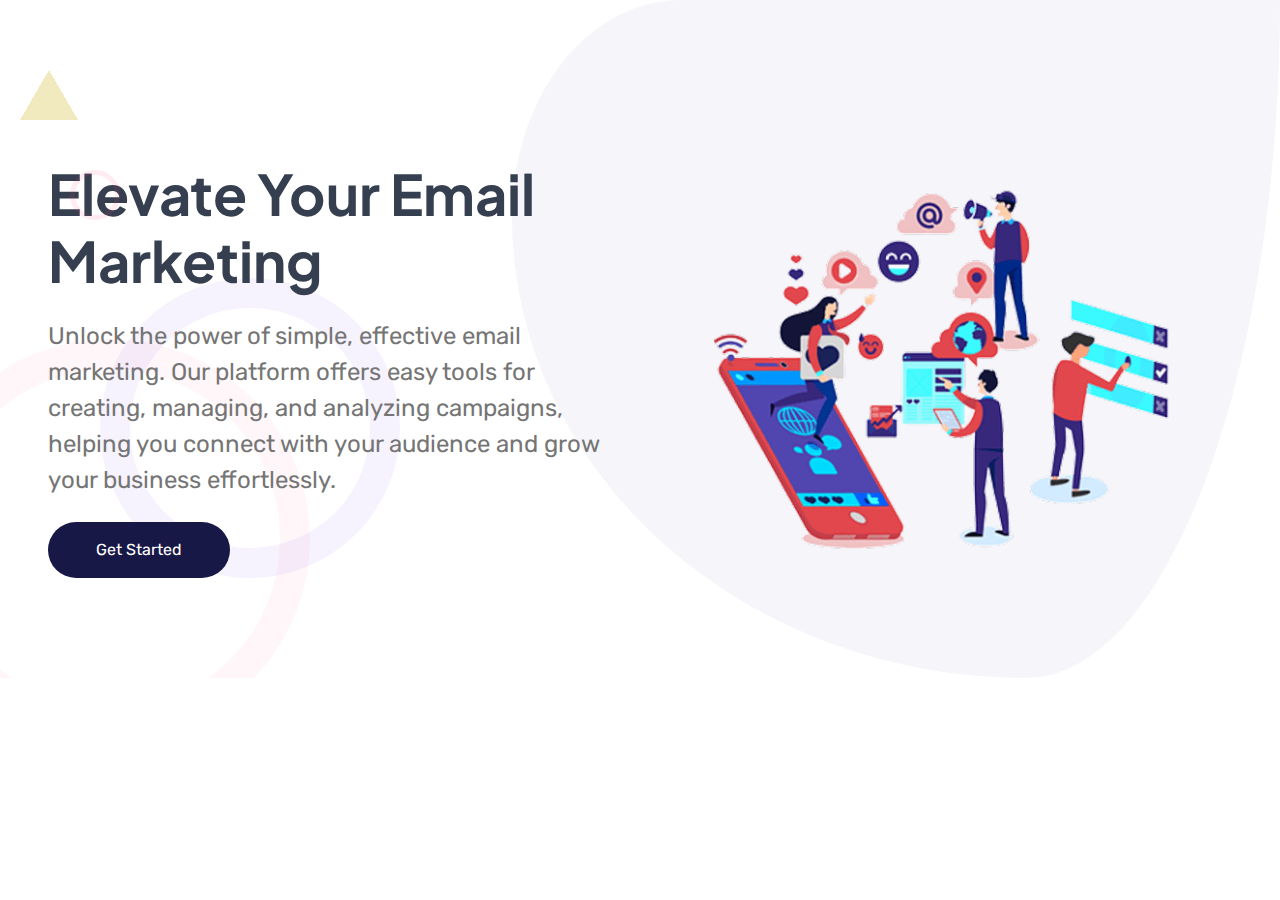
<file: Mailler-main/header.html>
<!DOCTYPE html>
<html lang="en">
<head>
    <meta charset="utf-8">
    <title>Mailler - SaaS Website Template</title>
    <meta content="width=device-width, initial-scale=1.0" name="viewport">
    <meta content="" name="keywords">
    <meta content="" name="description">

    <!-- Google Web Fonts -->
    <link rel="preconnect" href="https://fonts.googleapis.com">
    <link rel="preconnect" href="https://fonts.gstatic.com" crossorigin>
    <link href="https://fonts.googleapis.com/css2?family=Plus+Jakarta+Sans:wght@500;600;700&family=Rubik:wght@400;500&display=swap" rel="stylesheet"> 

    <!-- Icon Font Stylesheet -->
    <link rel="stylesheet" href="https://use.fontawesome.com/releases/v5.15.4/css/all.css"/>
    <link href="https://cdn.jsdelivr.net/npm/bootstrap-icons@1.4.1/font/bootstrap-icons.css" rel="stylesheet">

    <!-- Libraries Stylesheet -->
    <link href="lib/animate/animate.min.css" rel="stylesheet">
    <link href="lib/owlcarousel/assets/owl.carousel.min.css" rel="stylesheet">
    <link href="lib/lightbox/css/lightbox.min.css" rel="stylesheet">


    <!-- Customized Bootstrap Stylesheet -->
    <link href="css/bootstrap.min.css" rel="stylesheet">

    <!-- Template Stylesheet -->
    <link href="css/style.css" rel="stylesheet">
</head>
<body>
    <header>
        <div class="container-fluid header position-relative overflow-hidden p-0">

            <!-- Hero Header Start -->
            <div class="hero-header overflow-hidden px-5">
                <div class="rotate-img">
                    <img src="img/sty-1.png" class="img-fluid w-100" alt="">
                    <div class="rotate-sty-2"></div>
                </div>
                <div class="row gy-5 align-items-center">
                    <div class="col-lg-6 wow fadeInLeft" data-wow-delay="0.1s">
                        <h1 class="display-4 text-dark mb-4 wow fadeInUp" data-wow-delay="0.3s">Elevate Your Email Marketing</h1>
                        <p class="fs-4 mb-4 wow fadeInUp" data-wow-delay="0.5s">Unlock the power of simple, effective email marketing. Our platform offers easy tools for creating, managing, and analyzing campaigns, helping you connect with your audience and grow your business effortlessly.</p>
                        <a href="#" class="btn btn-primary rounded-pill py-3 px-5 wow fadeInUp" data-wow-delay="0.7s">Get Started</a>
                    </div>
                    <div class="col-lg-6 wow fadeInRight" data-wow-delay="0.2s">
                        <img src="img/hero-img-1.png" class="img-fluid w-100 h-100" alt="">
                    </div>
                </div>
            </div>
            <!-- Hero Header End -->
        </div>
    </header>
</body>
</html>
</file>
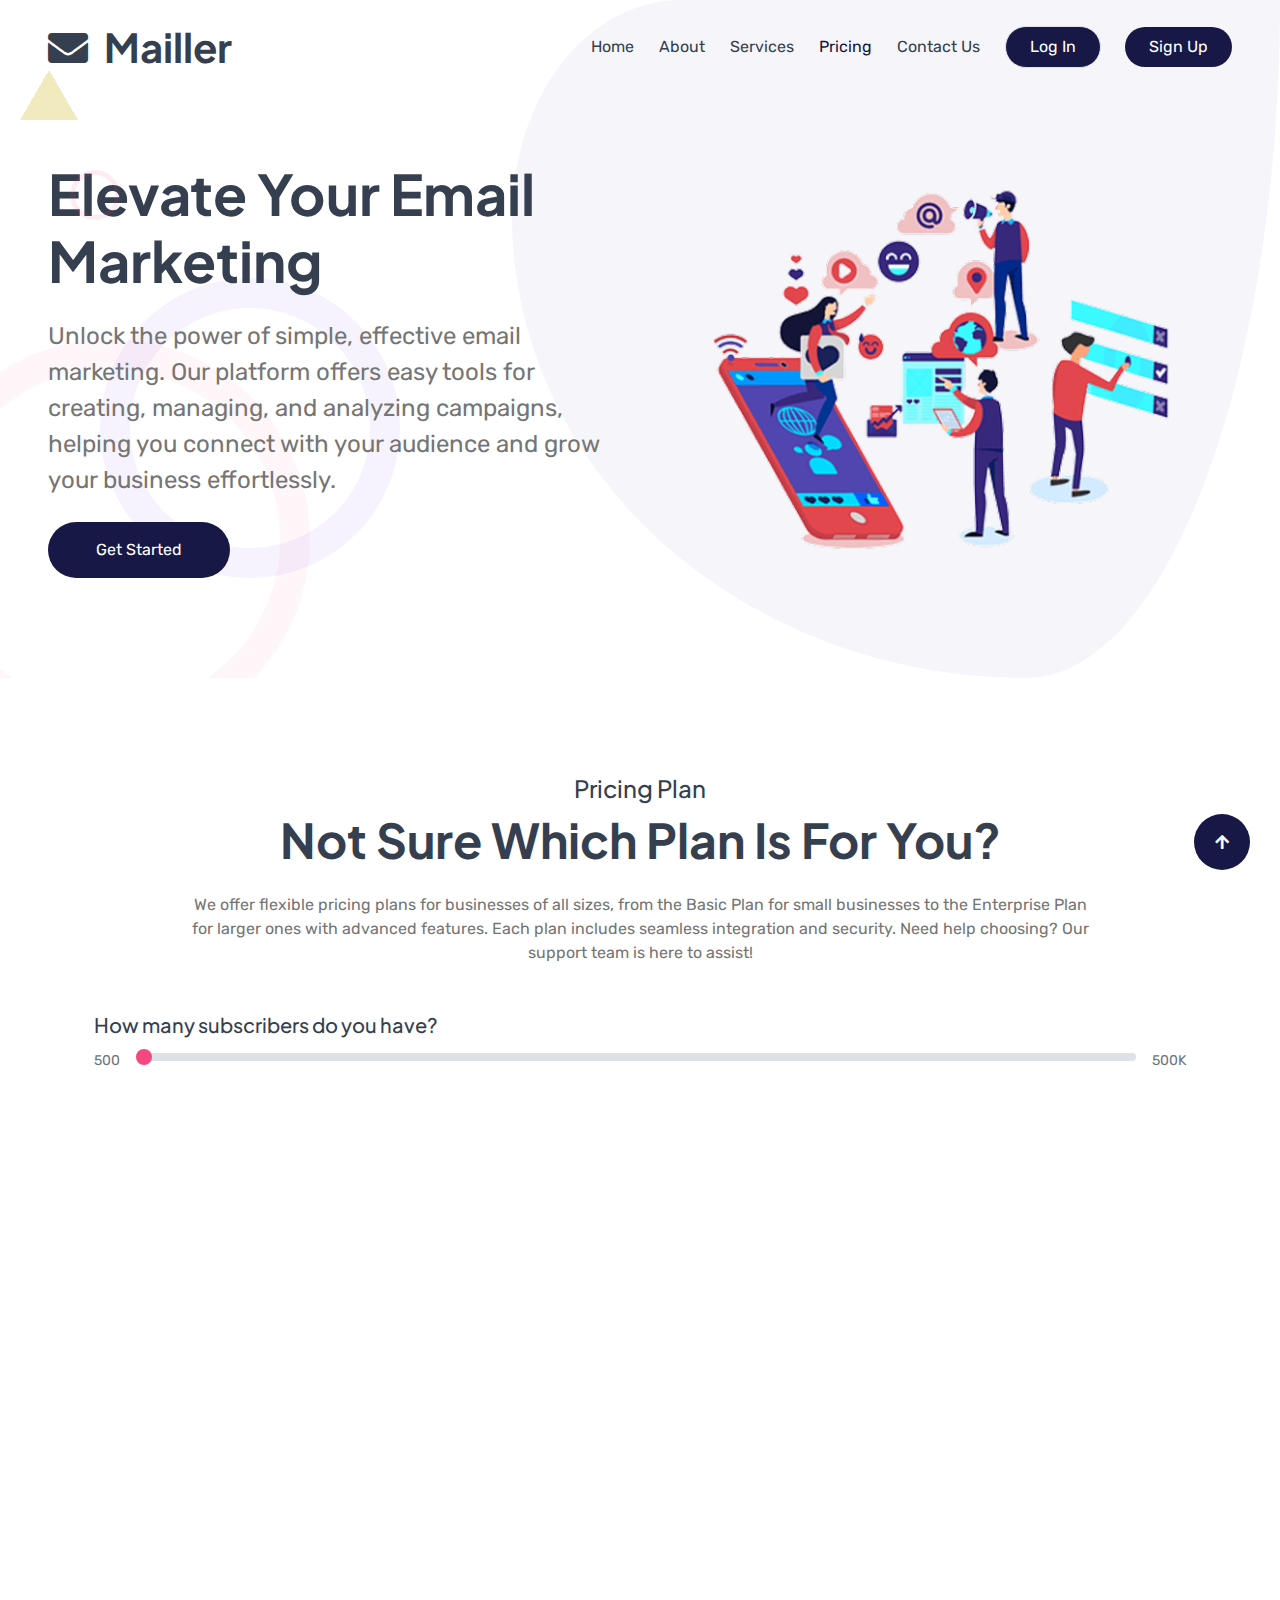
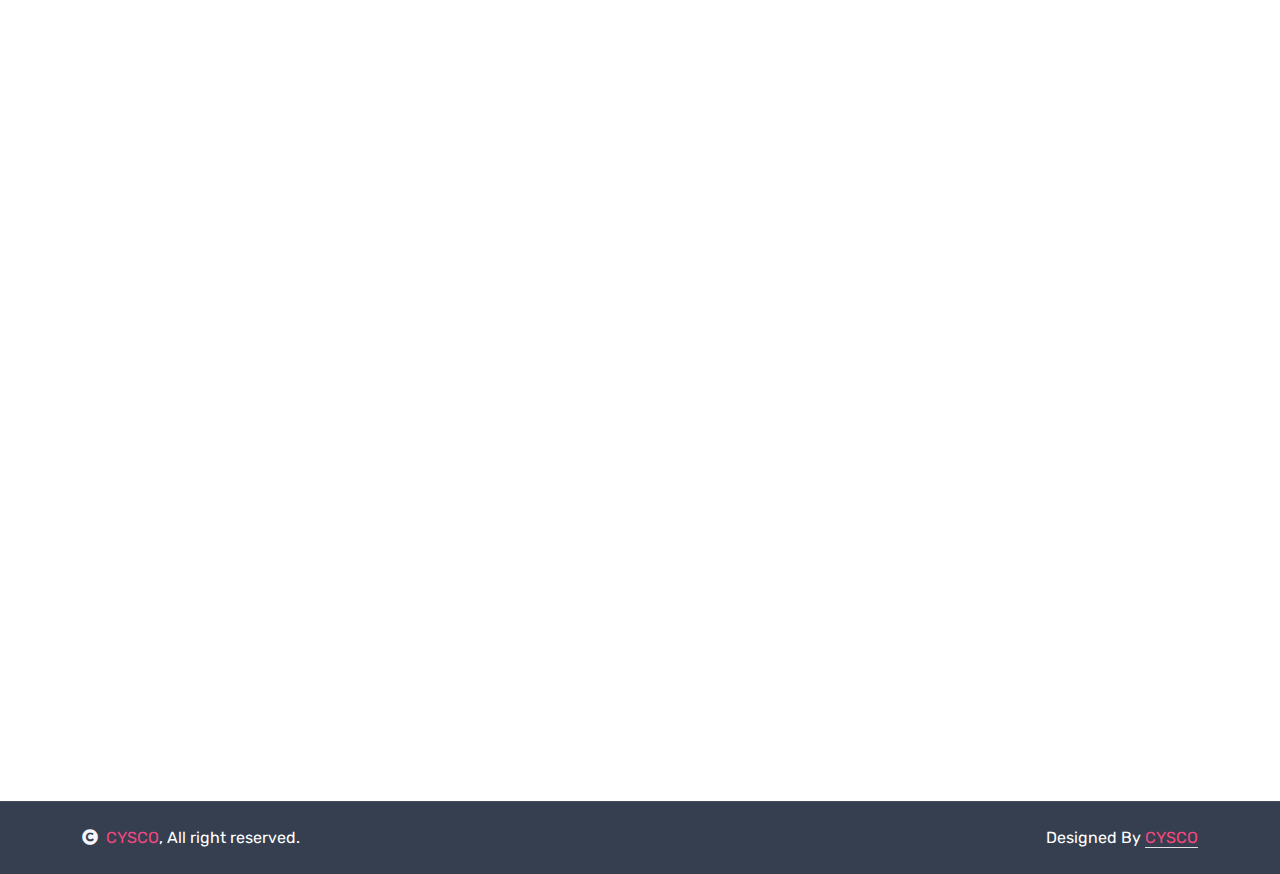
<file: Mailler-main/pricing.html>
<!DOCTYPE html>
<html lang="en">

    <head>
        <meta charset="utf-8">
        <title>Mailler - SaaS Website Template</title>
        <meta content="width=device-width, initial-scale=1.0" name="viewport">
        <meta content="" name="keywords">
        <meta content="" name="description">

        <!-- Google Web Fonts -->
        <link rel="preconnect" href="https://fonts.googleapis.com">
        <link rel="preconnect" href="https://fonts.gstatic.com" crossorigin>
        <link href="https://fonts.googleapis.com/css2?family=Plus+Jakarta+Sans:wght@500;600;700&family=Rubik:wght@400;500&display=swap" rel="stylesheet"> 

        <!-- Icon Font Stylesheet -->
        <link rel="stylesheet" href="https://use.fontawesome.com/releases/v5.15.4/css/all.css"/>
        <link href="https://cdn.jsdelivr.net/npm/bootstrap-icons@1.4.1/font/bootstrap-icons.css" rel="stylesheet">

        <!-- Libraries Stylesheet -->
        <link href="lib/animate/animate.min.css" rel="stylesheet">
        <link href="lib/owlcarousel/assets/owl.carousel.min.css" rel="stylesheet">
        <link href="lib/lightbox/css/lightbox.min.css" rel="stylesheet">


        <!-- Customized Bootstrap Stylesheet -->
        <link href="css/bootstrap.min.css" rel="stylesheet">

        <!-- Template Stylesheet -->
        <link href="css/style.css" rel="stylesheet">
    </head>

    <body>

        <!-- Spinner Start -->
        <div id="spinner" class="show bg-white position-fixed translate-middle w-100 vh-100 top-50 start-50 d-flex align-items-center justify-content-center">
            <div class="spinner-border text-primary" style="width: 3rem; height: 3rem;" role="status">
                <span class="sr-only">Loading...</span>
            </div>
        </div>
        <!-- Spinner End -->


        <!-- Navbar & Hero Start -->
        <div class="container-fluid p-0">
            <nav class="navbar navbar-expand-lg navbar-light bg-transparent px-4 px-lg-5 py-3 py-lg-0">
                <a href="index.html" class="navbar-brand p-0">
                    <h1 class="display-6  m-0"><i class="fas fa-envelope me-3"></i>Mailler</h1>
                    <!-- <img src="img/logo.png" alt="Logo"> -->
                </a>
                <button class="navbar-toggler" type="button" data-bs-toggle="collapse" data-bs-target="#navbarCollapse">
                    <span class="fa fa-bars"></span>
                </button>
                <div class="collapse navbar-collapse" id="navbarCollapse">
                    <div class="navbar-nav ms-auto py-0">
                        <a href="index.html" class="nav-item nav-link">Home</a>
                        <a href="about.html" class="nav-item nav-link">About</a>
                        <a href="service.html" class="nav-item nav-link">Services</a>
                        <a href="pricing.html" class="nav-item nav-link active">Pricing</a>
                        <a href="contact.html" class="nav-item nav-link">Contact Us</a>
                    </div>
                    <a href="#" class="btn btn-light border rounded-pill py-2 px-4 me-4">Log In</a>
                    <a href="#" class="btn btn-primary rounded-pill text-white py-2 px-4">Sign Up</a>
                </div>
            </nav>
        </div>
        <!-- Navbar & Hero End -->


         <!-- Header Start -->
         <!-- <div class="container-fluid bg-breadcrumb">
            <ul class="breadcrumb-animation">
                <li></li>
                <li></li>
                <li></li>
                <li></li>
                <li></li>
                <li></li>
                <li></li>
                <li></li>
                <li></li>
                <li></li>
            </ul>
            <div class="container text-center py-5" style="max-width: 900px;">
                <h3 class="display-3 mb-4 wow fadeInDown" data-wow-delay="0.1s">Our Price Plan</h1>
                <ol class="breadcrumb justify-content-center mb-0 wow fadeInDown" data-wow-delay="0.3s">
                    <li class="breadcrumb-item"><a href="index.html">Home</a></li>
                    <li class="breadcrumb-item"><a href="#">Pages</a></li>
                    <li class="breadcrumb-item active text-secondary">Price</li>
                </ol>    
            </div>
        </div> -->
        <!-- Header End -->

        <!-- Header -->
        <div id="header"></div>

        <!-- Pricing Start -->
        <div class="container-fluid price py-5">
            <div class="container py-5">
                <div class="text-center mx-auto mb-5 wow fadeInUp" data-wow-delay="0.1s" style="max-width: 900px;">
                    <h4 class="">Pricing Plan</h4>
                    <h1 class="display-5 mb-4">Not Sure Which Plan Is For You?</h1>
                    <p class="mb-0">We offer flexible pricing plans for businesses of all sizes, from the Basic Plan for small businesses to the Enterprise Plan for larger ones with advanced features. Each plan includes seamless integration and security. Need help choosing? Our support team is here to assist!</p>
                </div>

                <div class="container mt-5">
                    <div class="row">
                        <div class="col-12">
                            <label for="subscriberRange" class="form-label h5">How many subscribers do you have?</label>
                        </div>
                        <div class="col-12">
                            <div class="d-flex align-items-center">
                                <span class="text-muted small me-3">500</span>
                                <div class="w-100">
                                    <input id="subscriberRange" type="range" min="0" max="43" value="0" class="form-range" style="width: 100%;">
                                </div>
                                <span class="text-muted small ms-3">500K</span>
                            </div>
                        </div>
                        <div class="col-12 mt-3">
                            <div id="sliderTooltip" class="text-center text-muted" style="opacity: 0;">
                                <span class="badge bg-success py-2 px-3">500</span>
                            </div>
                        </div>
                    </div>
                </div>
                
                <div class="row g-5 justify-content-center">
                    <div class="col-md-6 col-lg-6 col-xl-4 wow fadeInUp" data-wow-delay="0.1s">
                        <div class="price-item bg-light rounded text-center">
                            <div class="text-center text-dark border-bottom d-flex flex-column justify-content-center p-4" style="width: 100%; height: 160px;">
                                <p class="fs-2 fw-bold text-uppercase mb-0">BASIC</p>
                                <div class="d-flex justify-content-center">
                                    <strong class="align-self-start">$</strong>
                                    <p class="mb-0"><span class="display-5">00</span>/mo</p>
                                </div>                        
                            </div>
                            <div class="text-start p-5">
                                <p><i class="fas fa-check text-success me-1"></i> Limited Acess Library</p>
                                <p><i class="fas fa-check text-success me-1"></i> Customer Support</p>
                                <p><i class="fas fa-check text-success me-1"></i> Pre-built Email Templates</p>
                                <p><i class="fas fa-check text-success me-1"></i> Reporting & Analytics</p>
                                <p><i class="fas fa-check text-success me-1"></i> Forms & Landing Pages</p>
                                <p><i class="fas fa-check text-success me-1"></i> A/B Testing</p>
                                <p><i class="fas fa-check text-success me-1"></i> Email Scheduling</p>
                                <p><i class="fas fa-check text-success me-1"></i> Automated Customer Journeys</p>
                                <p><i class="fas fa-times text-danger me-1"></i> Creative Assistant</p>
                                <p class="mb-4"><i class="fas fa-times text-danger me-1"></i> Role-based Access</p>
                                <button class="btn btn-light rounded-pill py-2 px-5" type="button">Get Started</button>
                            </div>
                        </div>
                    </div>
                    <div class="col-md-6 col-lg-6 col-xl-4 wow fadeInUp" data-wow-delay="0.3s">
                        <div class="price-item bg-light rounded text-center">
                            <div class="pice-item-offer">Popular</div>
                            <div class="text-center text-primary border-bottom d-flex flex-column justify-content-center p-4" style="width: 100%; height: 160px;">
                                <p class="fs-2 fw-bold text-uppercase mb-0">Standard</p>
                                <div class="d-flex justify-content-center">
                                    <strong class="align-self-start">$</strong>
                                    <p class="mb-0"><span class="display-5">23</span>/mo</p>
                                </div>                        
                            </div>
                            <div class="text-start p-5">
                                <p><i class="fas fa-check text-success me-1"></i> Limited Acess Library</p>
                                <p><i class="fas fa-check text-success me-1"></i> Customer Support</p>
                                <p><i class="fas fa-check text-success me-1"></i> Pre-built Email Templates</p>
                                <p><i class="fas fa-check text-success me-1"></i> Reporting & Analytics</p>
                                <p><i class="fas fa-check text-success me-1"></i> Forms & Landing Pages</p>
                                <p><i class="fas fa-check text-success me-1"></i> A/B Testing</p>
                                <p><i class="fas fa-check text-success me-1"></i> Email Scheduling</p>
                                <p><i class="fas fa-check text-success me-1"></i> Automated Customer Journeys</p>
                                <p><i class="fas fa-times text-danger me-1"></i> Creative Assistant</p>
                                <p class="mb-4"><i class="fas fa-times text-danger me-1"></i> Role-based Access</p>
                                <button class="btn btn-light rounded-pill py-2 px-5" type="button">Get Started</button>
                            </div>
                        </div>
                    </div>
                    <div class="col-md-6 col-lg-6 col-xl-4 wow fadeInUp" data-wow-delay="0.5s">
                        <div class="price-item bg-light rounded text-center">
                            <div class="text-center text-secondary border-bottom d-flex flex-column justify-content-center p-4" style="width: 100%; height: 160px;">
                                <p class="fs-2 fw-bold text-uppercase mb-0">Premium</p>
                                <div class="d-flex justify-content-center">
                                    <strong class="align-self-start">$</strong>
                                    <p class="mb-0"><span class="display-5">49</span>/mo</p>
                                </div>                        
                            </div>
                            <div class="text-start p-5">
                                <p><i class="fas fa-check text-success me-1"></i> Limited Acess Library</p>
                                <p><i class="fas fa-check text-success me-1"></i> Customer Support</p>
                                <p><i class="fas fa-check text-success me-1"></i> Pre-built Email Templates</p>
                                <p><i class="fas fa-check text-success me-1"></i> Reporting & Analytics</p>
                                <p><i class="fas fa-check text-success me-1"></i> Forms & Landing Pages</p>
                                <p><i class="fas fa-check text-success me-1"></i> A/B Testing</p>
                                <p><i class="fas fa-check text-success me-1"></i> Email Scheduling</p>
                                <p><i class="fas fa-check text-success me-1"></i> Automated Customer Journeys</p>
                                <p><i class="fas fa-times text-danger me-1"></i> Creative Assistant</p>
                                <p class="mb-4"><i class="fas fa-times text-danger me-1"></i> Role-based Access</p>
                                <button class="btn btn-light rounded-pill py-2 px-5" type="button">Get Started</button>
                            </div>
                        </div>
                    </div>
                </div>
            </div>
        </div>
        <!-- Pricing End -->


        
        <!-- Copyright Start -->
        <!-- <div class="container-fluid copyright py-4">
            <div class="container ">
                <div class="row g-4 align-items-center">
                    <div class="col-md-6 text-center text-md-start mb-md-0">
                        <span class="text-white"><a href="https://www.cysco.in/"><i class="fas fa-copyright text-light me-2"></i>CYSCO</a>, All right reserved.</span>
                    </div>
                    <div class="col-md-6 text-center text-md-end text-white"> -->
                        <!--/*** This template is free as long as you keep the below author’s credit link/attribution link/backlink. ***/-->
                        <!--/*** If you'd like to use the template without the below author’s credit link/attribution link/backlink, ***/-->
                        <!--/*** you can purchase the Credit Removal License from "https://htmlcodex.com/credit-removal". ***/-->
                        <!-- Designed By  <a class="border-bottom" target="_blank" href="https://www.cysco.in/">CYSCO</a> 
                    </div>
                </div>
            </div>
        </div> -->
        <!-- Copyright End -->
            
         <!-- footer -->
         <div id="footer"></div>

        <!-- Back to Top -->
        <a href="#" class="btn btn-primary btn-lg-square back-to-top"><i class="fa fa-arrow-up"></i></a>   

        
    <!-- JavaScript Libraries -->
    <script src="https://ajax.googleapis.com/ajax/libs/jquery/3.6.4/jquery.min.js"></script>
    <script src="https://cdn.jsdelivr.net/npm/bootstrap@5.0.0/dist/js/bootstrap.bundle.min.js"></script>
    <script src="lib/wow/wow.min.js"></script>
    <script src="lib/easing/easing.min.js"></script>
    <script src="lib/waypoints/waypoints.min.js"></script>
    <script src="lib/counterup/counterup.min.js"></script>
    <script src="lib/owlcarousel/owl.carousel.min.js"></script>
    <script src="lib/lightbox/js/lightbox.min.js"></script>
    

    <!-- Template Javascript -->
    <script src="js/main.js"></script>
    <script src="js/footer.js"></script>
    <script src="js/header.js"></script>
    </body>

</html>
<script>
    const slider = document.getElementById('subscriberRange');
    const tooltip = document.getElementById('sliderTooltip');

    // Update the tooltip value on slider change
    slider.addEventListener('input', function () {
        const value = slider.value;
        tooltip.innerHTML = `<span class="badge bg-success py-2 px-3">${value * 500}</span>`;
        tooltip.style.opacity = 1;
        const position = (value / slider.max) * 100;
        tooltip.style.left = `calc(${position}% + 20px)`;
    });
</script>
</file>
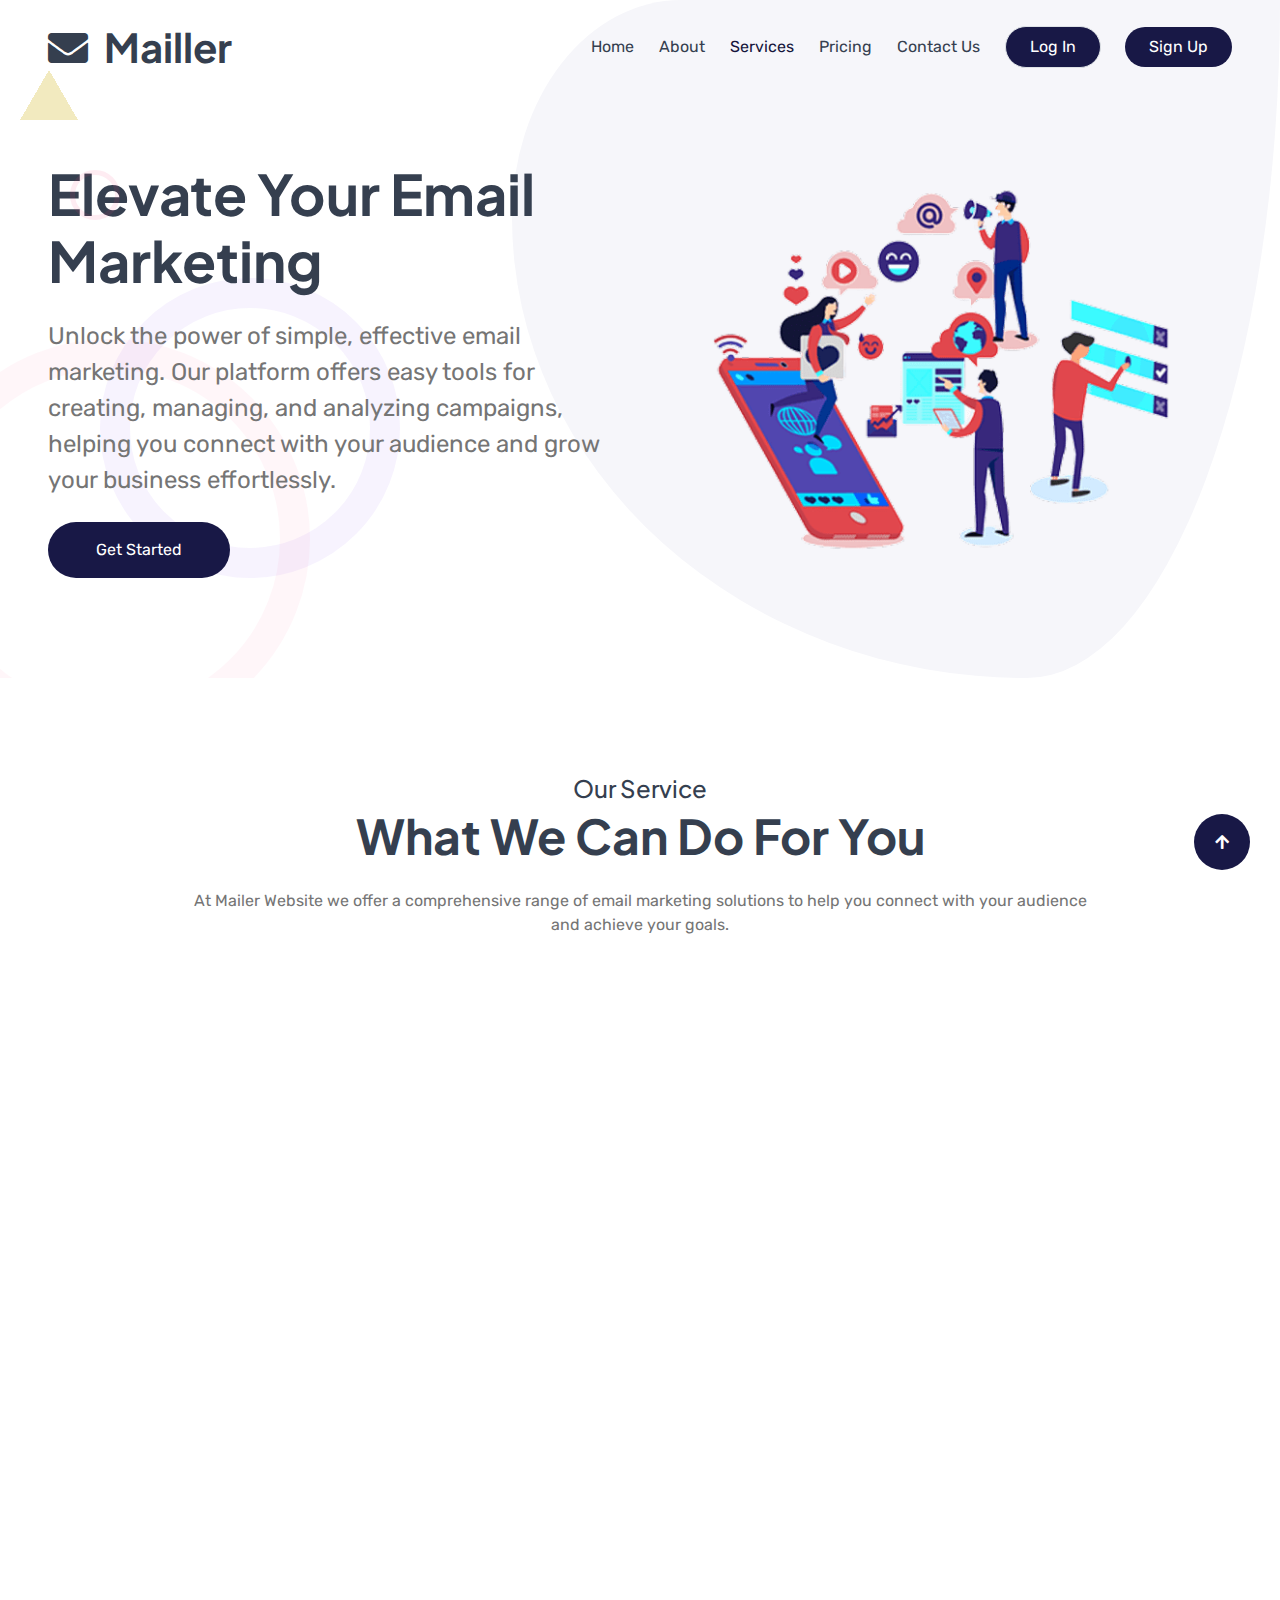
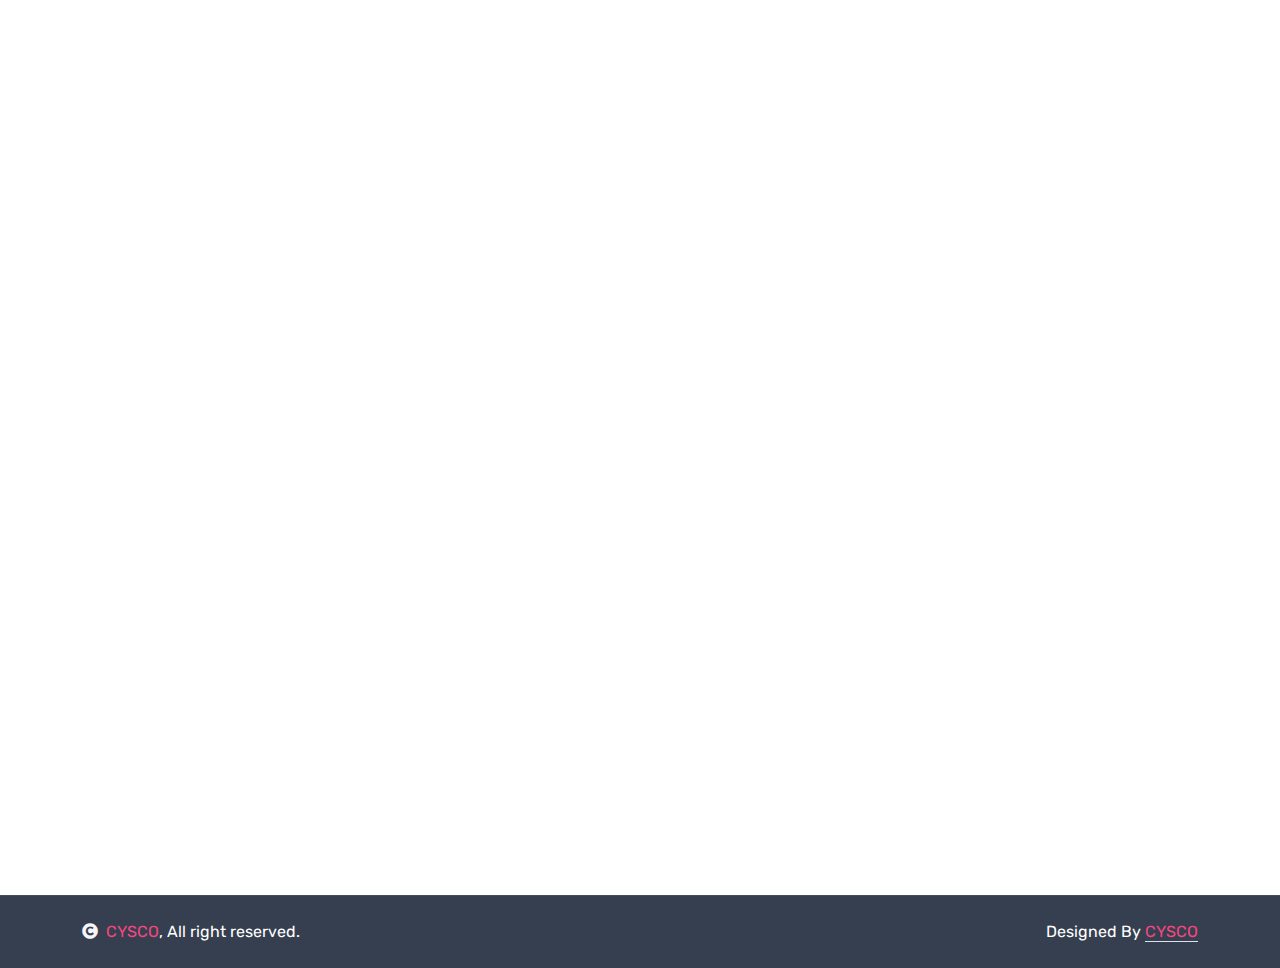
<file: Mailler-main/service.html>
<!DOCTYPE html>
<html lang="en">

    <head>
        <meta charset="utf-8">
        <title>Mailler - SaaS Website Template</title>
        <meta content="width=device-width, initial-scale=1.0" name="viewport">
        <meta content="" name="keywords">
        <meta content="" name="description">

        <!-- Google Web Fonts -->
        <link rel="preconnect" href="https://fonts.googleapis.com">
        <link rel="preconnect" href="https://fonts.gstatic.com" crossorigin>
        <link href="https://fonts.googleapis.com/css2?family=Plus+Jakarta+Sans:wght@500;600;700&family=Rubik:wght@400;500&display=swap" rel="stylesheet"> 

        <!-- Icon Font Stylesheet -->
        <link rel="stylesheet" href="https://use.fontawesome.com/releases/v5.15.4/css/all.css"/>
        <link href="https://cdn.jsdelivr.net/npm/bootstrap-icons@1.4.1/font/bootstrap-icons.css" rel="stylesheet">

        <!-- Libraries Stylesheet -->
        <link href="lib/animate/animate.min.css" rel="stylesheet">
        <link href="lib/owlcarousel/assets/owl.carousel.min.css" rel="stylesheet">
        <link href="lib/lightbox/css/lightbox.min.css" rel="stylesheet">


        <!-- Customized Bootstrap Stylesheet -->
        <link href="css/bootstrap.min.css" rel="stylesheet">

        <!-- Template Stylesheet -->
        <link href="css/style.css" rel="stylesheet">
    </head>

    <body>

        <!-- Spinner Start -->
        <div id="spinner" class="show bg-white position-fixed translate-middle w-100 vh-100 top-50 start-50 d-flex align-items-center justify-content-center">
            <div class="spinner-border text-primary" style="width: 3rem; height: 3rem;" role="status">
                <span class="sr-only">Loading...</span>
            </div>
        </div>
        <!-- Spinner End -->


        <!-- Navbar & Hero Start -->
        <div class="container-fluid p-0">
            <nav class="navbar navbar-expand-lg navbar-light bg-transparent px-4 px-lg-5 py-3 py-lg-0">
                <a href="index.html" class="navbar-brand p-0">
                    <h1 class="display-6 m-0"><i class="fas fa-envelope me-3"></i>Mailler</h1>
                    <!-- <img src="img/logo.png" alt="Logo"> -->
                </a>
                <button class="navbar-toggler" type="button" data-bs-toggle="collapse" data-bs-target="#navbarCollapse">
                    <span class="fa fa-bars"></span>
                </button>
                <div class="collapse navbar-collapse" id="navbarCollapse">
                    <div class="navbar-nav ms-auto py-0">
                        <a href="index.html" class="nav-item nav-link">Home</a>
                        <a href="about.html" class="nav-item nav-link">About</a>
                        <a href="service.html" class="nav-item nav-link active">Services</a>
                        <a href="pricing.html" class="nav-item nav-link">Pricing</a>
                        <a href="contact.html" class="nav-item nav-link">Contact Us</a>
                    </div>
                    <a href="#" class="btn btn-light border rounded-pill  py-2 px-4 me-4">Log In</a>
                    <a href="#" class="btn btn-primary rounded-pill text-white py-2 px-4">Sign Up</a>
                </div>
            </nav>
        </div>
        <!-- Navbar & Hero End -->


         <!-- Header Start -->
         <!-- <div class="container-fluid bg-breadcrumb">
            <ul class="breadcrumb-animation">
                <li></li>
                <li></li>
                <li></li>
                <li></li>
                <li></li>
                <li></li>
                <li></li>
                <li></li>
                <li></li>
                <li></li>
            </ul>
            <div class="container text-center py-5" style="max-width: 900px;">
                <h3 class="display-3 mb-4 wow fadeInDown" data-wow-delay="0.1s">Our Services</h1>
                <ol class="breadcrumb justify-content-center mb-0 wow fadeInDown" data-wow-delay="0.3s">
                    <li class="breadcrumb-item"><a href="index.html">Home</a></li>
                    <li class="breadcrumb-item"><a href="#">Pages</a></li>
                    <li class="breadcrumb-item active text-secondary">Service</li>
                </ol>    
            </div>
        </div> -->
        <!-- Header End -->

        <!-- Header -->
        <div id="header"></div>

       <!-- Service Start -->
       <div class="container-fluid service py-5">
        <div class="container py-5">
            <div class="text-center mx-auto mb-5 wow fadeInUp" data-wow-delay="0.1s" style="max-width: 900px;">
                <h4 class="mb-1 ">Our Service</h4>
                <h1 class="display-5 mb-4">What We Can Do For You</h1>
                <p class="mb-0">
                    At Mailer Website we offer a comprehensive range of email marketing solutions to help you connect with your audience and achieve your goals.</p>
            </div>
            <div class="row g-4 justify-content-center">
                <div class="col-md-6 col-lg-4 col-xl-3 wow fadeInUp" data-wow-delay="0.1s">
                    <div class="service-item text-center rounded p-4">
                        <div class="service-icon d-inline-block bg-light rounded p-4 mb-4"><i class="fas fa-mail-bulk fa-5x text-secondary"></i></div>
                        <div class="service-content">
                            <h4 class="mb-4">Custom Email Design</h4>
                            <p class="mb-4">
                                Create visually stunning emails with our library of templates or request custom designs tailored to your brand.
                            </p>
                            <a href="#" class="btn btn-light rounded-pill  py-2 px-4">Read More</a>
                        </div>
                    </div>
                </div>
                <div class="col-md-6 col-lg-4 col-xl-3 wow fadeInUp" data-wow-delay="0.3s">
                    <div class="service-item text-center rounded p-4">
                        <div class="service-icon d-inline-block bg-light rounded p-4 mb-4"><i class="fas fa-thumbs-up fa-5x text-secondary"></i></div>
                        <div class="service-content">
                            <h4 class="mb-4">Email Campaign Management </h4>
                            <p class="mb-4">
                                Plan, execute, and track email campaigns with ease using our intuitive tools and automation features. </p>
                            <a href="#" class="btn btn-light rounded-pill  py-2 px-4">Read More</a>
                        </div>
                    </div>
                </div>
                <div class="col-md-6 col-lg-4 col-xl-3 wow fadeInUp" data-wow-delay="0.5s">
                    <div class="service-item text-center rounded p-4">
                        <div class="service-icon d-inline-block bg-light rounded p-4 mb-4"><i class="fa fa-subway fa-5x text-secondary"></i></div>
                        <div class="service-content">
                            <h4 class="mb-4">Personalization & Segmentation
                            </h4>
                            <p class="mb-4">Deliver targeted messages with advanced segmentation and personalization options to maximize engagement. </p>
                            <a href="#" class="btn btn-light rounded-pill  py-2 px-4">Read More</a>
                        </div>
                    </div>
                </div>
                <div class="col-md-6 col-lg-4 col-xl-3 wow fadeInUp" data-wow-delay="0.7s">
                    <div class="service-item text-center rounded p-4">
                        <div class="service-icon d-inline-block bg-light rounded p-4 mb-4"><i class="fas fa-sitemap fa-5x text-secondary"></i></div>
                        <div class="service-content">
                            <h4 class="mb-4">Automation & Scheduling                                </h4>
                            <p class="mb-4">Save time by automating recurring emails and scheduling campaigns to reach your audience at the perfect moment. </p>
                            <a href="#" class="btn btn-light rounded-pill  py-2 px-4">Read More</a>
                        </div>
                    </div>
                </div>
                <div class="col-md-6 col-lg-4 col-xl-3 wow fadeInUp" data-wow-delay="0.1s">
                    <div class="service-item text-center rounded p-4">
                        <div class="service-icon d-inline-block bg-light rounded p-4 mb-4"><i class="fas fa-mail-bulk fa-5x text-secondary"></i></div>
                        <div class="service-content">
                            <h4 class="mb-4">Analytics & Reporting</h4>
                            <p class="mb-4">Gain insights into campaign performance with detailed analytics on open rates, clicks, and conversions.</p>
                            <a href="#" class="btn btn-light rounded-pill  py-2 px-4">Read More</a>
                        </div>
                    </div>
                </div>
                <div class="col-md-6 col-lg-4 col-xl-3 wow fadeInUp" data-wow-delay="0.3s">
                    <div class="service-item text-center rounded p-4">
                        <div class="service-icon d-inline-block bg-light rounded p-4 mb-4"><i class="fas fa-thumbs-up fa-5x text-secondary"></i></div>
                        <div class="service-content">
                            <h4 class="mb-4">Integration Services</h4>
                            <p class="mb-4">Seamlessly integrate with CRM tools, e-commerce platforms, and social media for a unified marketing approach.  </p>
                            <a href="#" class="btn btn-light rounded-pill  py-2 px-4">Read More</a>
                        </div>
                    </div>
                </div>
                <div class="col-md-6 col-lg-4 col-xl-3 wow fadeInUp" data-wow-delay="0.5s">
                    <div class="service-item text-center rounded p-4">
                        <div class="service-icon d-inline-block bg-light rounded p-4 mb-4"><i class="fa fa-subway fa-5x text-secondary"></i></div>
                        <div class="service-content">
                            <h4 class="mb-4">Transactional Emails</h4>
                            <p class="mb-4">Ensure timely delivery of essential communications, such as order confirmations, receipts, and notifications. </p>
                            <a href="#" class="btn btn-light rounded-pill  py-2 px-4">Read More</a>
                        </div>
                    </div>
                </div>
                <div class="col-md-6 col-lg-4 col-xl-3 wow fadeInUp" data-wow-delay="0.7s">
                    <div class="service-item text-center rounded p-4">
                        <div class="service-icon d-inline-block bg-light rounded p-4 mb-4"><i class="fas fa-sitemap fa-5x text-secondary"></i></div>
                        <div class="service-content">
                            <h4 class="mb-4">Customer Support                                </h4>
                            <p class="mb-4">Rely on our dedicated team for guidance, troubleshooting, and expert advice whenever you need it. </p>
                            <a href="#" class="btn btn-light rounded-pill py-2 px-4">Read More</a>
                        </div>
                    </div>
                </div>
            </div>
        </div>
    </div>
    <!-- Service End -->


   



       
        
        <!-- Copyright Start -->
        <!-- <div class="container-fluid copyright py-4">
            <div class="container ">
                <div class="row g-4 align-items-center">
                    <div class="col-md-6 text-center text-md-start mb-md-0">
                        <span class="text-white"><a href="https://www.cysco.in/"><i class="fas fa-copyright text-light me-2"></i>CYSCO</a>, All right reserved.</span>
                    </div>
                    <div class="col-md-6 text-center text-md-end text-white"> -->
                        <!--/*** This template is free as long as you keep the below author’s credit link/attribution link/backlink. ***/-->
                        <!--/*** If you'd like to use the template without the below author’s credit link/attribution link/backlink, ***/-->
                        <!--/*** you can purchase the Credit Removal License from "https://htmlcodex.com/credit-removal". ***/-->
                        <!-- Designed By  <a class="border-bottom" target="_blank" href="https://www.cysco.in/">CYSCO</a> 
                    </div>
                </div>
            </div>
        </div> -->
        <!-- Copyright End -->

         <!-- footer -->
         <div id="footer"></div>

        <!-- Back to Top -->
        <a href="#" class="btn btn-primary btn-lg-square back-to-top"><i class="fa fa-arrow-up"></i></a>   

        
    <!-- JavaScript Libraries -->
    <script src="https://ajax.googleapis.com/ajax/libs/jquery/3.6.4/jquery.min.js"></script>
    <script src="https://cdn.jsdelivr.net/npm/bootstrap@5.0.0/dist/js/bootstrap.bundle.min.js"></script>
    <script src="lib/wow/wow.min.js"></script>
    <script src="lib/easing/easing.min.js"></script>
    <script src="lib/waypoints/waypoints.min.js"></script>
    <script src="lib/counterup/counterup.min.js"></script>
    <script src="lib/owlcarousel/owl.carousel.min.js"></script>
    <script src="lib/lightbox/js/lightbox.min.js"></script>
    

    <!-- Template Javascript -->
    <script src="js/main.js"></script>
    <script src="js/footer.js"></script>
    <script src="js/header.js"></script>
    </body>

</html>
</file>
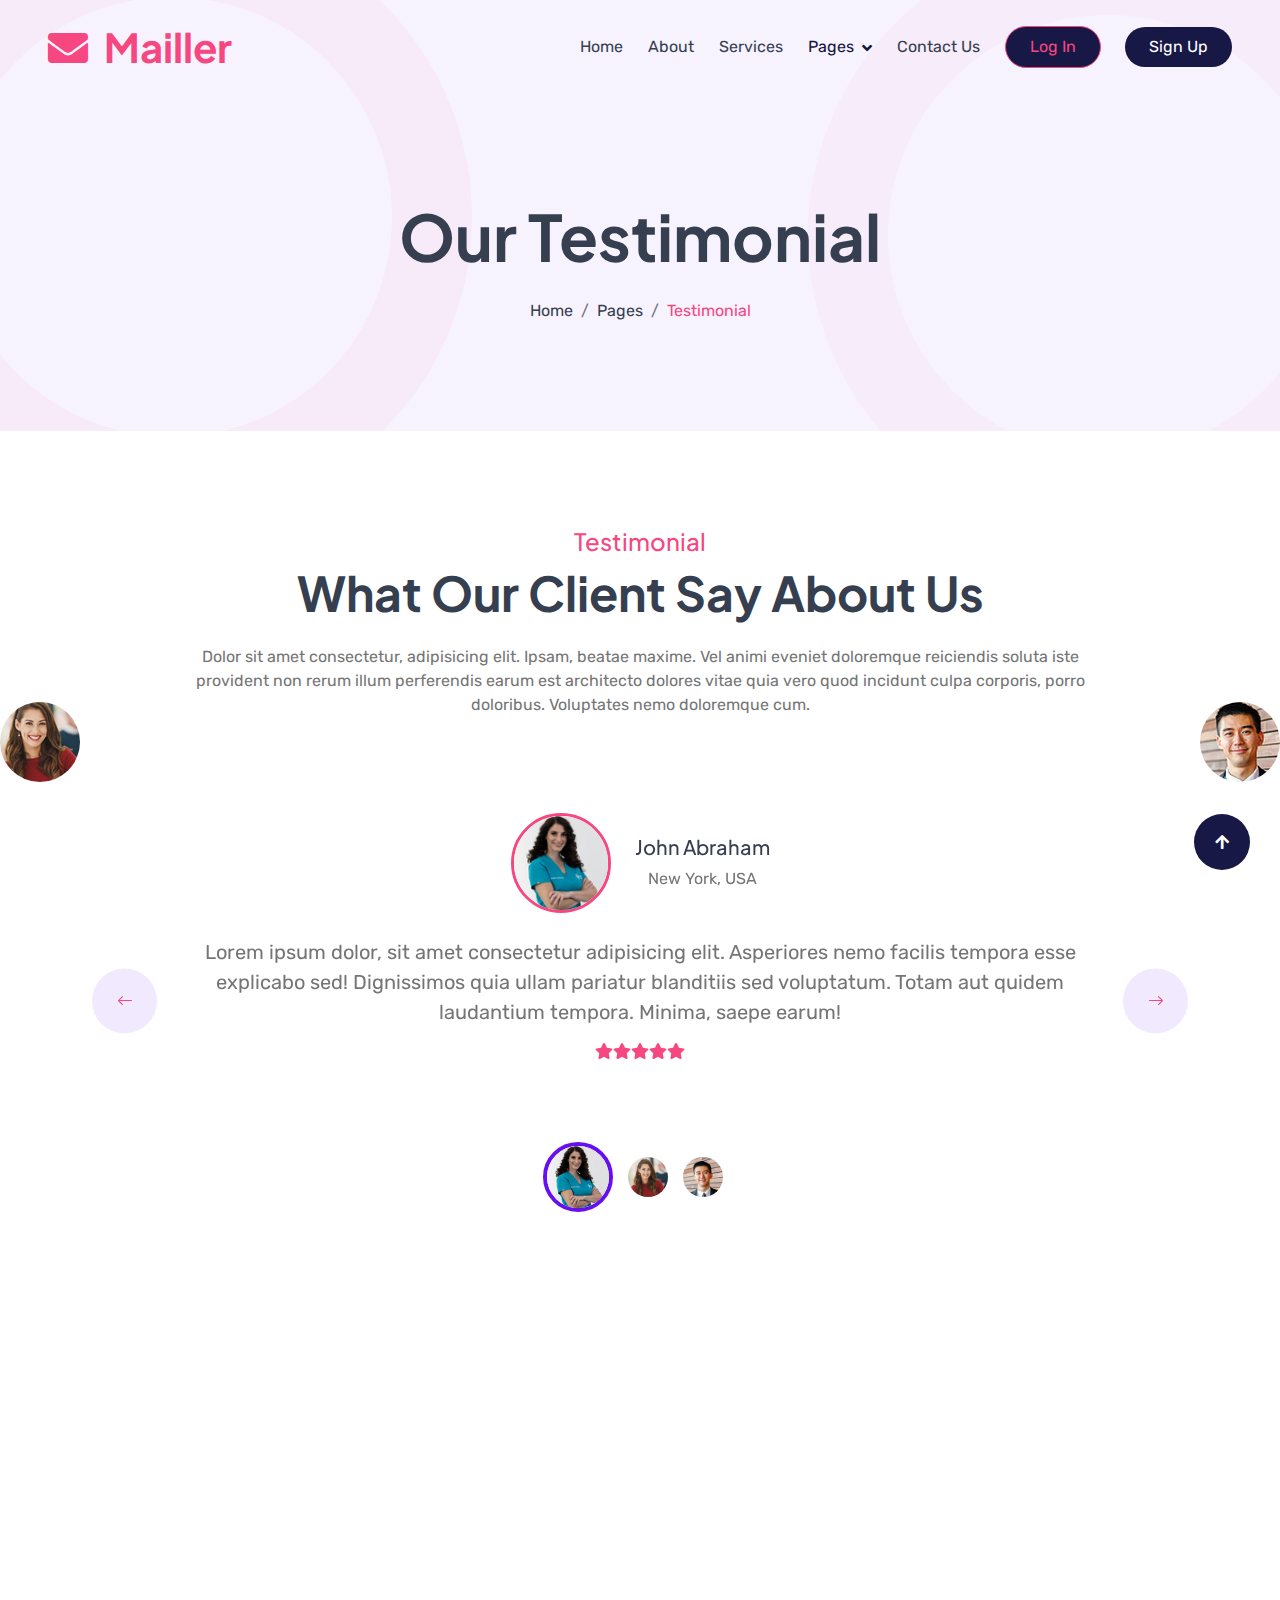
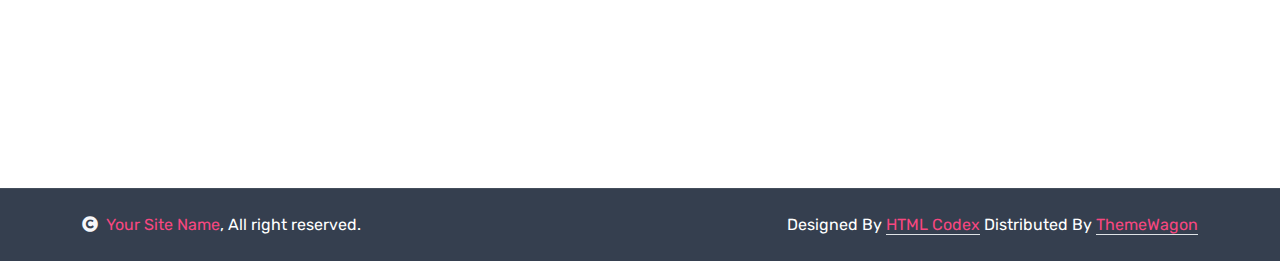
<file: Mailler-main/testimonial.html>
<!DOCTYPE html>
<html lang="en">

    <head>
        <meta charset="utf-8">
        <title>Mailler - SaaS Website Template</title>
        <meta content="width=device-width, initial-scale=1.0" name="viewport">
        <meta content="" name="keywords">
        <meta content="" name="description">

        <!-- Google Web Fonts -->
        <link rel="preconnect" href="https://fonts.googleapis.com">
        <link rel="preconnect" href="https://fonts.gstatic.com" crossorigin>
        <link href="https://fonts.googleapis.com/css2?family=Plus+Jakarta+Sans:wght@500;600;700&family=Rubik:wght@400;500&display=swap" rel="stylesheet"> 

        <!-- Icon Font Stylesheet -->
        <link rel="stylesheet" href="https://use.fontawesome.com/releases/v5.15.4/css/all.css"/>
        <link href="https://cdn.jsdelivr.net/npm/bootstrap-icons@1.4.1/font/bootstrap-icons.css" rel="stylesheet">

        <!-- Libraries Stylesheet -->
        <link href="lib/animate/animate.min.css" rel="stylesheet">
        <link href="lib/owlcarousel/assets/owl.carousel.min.css" rel="stylesheet">
        <link href="lib/lightbox/css/lightbox.min.css" rel="stylesheet">


        <!-- Customized Bootstrap Stylesheet -->
        <link href="css/bootstrap.min.css" rel="stylesheet">

        <!-- Template Stylesheet -->
        <link href="css/style.css" rel="stylesheet">
    </head>

    <body>

        <!-- Spinner Start -->
        <div id="spinner" class="show bg-white position-fixed translate-middle w-100 vh-100 top-50 start-50 d-flex align-items-center justify-content-center">
            <div class="spinner-border text-primary" style="width: 3rem; height: 3rem;" role="status">
                <span class="sr-only">Loading...</span>
            </div>
        </div>
        <!-- Spinner End -->


        <!-- Navbar & Hero Start -->
        <div class="container-fluid p-0">
            <nav class="navbar navbar-expand-lg navbar-light bg-transparent px-4 px-lg-5 py-3 py-lg-0">
                <a href="index.html" class="navbar-brand p-0">
                    <h1 class="display-6 text-primary m-0"><i class="fas fa-envelope me-3"></i>Mailler</h1>
                    <!-- <img src="img/logo.png" alt="Logo"> -->
                </a>
                <button class="navbar-toggler" type="button" data-bs-toggle="collapse" data-bs-target="#navbarCollapse">
                    <span class="fa fa-bars"></span>
                </button>
                <div class="collapse navbar-collapse" id="navbarCollapse">
                    <div class="navbar-nav ms-auto py-0">
                        <a href="index.html" class="nav-item nav-link">Home</a>
                        <a href="about.html" class="nav-item nav-link">About</a>
                        <a href="service.html" class="nav-item nav-link">Services</a>
                        <div class="nav-item dropdown">
                            <a href="#" class="nav-link dropdown-toggle active" data-bs-toggle="dropdown">Pages</a>
                            <div class="dropdown-menu m-0">
                                <a href="feature.html" class="dropdown-item">Features</a>
                                <a href="pricing.html" class="dropdown-item">Pricing</a>
                                <a href="blog.html" class="dropdown-item">Blog</a>
                                <a href="testimonial.html" class="dropdown-item active">Testimonial</a>
                                <a href="404.html" class="dropdown-item">404 Page</a>
                            </div>
                        </div>
                        <a href="contact.html" class="nav-item nav-link">Contact Us</a>
                    </div>
                    <a href="#" class="btn btn-light border border-primary rounded-pill text-primary py-2 px-4 me-4">Log In</a>
                    <a href="#" class="btn btn-primary rounded-pill text-white py-2 px-4">Sign Up</a>
                </div>
            </nav>
        </div>
        <!-- Navbar & Hero End -->


         <!-- Header Start -->
         <div class="container-fluid bg-breadcrumb mb-0">
            <ul class="breadcrumb-animation">
                <li></li>
                <li></li>
                <li></li>
                <li></li>
                <li></li>
                <li></li>
                <li></li>
                <li></li>
                <li></li>
                <li></li>
            </ul>
            <div class="container text-center py-5" style="max-width: 900px;">
                <h3 class="display-3 mb-4 wow fadeInDown" data-wow-delay="0.1s">Our Testimonial</h1>
                <ol class="breadcrumb justify-content-center mb-0 wow fadeInDown" data-wow-delay="0.3s">
                    <li class="breadcrumb-item"><a href="index.html">Home</a></li>
                    <li class="breadcrumb-item"><a href="#">Pages</a></li>
                    <li class="breadcrumb-item active text-primary">Testimonial</li>
                </ol>    
            </div>
        </div>
        <!-- Header End -->


        <!-- Testimonial Start -->
        <div class="container-fluid testimonial py-5 bg-white">
            <div class="container py-5">
                <div class="text-center mx-auto mb-5 wow fadeInUp" data-wow-delay="0.1s" style="max-width: 900px;">
                    <h4 class="text-primary">Testimonial</h4>
                    <h1 class="display-5 mb-4">What Our Client Say About Us</h1>
                    <p class="mb-0">Dolor sit amet consectetur, adipisicing elit. Ipsam, beatae maxime. Vel animi eveniet doloremque reiciendis soluta iste provident non rerum illum perferendis earum est architecto dolores vitae quia vero quod incidunt culpa corporis, porro doloribus. Voluptates nemo doloremque cum.
                    </p>
                </div>
                <div class="testimonial-carousel owl-carousel wow zoomInDown" data-wow-delay="0.2s">
                    <div class="testimonial-item" data-dot="<img class='img-fluid' src='img/testimonial-img-1.jpg' alt=''>">
                        <div class="testimonial-inner text-center p-5">
                            <div class="d-flex align-items-center justify-content-center mb-4">
                                <div class="testimonial-inner-img border border-primary border-3 me-4" style="width: 100px; height: 100px; border-radius: 50%;">
                                    <img src="img/testimonial-img-1.jpg" class="img-fluid rounded-circle" alt="">
                                </div>
                                <div>
                                    <h5 class="mb-2">John Abraham</h5>
                                    <p class="mb-0">New York, USA</p>
                                </div>
                            </div>
                            <p class="fs-7">Lorem ipsum dolor, sit amet consectetur adipisicing elit. Asperiores nemo facilis tempora esse explicabo sed! Dignissimos quia ullam pariatur blanditiis sed voluptatum. Totam aut quidem laudantium tempora. Minima, saepe earum!
                            </p>
                            <div class="text-center">
                                <div class="d-flex justify-content-center">
                                    <i class="fas fa-star text-primary"></i>
                                    <i class="fas fa-star text-primary"></i>
                                    <i class="fas fa-star text-primary"></i>
                                    <i class="fas fa-star text-primary"></i>
                                    <i class="fas fa-star text-primary"></i>
                                </div>
                            </div>
                        </div>
                    </div>
                    <div class="testimonial-item" data-dot="<img class='img-fluid' src='img/testimonial-img-2.jpg' alt=''>">
                        <div class="testimonial-inner text-center p-5">
                            <div class="d-flex align-items-center justify-content-center mb-4">
                                <div class="testimonial-inner-img border border-primary border-3 me-4" style="width: 100px; height: 100px; border-radius: 50%;">
                                    <img src="img/testimonial-img-2.jpg" class="img-fluid rounded-circle" alt="">
                                </div>
                                <div>
                                    <h5 class="mb-2">John Abraham</h5>
                                    <p class="mb-0">New York, USA</p>
                                </div>
                            </div>
                            <p class="fs-7">Lorem ipsum dolor, sit amet consectetur adipisicing elit. Asperiores nemo facilis tempora esse explicabo sed! Dignissimos quia ullam pariatur blanditiis sed voluptatum. Totam aut quidem laudantium tempora. Minima, saepe earum!
                            </p>
                            <div class="text-center">
                                <div class="d-flex justify-content-center">
                                    <i class="fas fa-star text-primary"></i>
                                    <i class="fas fa-star text-primary"></i>
                                    <i class="fas fa-star text-primary"></i>
                                    <i class="fas fa-star text-primary"></i>
                                    <i class="fas fa-star text-primary"></i>
                                </div>
                            </div>
                        </div>
                    </div>
                    <div class="testimonial-item" data-dot="<img class='img-fluid' src='img/testimonial-img-3.jpg' alt=''>">
                        <div class="testimonial-inner text-center p-5">
                            <div class="d-flex align-items-center justify-content-center mb-4">
                                <div class="testimonial-inner-img border border-primary border-3 me-4" style="width: 100px; height: 100px; border-radius: 50%;">
                                    <img src="img/testimonial-img-3.jpg" class="img-fluid rounded-circle" alt="">
                                </div>
                                <div>
                                    <h5 class="mb-2">John Abraham</h5>
                                    <p class="mb-0">New York, USA</p>
                                </div>
                            </div>
                            <p class="fs-7">Lorem ipsum dolor, sit amet consectetur adipisicing elit. Asperiores nemo facilis tempora esse explicabo sed! Dignissimos quia ullam pariatur blanditiis sed voluptatum. Totam aut quidem laudantium tempora. Minima, saepe earum!
                            </p>
                            <div class="text-center">
                                <div class="d-flex justify-content-center">
                                    <i class="fas fa-star text-primary"></i>
                                    <i class="fas fa-star text-primary"></i>
                                    <i class="fas fa-star text-primary"></i>
                                    <i class="fas fa-star text-primary"></i>
                                    <i class="fas fa-star text-primary"></i>
                                </div>
                            </div>
                        </div>
                    </div>
                </div>
            </div>
        </div>
        <!-- Testimonial End -->


        <!-- Footer Start -->
        <div class="container-fluid footer py-5 wow fadeIn" data-wow-delay="0.2s">
            <div class="container py-5">
                <div class="row g-5">
                    <div class="col-md-6 col-lg-6 col-xl-3">
                        <div class="footer-item d-flex flex-column">
                            <h4 class="text-dark mb-4">Company</h4>
                            <a href=""> Why Mailler?</a>
                            <a href=""> Our Features</a>
                            <a href=""> Our Portfolio</a>
                            <a href=""> About Us</a>
                            <a href=""> Our Blog & News</a>
                            <a href=""> Get In Touch</a>
                        </div>
                    </div>
                    <div class="col-md-6 col-lg-6 col-xl-3">
                        <div class="footer-item d-flex flex-column">
                            <h4 class="mb-4 text-dark">Quick Links</h4>
                            <a href=""> About Us</a>
                            <a href=""> Contact Us</a>
                            <a href=""> Privacy Policy</a>
                            <a href=""> Terms & Conditions</a>
                            <a href=""> Our Blog & News</a>
                            <a href=""> Our Team</a>
                        </div>
                    </div>
                    <div class="col-md-6 col-lg-6 col-xl-3">
                        <div class="footer-item d-flex flex-column">
                            <h4 class="mb-4 text-dark">Services</h4>
                            <a href=""> All Services</a>
                            <a href=""> Promotional Emails</a>
                            <a href=""> Product Updates</a>
                            <a href=""> Email Marketing</a>
                            <a href=""> Acquistion Emails</a>
                            <a href=""> Retention Emails</a>
                        </div>
                    </div>
                    <div class="col-md-6 col-lg-6 col-xl-3">
                        <div class="footer-item d-flex flex-column">
                            <h4 class="mb-4 text-dark">Contact Info</h4>
                            <a href=""><i class="fa fa-map-marker-alt me-2"></i> 123 Street, New York, USA</a>
                            <a href=""><i class="fas fa-envelope me-2"></i> info@example.com</a>
                            <a href=""><i class="fas fa-phone me-2"></i> +012 345 67890</a>
                            <a href="" class="mb-3"><i class="fas fa-print me-2"></i> +012 345 67890</a>
                            <div class="d-flex align-items-center">
                                <i class="fas fa-share fa-2x text-secondary me-2"></i>
                                <a class="btn-square btn btn-primary rounded-circle mx-1" href=""><i class="fab fa-facebook-f"></i></a>
                                <a class="btn-square btn btn-primary rounded-circle mx-1" href=""><i class="fab fa-twitter"></i></a>
                                <a class="btn-square btn btn-primary rounded-circle mx-1" href=""><i class="fab fa-instagram"></i></a>
                                <a class="btn-square btn btn-primary rounded-circle mx-1" href=""><i class="fab fa-linkedin-in"></i></a>
                            </div>
                        </div>
                    </div>
                </div>
            </div>
        </div>
        <!-- Footer End -->

        
        <!-- Copyright Start -->
        <div class="container-fluid copyright py-4">
            <div class="container">
                <div class="row g-4 align-items-center">
                    <div class="col-md-6 text-center text-md-start mb-md-0">
                        <span class="text-white"><a href="#"><i class="fas fa-copyright text-light me-2"></i>Your Site Name</a>, All right reserved.</span>
                    </div>
                    <div class="col-md-6 text-center text-md-end text-white">
                        <!--/*** This template is free as long as you keep the below author’s credit link/attribution link/backlink. ***/-->
                        <!--/*** If you'd like to use the template without the below author’s credit link/attribution link/backlink, ***/-->
                        <!--/*** you can purchase the Credit Removal License from "https://htmlcodex.com/credit-removal". ***/-->
                        Designed By <a class="border-bottom" href="https://htmlcodex.com">HTML Codex</a> Distributed By <a class="border-bottom" href="https://themewagon.com">ThemeWagon</a>
                    </div>
                </div>
            </div>
        </div>
        <!-- Copyright End -->


        <!-- Back to Top -->
        <a href="#" class="btn btn-primary btn-lg-square back-to-top"><i class="fa fa-arrow-up"></i></a>   

        
    <!-- JavaScript Libraries -->
    <script src="https://ajax.googleapis.com/ajax/libs/jquery/3.6.4/jquery.min.js"></script>
    <script src="https://cdn.jsdelivr.net/npm/bootstrap@5.0.0/dist/js/bootstrap.bundle.min.js"></script>
    <script src="lib/wow/wow.min.js"></script>
    <script src="lib/easing/easing.min.js"></script>
    <script src="lib/waypoints/waypoints.min.js"></script>
    <script src="lib/counterup/counterup.min.js"></script>
    <script src="lib/owlcarousel/owl.carousel.min.js"></script>
    <script src="lib/lightbox/js/lightbox.min.js"></script>
    

    <!-- Template Javascript -->
    <script src="js/main.js"></script>
    </body>

</html>
</file>
<file: Mailler-main/css/style.css>
/*** Spinner Start ***/
/*** Spinner ***/
#spinner {
    opacity: 0;
    visibility: hidden;
    transition: opacity .5s ease-out, visibility 0s linear .5s;
    z-index: 99999;
}

#spinner.show {
    transition: opacity .5s ease-out, visibility 0s linear 0s;
    visibility: visible;
    opacity: 1;
}
/*** Spinner End ***/

.back-to-top {
    position: fixed;
    right: 30px;
    bottom: 30px;
    display: flex;
    width: 45px;
    height: 45px;
    align-items: center;
    justify-content: center;
    transition: 0.5s;
    z-index: 99;
}

/*** Button Start ***/
.btn {
    font-weight: 600;
    transition: .5s;
}

.btn-square {
    width: 32px;
    height: 32px;
}

.btn-sm-square {
    width: 34px;
    height: 34px;
}

.btn-md-square {
    width: 44px;
    height: 44px;
}

.btn-lg-square {
    width: 56px;
    height: 56px;
}

.btn-square,
.btn-sm-square,
.btn-md-square,
.btn-lg-square {
    padding: 0;
    display: flex;
    align-items: center;
    justify-content: center;
    font-weight: normal;
    border-radius: 50%;
}

.btn.btn-primary {
    /* background: var(--bs-primary) !important;
    color: var(--bs-white) !important; */
    color: white;
    background-color: rgb(24, 24, 70);
    border: none;
    font-weight: 400;
    transition: 0.5s;
}

.btn.btn-primary:hover {
    /* background: var(--bs-white) !important;
    color: var(--bs-primary) !important; */
    color: white !important ;
    background-color: rgb(145, 145, 188) !important;
}

.btn.btn-light {
    /* background: var(--bs-light) !important;
    color: var(--bs-primary) !important; */
    color: white;
    background-color: rgb(24, 24, 70);
    font-weight: 400;
    transition: 0.5s;
}

.btn.btn-light:hover {
    color: white  ;
    background-color: rgb(66, 66, 118) ;
}


.RotateMoveLeft {
    position: relative;
    animation: RotateMoveLeft 10s linear infinite;
}

.RotateMoveRight {
    position: relative;
    animation: RotateMoveLeft 10s linear infinite;
}
.navbar-toggler{
    border: rgb(24, 24, 70);
    color: rgb(24, 24, 70);
}

@keyframes RotateMoveLeft {
    0%   {left: 0px;}
    50%   {left: 40px;}
    100%  {left: 0px;}
}

@keyframes RotateMoveRight {
    0%   {right: 0px;}
    50%   {right: 40px;}
    100%  {right: 0px;}
}


/*** Navbar ***/
.navbar-light .navbar-nav .nav-link {
    margin-right: 25px;
    padding: 35px 0;
    color: var(--bs-dark) !important;
    font-size: 16px;
    font-weight: 400;
    outline: none;
    transition: .5s;
}

.sticky-top.navbar-light .navbar-nav .nav-link {
    padding: 20px 0;
    color: var(--dark) !important;
}

.navbar-light .navbar-nav .nav-link:hover,
.navbar-light .navbar-nav .nav-link.active {
    color: rgb(21, 21, 59) !important;
} 
/* .navbar-light .navbar-nav .nav-link:hover,
.navbar-light .navbar-nav .nav-link.active {
    color: var(--bs-primary) !important;
} */

.navbar-light .navbar-brand img {
    max-height: 50px;
    transition: .5s;
}

.sticky-top.navbar-light .navbar-brand img {
    max-height: 45px;
}

.navbar .dropdown-toggle::after {
    border: none;
    content: "\f107";
    font-family: "Font Awesome 5 Free";
    font-weight: 600;
    vertical-align: middle;
    margin-left: 8px;
}

@media (min-width: 1200px) {
    .navbar .nav-item .dropdown-menu {
        display: block;
        visibility: hidden;
        top: 100%;
        transform: rotateX(-75deg);
        transform-origin: 0% 0%;
        border: 0;
        border-radius: 10px;
        transition: .5s;
        opacity: 0;
    }
}

.dropdown .dropdown-menu a:hover {
    background: var(--bs-primary);
    color: var(--bs-white);
}

.navbar .nav-item:hover .dropdown-menu {
    transform: rotateX(0deg);
    visibility: visible;
    background: var(--bs-light) !important;
    transition: .5s;
    opacity: 1;
}

.collapse.navbar-collapse {
    transition: 0.5s;
}

@media (max-width: 992px) {
    nav.bg-transparent {
        position: absolute;
        width: 100%;
        background: transparent !important;
    }

    .navbar.navbar-expand-lg button span {
        position: relative;
        z-index: 99;
    }

    .navbar {
        position: relative;
        background: var(--bs-light);
        z-index: 2;
    }

    .sticky-top.navbar-light {
        position: relative;
        background: var(--bs-white) !important;
        padding: 0 20px 20px 20px !important;
    }

    .sticky-top.navbar-light {
        background: transparent;
    }

    nav.navbar {
        padding: 0 30px 30px 0;
    }

    .navbar.navbar-expand-lg .navbar-toggler {
        padding: 10px 20px;
        /* border: 1px solid var(--bs-primary);
        color: var(--bs-primary); */
        border:1px solid rgb(24, 24, 70);
    }

    .navbar-light .navbar-collapse {
        margin-top: 15px;
        border-top: 1px solid #DDDDDD;
    }

    .navbar-light .navbar-nav .nav-link,
    .sticky-top.navbar-light .navbar-nav .nav-link {
        padding: 10px 0;
        margin-left: 0;
        color: var(--bs-dark) !important;
    }


    .navbar-light .navbar-brand img {
        max-height: 45;
    }

    .hero-header {
        margin-top: -100px !important;
    }
}

@media (min-width: 992px) {
    .navbar-light {
        position: absolute;
        width: 100%;
        top: 0;
        left: 0;
        background: transparent !important;
        z-index: 999;
    }
    
    .sticky-top.navbar-light {
        position: fixed;
        background: var(--bs-light) !important;
    }
}
/*** Navbar End ***/

/*** Single Page Hero Header Start ***/
.bg-breadcrumb {
    position: relative;
    overflow: hidden;
    background: linear-gradient(rgba(102, 16, 242, 0.05), rgba(102, 16, 242, 0.05));
    background-position: center center;
    background-repeat: no-repeat;
    background-size: cover;
    padding: 150px 0 60px 0;
    margin-bottom: 6rem;
    transition: 0.5s;
}

.bg-breadcrumb::after {
    content: "";
    position: absolute;
    bottom: -20%;
    left: -10%;
    width: 600px;
    height: 600px;
    border-radius: 300px;
    border: 80px solid rgba(247, 71, 128, 0.05);
    background: transparent;
    animation: RotateMoveSingle 5s linear infinite;
    z-index: -1;
}

.bg-breadcrumb .breadcrumb {
    position: relative;
    z-index: 2;
}


@keyframes RotateMoveSingle {
    0% {
        -webkit-transform: rotateZ(0deg) rotate(0deg) translate3d(0, 1%, 0) rotateZ(0deg);
        transform: rotateZ(0deg) rotate(0deg) translate3d(0, 1%, 0) rotateZ(0deg);
    }
      100% {
        -webkit-transform: rotateZ(360deg) rotate(360deg) translate3d(0, 1%, 0) rotateZ(-360deg);
        transform: rotateZ(360deg) rotate(360deg) translate3d(0, 1%, 0) rotateZ(-360deg);
    }

    0% {bottom: 0px;}
    50%   {left: -10px;}
    75%   {bottom: 10%;}
    100%  {bottom: 0px;}
}

.bg-breadcrumb::before {
    content: "";
    position: absolute;
    top: -15%;
    right: -10%;
    width: 600px;
    height: 600px;
    border-radius: 300px;
    border: 80px solid rgba(247, 71, 128, 0.04);
    background: transparent;
    animation: RotateMoveSingle 5s linear infinite;
    z-index: -1;
}

@keyframes RotateMoveSingle {
    0% {
        -webkit-transform: rotateZ(0deg) rotate(0deg) translate3d(0, 1%, 0) rotateZ(0deg);
        transform: rotateZ(0deg) rotate(0deg) translate3d(0, 1%, 0) rotateZ(0deg);
    }
      100% {
        -webkit-transform: rotateZ(360deg) rotate(360deg) translate3d(0, 1%, 0) rotateZ(-360deg);
        transform: rotateZ(360deg) rotate(360deg) translate3d(0, 1%, 0) rotateZ(-360deg);
    }

    0% {top: 0px;}
    50%   {top: 10%;}
    100%  {top: 0px;}
}

@media (max-width: 992px) {
    .bg-breadcrumb {
        padding-top: 100px !important;
    }
}

.bg-breadcrumb .breadcrumb-item a {
    color: var(--bs-dark) !important;
}


.breadcrumb-animation {
    position: absolute;
    top: 0;
    left: 0;
    width: 100%;
    height: 100%;
    overflow: hidden;
}

.breadcrumb-animation li {
    position: absolute;
    display: block;
    list-style: none;
    width: 20px;
    height: 20px;
    background: rgba(102, 16, 242, 0.07);
    animation: animate 25s linear infinite;
    bottom: -150px;
    
}

.breadcrumb-animation li:nth-child(1) {
    left: 25%;
    width: 80px;
    height: 80px;
    animation-delay: 0s;
}


.breadcrumb-animation li:nth-child(2) {
    left: 10%;
    width: 20px;
    height: 20px;
    animation-delay: 2s;
    animation-duration: 12s;
}

.breadcrumb-animation li:nth-child(3) {
    left: 70%;
    width: 20px;
    height: 20px;
    animation-delay: 4s;
}

.breadcrumb-animation li:nth-child(4) {
    left: 40%;
    width: 60px;
    height: 60px;
    animation-delay: 0s;
    animation-duration: 18s;
}

.breadcrumb-animation li:nth-child(5) {
    left: 65%;
    width: 20px;
    height: 20px;
    animation-delay: 0s;
}

.breadcrumb-animation li:nth-child(6) {
    left: 75%;
    width: 110px;
    height: 110px;
    animation-delay: 3s;
}

.breadcrumb-animation li:nth-child(7) {
    left: 35%;
    width: 150px;
    height: 150px;
    animation-delay: 7s;
}

.breadcrumb-animation li:nth-child(8) {
    left: 50%;
    width: 25px;
    height: 25px;
    animation-delay: 15s;
    animation-duration: 45s;
}

.breadcrumb-animation li:nth-child(9) {
    left: 20%;
    width: 15px;
    height: 15px;
    animation-delay: 2s;
    animation-duration: 35s;
}

.breadcrumb-animation li:nth-child(10) {
    left: 85%;
    width: 150px;
    height: 150px;
    animation-delay: 0s;
    animation-duration: 11s;
}

@keyframes animate {

    0%{
        transform: translateY(0) rotate(0deg);
        opacity: 1;
        border-radius: 0;
    }

    100%{
        transform: translateY(-1000px) rotate(720deg);
        opacity: 0;
        border-radius: 50%;
    }

}
/*** Single Page Hero Header End ***/


/*** Hearo Header Start ***/
.header::after {
    position: absolute;
    content: "";
    top: 0;
    right: 0;
    width: 60%;
    height: 100%;
    background: var(--bs-light);
    border-radius: 22% 78% 33% 67% / 32% 0% 100% 68%;
    animation: bgMove 5s linear infinite;
    z-index: -1;
}

@keyframes bgMove {
    0%   {right: 0px;}
    50%   {right: 20px;}
    100%  {right: 0px;}
}

.header::before {
    content: "";
    position: absolute;
    bottom: -9%;
    left: -7%;
    width: 400px;
    height: 400px;
    border-radius: 200px;
    border: 30px solid rgba(247, 71, 128, 0.05);
    background: transparent;
    animation: RotateMoveHeader 5s linear infinite;
    z-index: -1;

}

@keyframes RotateMoveHeader {
    0% {
        -webkit-transform: rotateZ(0deg) rotate(0deg) translate3d(0, 1%, 0) rotateZ(0deg);
        transform: rotateZ(0deg) rotate(0deg) translate3d(0, 1%, 0) rotateZ(0deg);
    }
      100% {
        -webkit-transform: rotateZ(360deg) rotate(360deg) translate3d(0, 1%, 0) rotateZ(-360deg);
        transform: rotateZ(360deg) rotate(360deg) translate3d(0, 1%, 0) rotateZ(-360deg);
    }


    0% {bottom: 0px;}
    50%   {left: -10px;}
    75%   {bottom: 9%;}
    100%  {bottom: 0px;}
}

.hero-header {
    padding-top: 160px;
    padding-bottom: 100px;
    position: relative;
}

.hero-header::after {
    content: "";
    position: absolute;
    left: 100px;
    bottom: 100px;
    width: 58px;
    height: 50px;
    background: url(../img/sty-1.png) center center no-repeat;
    animation: RotateMoveSty-3 45s linear infinite;
    transition: 0.5s;
    z-index: -1;
    
}

@keyframes RotateMoveSty-3 {
    0%   {left: 100px;}
    40%   {bottom: -0px;}
    50%   {left: 700px;}
    70%   {bottom: 500px;}
    80%   {left: 400px;}
    95%   {bottom: -0px;}
    100%  {left: 100px;}
}

.hero-header::before {
    content: "";
    position: absolute;
    left: 100px;
    bottom: 100px;
    width: 300px;
    height: 300px;
    border-radius: 150px;
    border: 30px solid rgba(102, 16, 242, 0.05);
    background: transparent;
    animation: RotateMoveSty-4 45s linear infinite;
    transition: 0.5s;
    z-index: -1;
    
}

@keyframes RotateMoveSty-4 {
    0%   {left: 100px;}
    40%   {bottom: -0px;}
    50%   {left: 700px;}
    70%   {bottom: 500px;}
    80%   {left: 400px;}
    95%   {bottom: -0px;}
    100%  {left: 100px;}
}


.hero-header .rotate-img {
    position: absolute;
    top: 70px;
    left: 20px;
}

.hero-header .rotate-img .rotate-sty-2 {
    position: absolute;
    top: 100px;
    left: 50px;
    width: 50px;
    height: 50px;
    border-radius: 30px;
    border: 5px solid rgba(247, 71, 128, 0.1);
    background: transparent;
    animation: RotateMoveSty-2 45s linear infinite;
    transition: 0.5s;

}

@keyframes RotateMoveSty-2 {
    0%   {left: 0px;}
    40%   {top: -30px;}
    50%   {left: 500px;}
    70%   {top: 200px;}
    80%   {left: 100px;}
    95%   {top: -30px;}
    100%  {left: 0px;}
}

.hero-header .rotate-img img {
    position: relative;
    animation: RotateMove 30s linear infinite;
    z-index: -1;
}

@keyframes RotateMove {
    0%   {left: 0px;}
    50%   {left: 200px;}
    100%  {left: 0px;}
}


@media (max-width: 992px) {
    .hero-header {
        padding-top: 280px;
        
    }

    .hero-header .rotate-img img {
        margin-top: 100px;
    }
   
}
/*** Hero Header End ***/


/*** Service Start ***/
.service .service-item {
    box-shadow: 0 0 45px rgba(0, 0, 0, 0.1);
}

.service .service-item,
.service .service-item .service-icon,
.service .service-item a {
    transition: 0.5s;
}

.service .service-item:hover {
    background: rgba(102, 16, 242, 0.09);
    border: 1px ;
}


.service .service-item:hover .service-icon,
.service .service-item:hover a {
    /* background: var(--bs-white) !important; */
    background-color: rgb(35, 35, 69);
    
}

.service .service-item:hover a:hover {
    /* background: var(--bs-primary) !important; */
    /* color: var(--bs-white); */
    color: rgb(35, 35, 69);
}
.service .btn.btn-light:hover{
    background-color: white;
    color: aliceblue;
}

/*** Service End ***/


/*** Features Start ***/
.feature .feature-img {
    background: var(--bs-light);
    border-radius: 58% 42% 21% 79% / 30% 29% 71% 70%;
}
/*** Features End ***/


/*** Pricing Start ***/
.price .price-item {
    position: relative;
    overflow: hidden;
    transition: 0.5s;
}

.price .price-item:hover {
    background: var(--bs-white) !important;
    box-shadow: 0 0 45px rgba(0, 0, 0, 0.2);
}

.price .price-item .pice-item-offer {
    position: absolute;
    width: 200px;
    height: 110px;
    top: -45px;
    right: -80px;
    background: var(--bs-primary) !important;
    color: var(--bs-white);
    transform: rotate(42deg);
    display: flex;
    align-items: end;
    justify-content: center;
    padding-bottom: 10px;
}
/*** Pricing End ***/


/*** Blog Start ***/
.blog .blog-item {
    border-radius: 10px;
}

.blog .blog-item .blog-img {
    position: relative;
    overflow: hidden;
    background: rgba(102, 16, 242, 0.2);
    border-top-right-radius: 10px;
    border-top-left-radius: 10px;
}

.blog .blog-item .blog-img .blog-info {
    position: absolute;
    width: 100%;
    height: 100%;
    bottom: 0;
    left: 0;
    padding: 20px;
    background: rgba(102, 16, 242, 0.2);
    color: var(--bs-white) !important;
    display: flex;
    align-items: end;
    justify-content: space-between;
    transition: 0.5s;
}

.blog .blog-item .blog-img:hover .blog-info {
    background: rgba(0, 0, 0, .4);
}


.blog .blog-item .blog-content {
    border-bottom-left-radius: 10px;
    border-bottom-right-radius: 10px;
}

.blog .blog-item .blog-img img {
    transition: 0.5s;
}

.blog .blog-item .blog-img:hover img {
    transform: scale(1.3);
}
/*** Blog End ***/


/*** Testimonial Start ***/
.testimonial {
    position: relative;
    background: var(--bs-light);
    overflow: hidden;
    z-index: 1;
}
.testimonial::after {
    content: "";
    position: absolute;
    top: 30%;
    left: 0;
    width: 80px;
    height: 80px;
    border-radius: 40px;
    background: url(../img/testimonial-img-2.jpg) center center no-repeat;
    animation: TestimonialMoveLeft 100s linear infinite;
    z-index: -1;

}

.testimonial::before {
    content: "";
    position: absolute;
    top: 30%;
    right: 0;
    width: 80px;
    height: 80px;
    border-radius: 40px;
    background: url(../img/testimonial-img-3.jpg) center center no-repeat;
    animation: TestimonialMoveRight 100s linear infinite;
    z-index: -1;

}

@keyframes TestimonialMoveLeft {
    0%   {left: 0px;}
    25%   {top: 100px;}
    50%   {left: 100%;}
    75%   {top: 80%;}
    100%  {left: 0px;}
}

@keyframes TestimonialMoveRight {
    0%   {right: 0px;}
    25%   {top: 100px;}
    50%   {right: 100%;}
    75%   {top: 80%;}
    100%  {right: 0px;}
}

.testimonial .testimonial-carousel.owl-carousel {
    position: relative;
    padding: 0 35px;
    transition: 0.5s;
}

.testimonial .testimonial-carousel .owl-nav .owl-prev {
    position: absolute;
    top: 50%;
    left: 10px;
    transform: translateY(-50%);
    width: 65px;
    height: 65px;
    border-radius: 40px;
    display: flex;
    align-items: center;
    justify-content: center;
    background: rgba(102, 16, 242, 0.09);
    color: var(--bs-primary);
    transition: 0.5s;
}

.testimonial .testimonial-carousel .owl-nav .owl-next {
    position: absolute;
    top: 50%;
    right: 10px;
    transform: translateY(-50%);
    width: 65px;
    height: 65px;
    border-radius: 40px;
    display: flex;
    align-items: center;
    justify-content: center;
    background: rgba(102, 16, 242, 0.09);
    color: var(--bs-primary);
    transition: 0.5s;
}


.testimonial .testimonial-carousel .owl-nav .owl-prev:hover,
.testimonial .testimonial-carousel .owl-nav .owl-next:hover {
    background: var(--bs-primary);
    color: var(--bs-white) !important;
}


.testimonial-carousel .owl-dots {
    width: 100%;
    height: 120px;
    display: flex;
    align-items: center;
    justify-content: center;
    margin-top: 10px;
    transition: 0.5s;
}

.testimonial-carousel .owl-dots .owl-dot img {
    width: 40px;
    height: 40px;
    border-radius: 20px;
    margin-right: 15px;
    transition: 0.5s;
}

.testimonial-carousel .owl-dots .owl-dot.active img {
    width: 70px;
    height: 70px;
    border-radius: 40px;
    border: 4px solid var(--bs-secondary);
}

@media (min-width: 900px) {
    .testimonial .testimonial-carousel .testimonial-item .testimonial-inner p.fs-7 {
        font-size: 20px;
    }
}

@media (max-width: 576px) {
    .testimonial .testimonial-carousel.owl-carousel {
        padding: 0;
    }

    .testimonial .testimonial-carousel .owl-nav .owl-prev {
        margin-top: -250px;
        margin-left: -15px;
    }

    .testimonial .testimonial-carousel .owl-nav .owl-next {
        margin-top: -250px;
        margin-right: -15px;
    }
}
/*** Testimonial End ***/

/*** Contact Start ***/
.contact {
    position: relative;
    overflow: hidden;
    transition: 0.5s;
    z-index: 1;
}

.contact::after {
    content: "";
    position: absolute;
    top: 10%;
    left: -1%;
    width: 400px;
    height: 400px;
    border-radius: 200px;
    border: 60px solid rgba(102, 16, 242, 0.05);
    background: transparent;
    animation: ContactMoveLeft 50s linear infinite;
    z-index: 1;
}

@keyframes ContactMoveLeft {
    0%   {left: 0px;}
    25%   {top: 100px;}
    50%   {left: 90%;}
    75%   {top: 80%;}
    100%  {left: 0px;}
}

.contact::before {
    content: "";
    position: absolute;
    top: 10%;
    right: -1%;
    width: 400px;
    height: 400px;
    border-radius: 200px;
    border: 60px solid rgba(102, 16, 242, 0.05);
    background: transparent;
    animation: ContactMoveRight 50s linear infinite;
    z-index: 1;
}

@keyframes ContactMoveRight {
    0%   {right: 0px;}
    25%   {top: 100px;}
    50%   {right: 90%;}
    75%   {top: 80%;}
    100%  {right: 0px;}
}
/*** Contact End ***/


/*** Footer Start ***/
.footer {
    background: linear-gradient(rgba(35, 17, 236, 0.116), rgba(103, 16, 242, 0.122));
    background-position: center center;
    background-repeat: no-repeat;
    background-size: cover;
}
.footer .footer-item a {
    line-height: 35px;
    /* color: var(--bs-dark); */
    color: rgb(26, 26, 78);
    transition: 0.5s;
}

.footer .footer-item p {
    line-height: 35px;
}

.footer .footer-item a:hover {
    letter-spacing: 2px;
    color: var(--bs-primary);
    color:rgb(71, 71, 118);
}

/*** Footer End ***/

/*** copyright Start ***/
.copyright {
    border-top: 1px solid rgba(255, 255, 255, 0.08);
    background: var(--bs-dark) !important;
}
/*** copyright end ***/

a{
    text-decoration: none;
  
}
</file>
